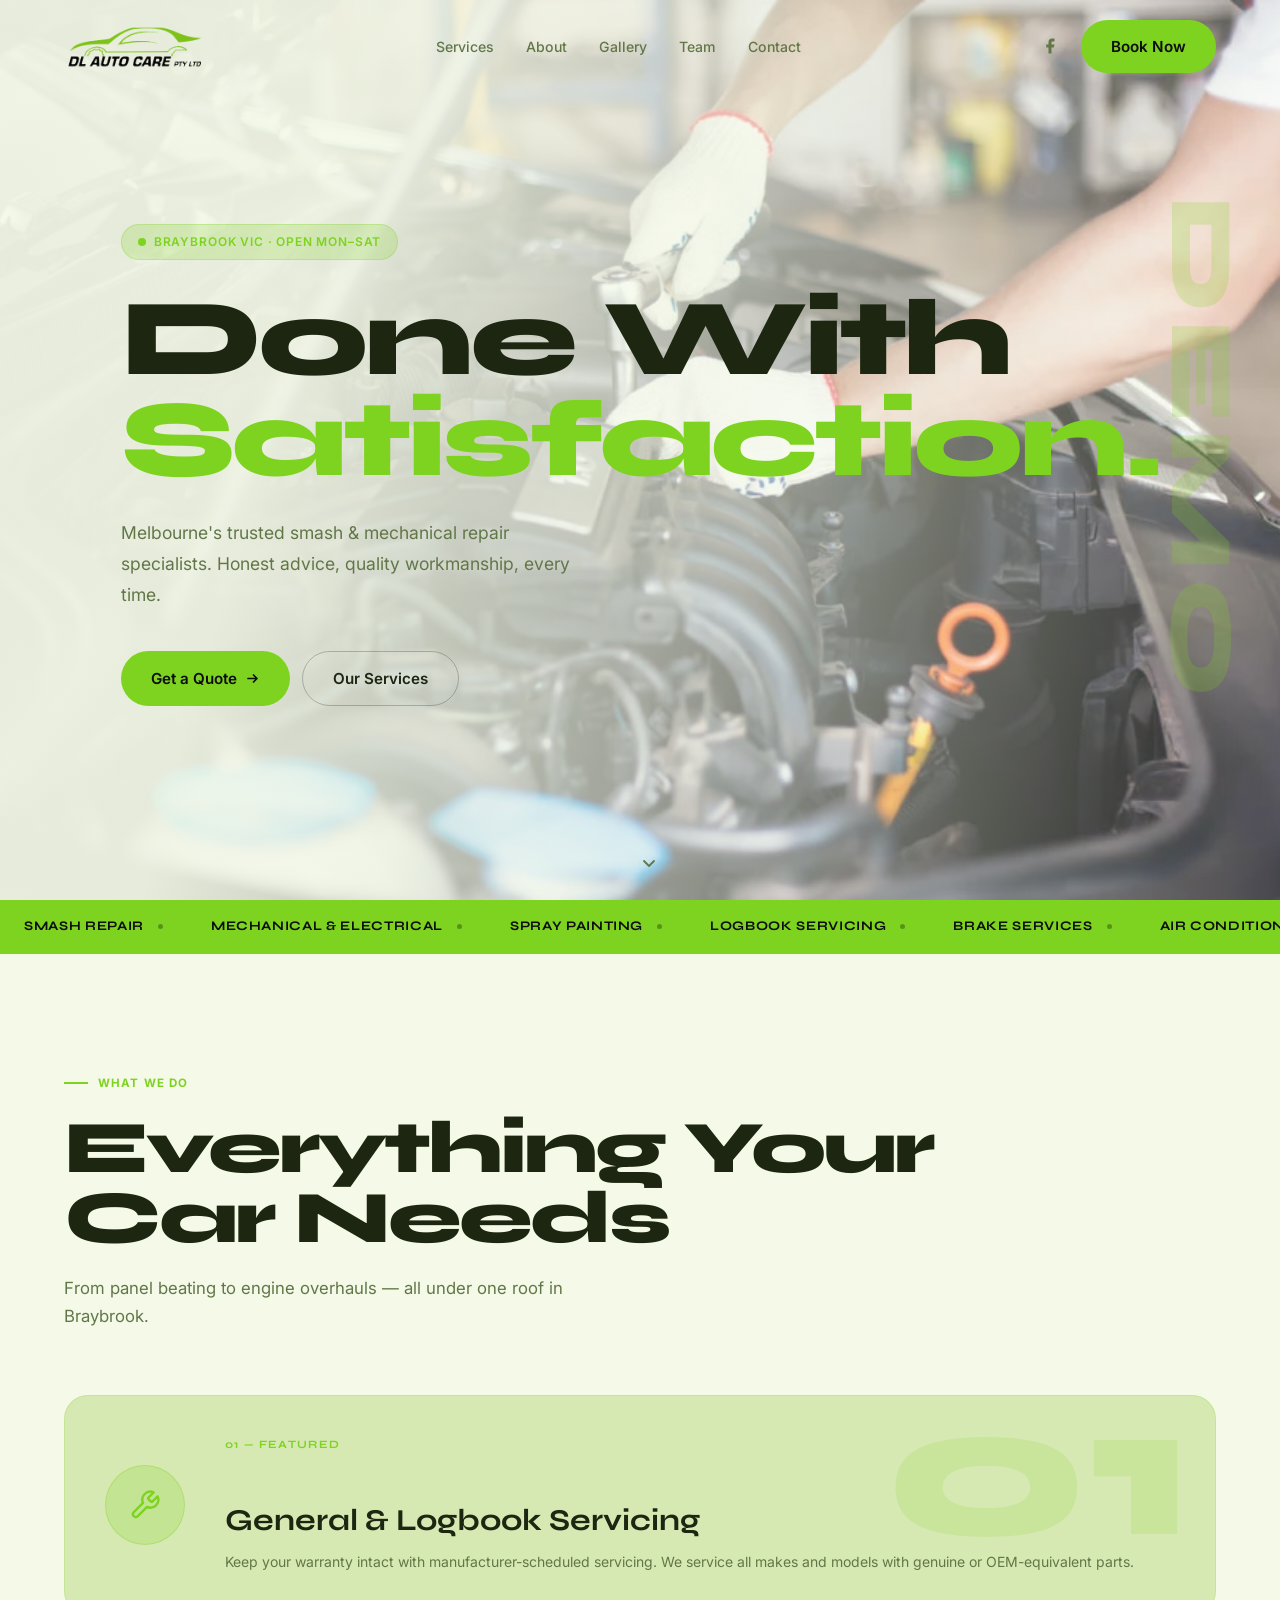
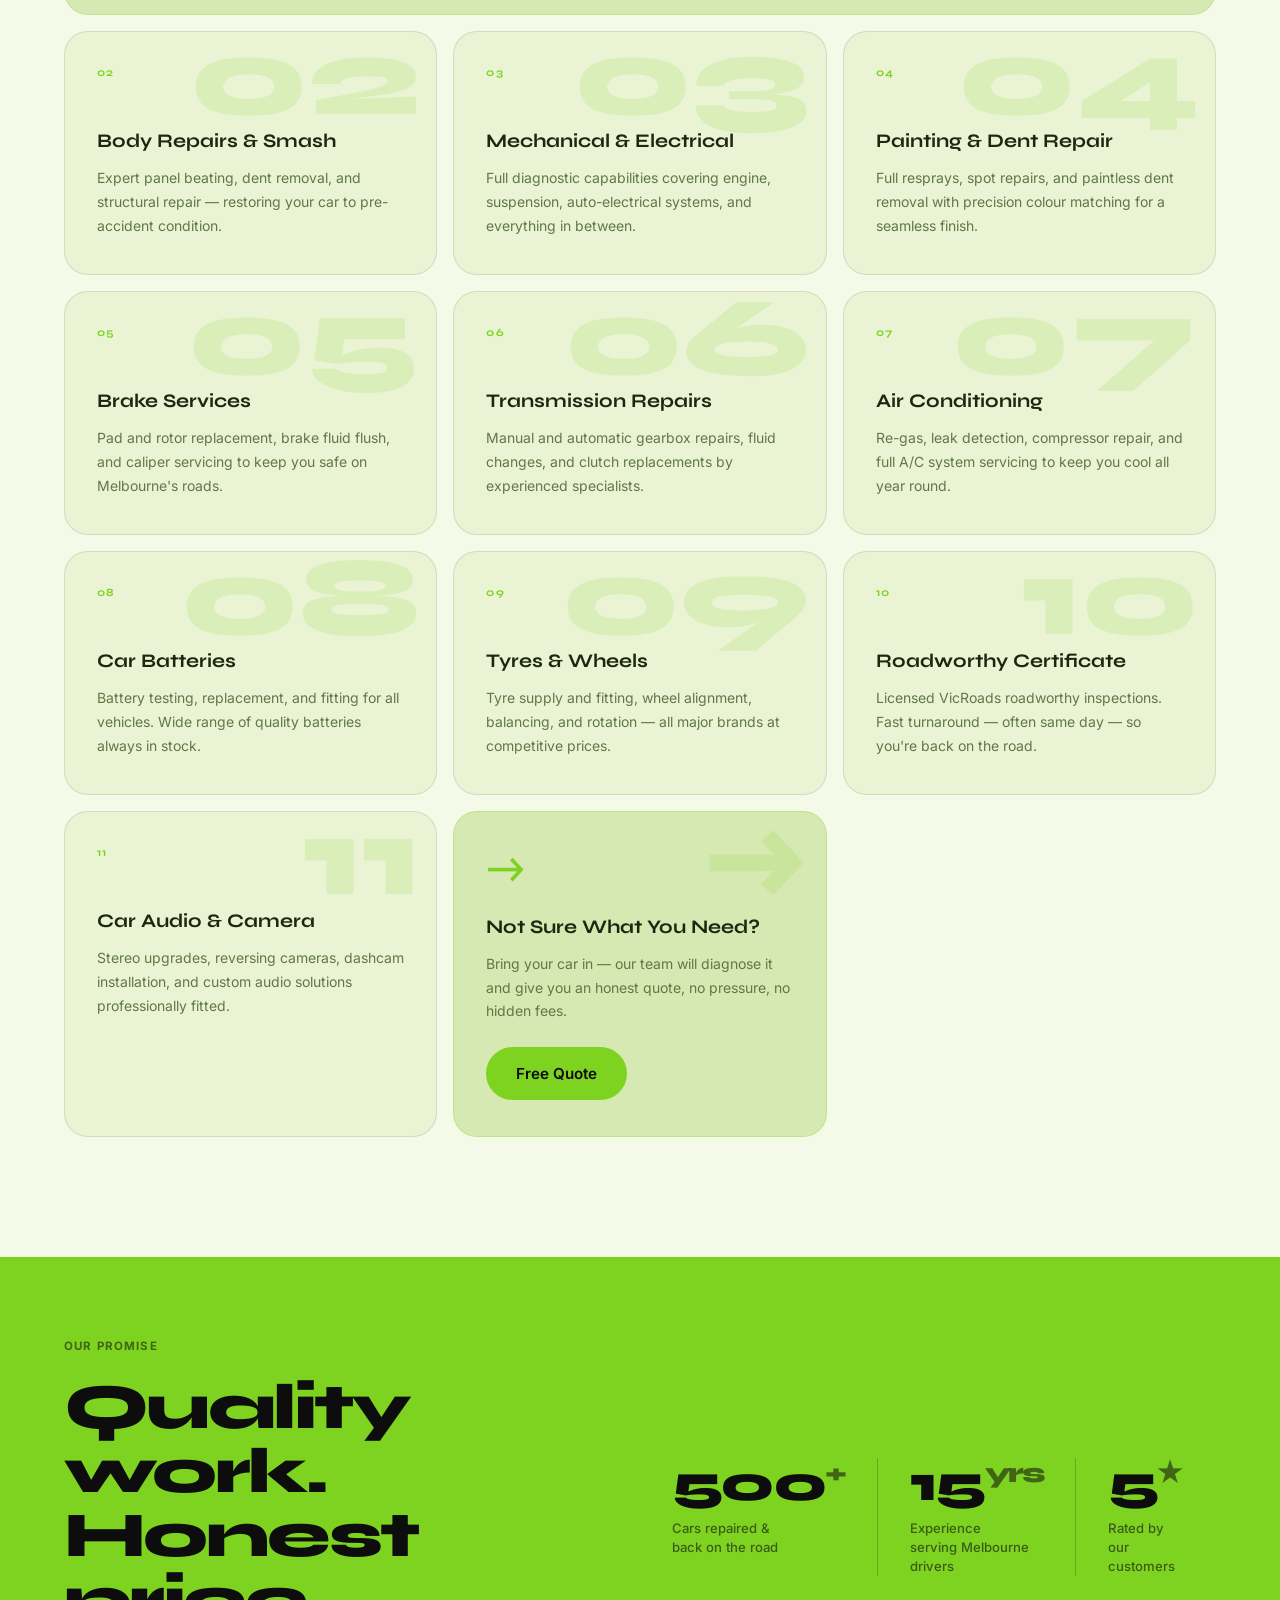
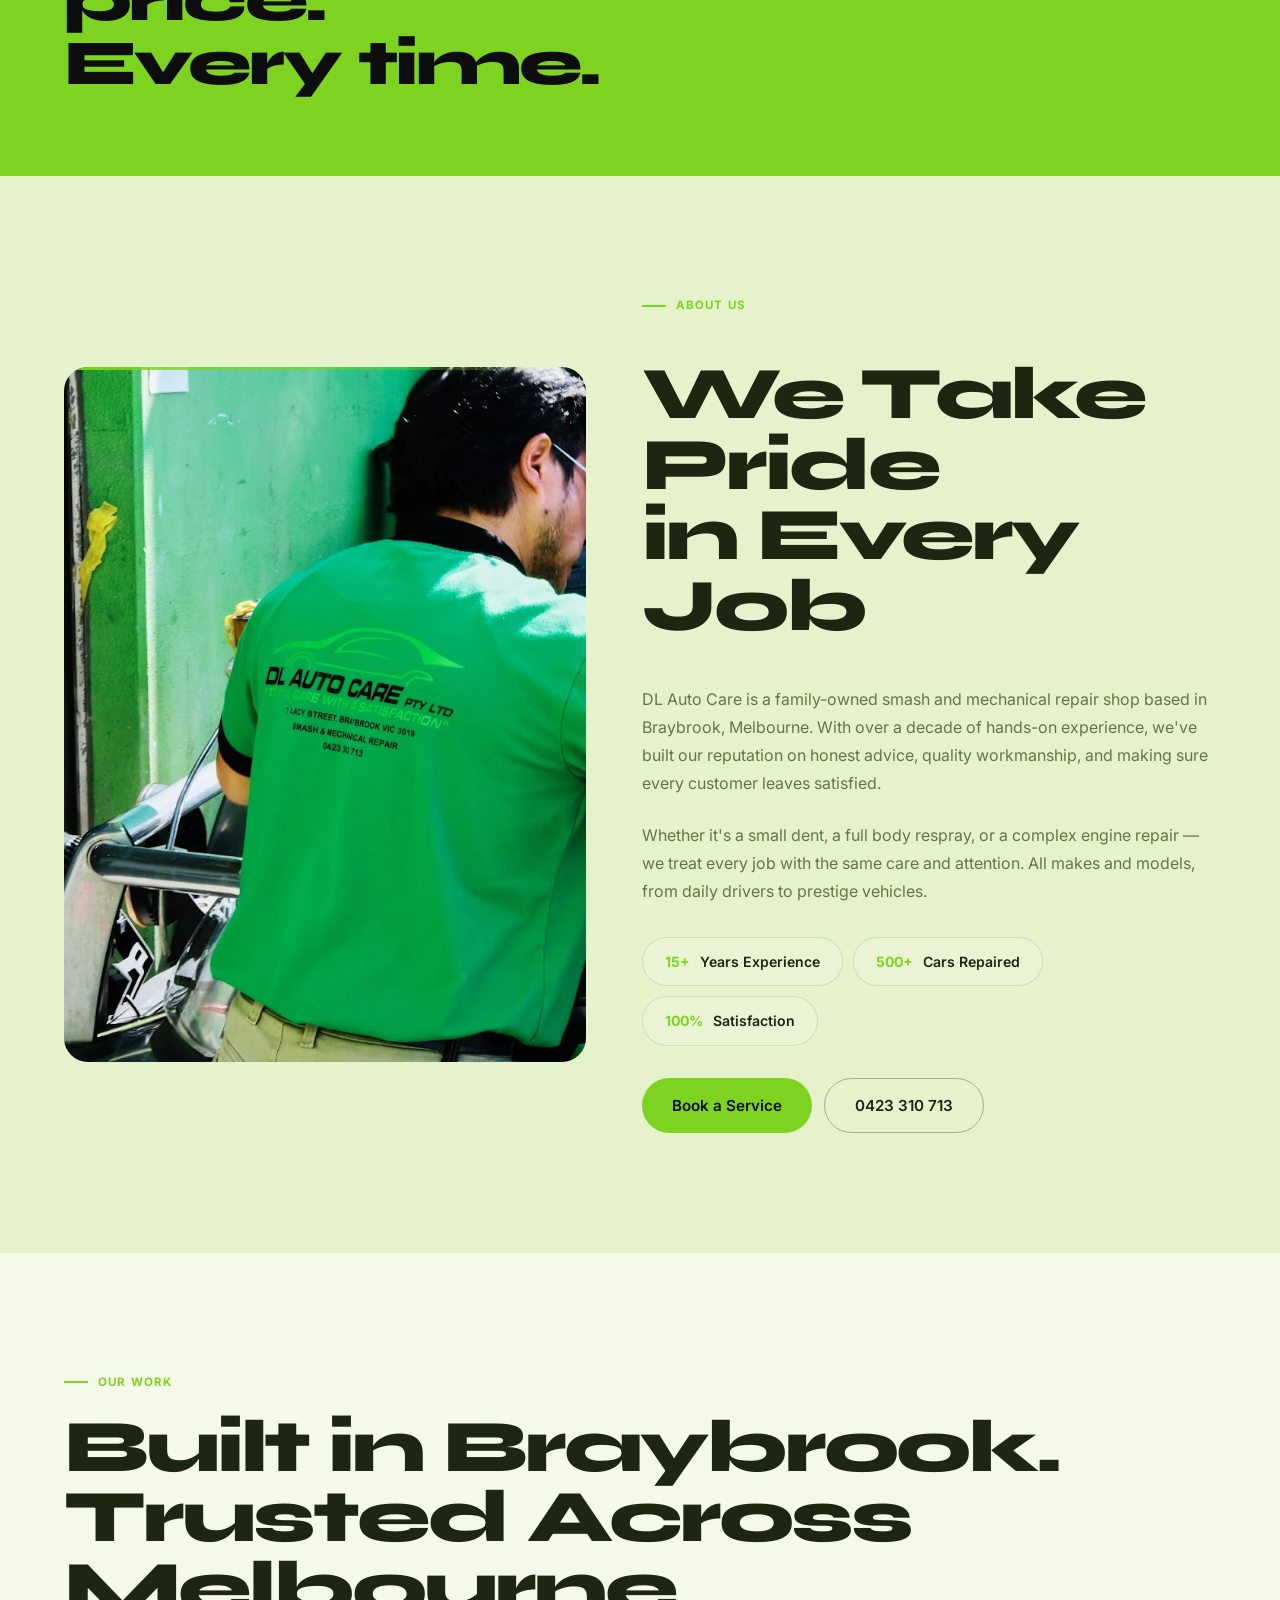
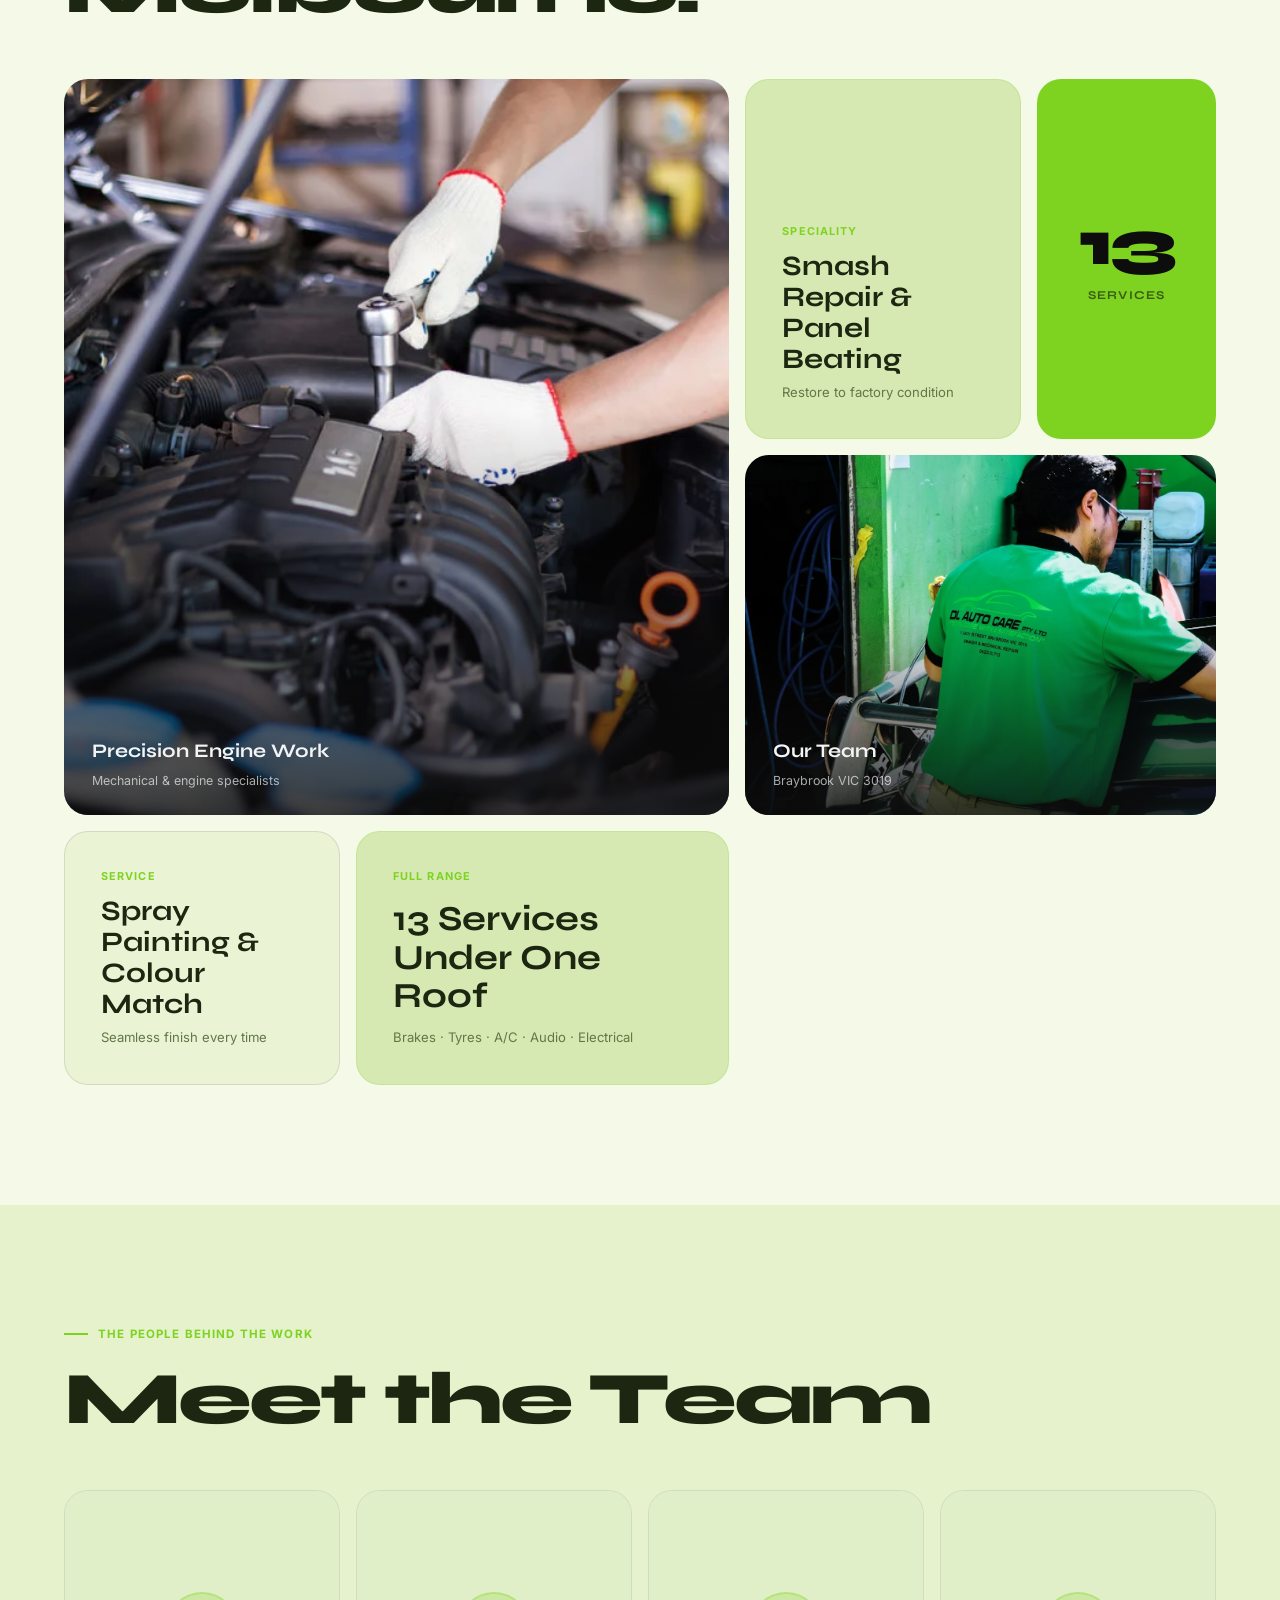
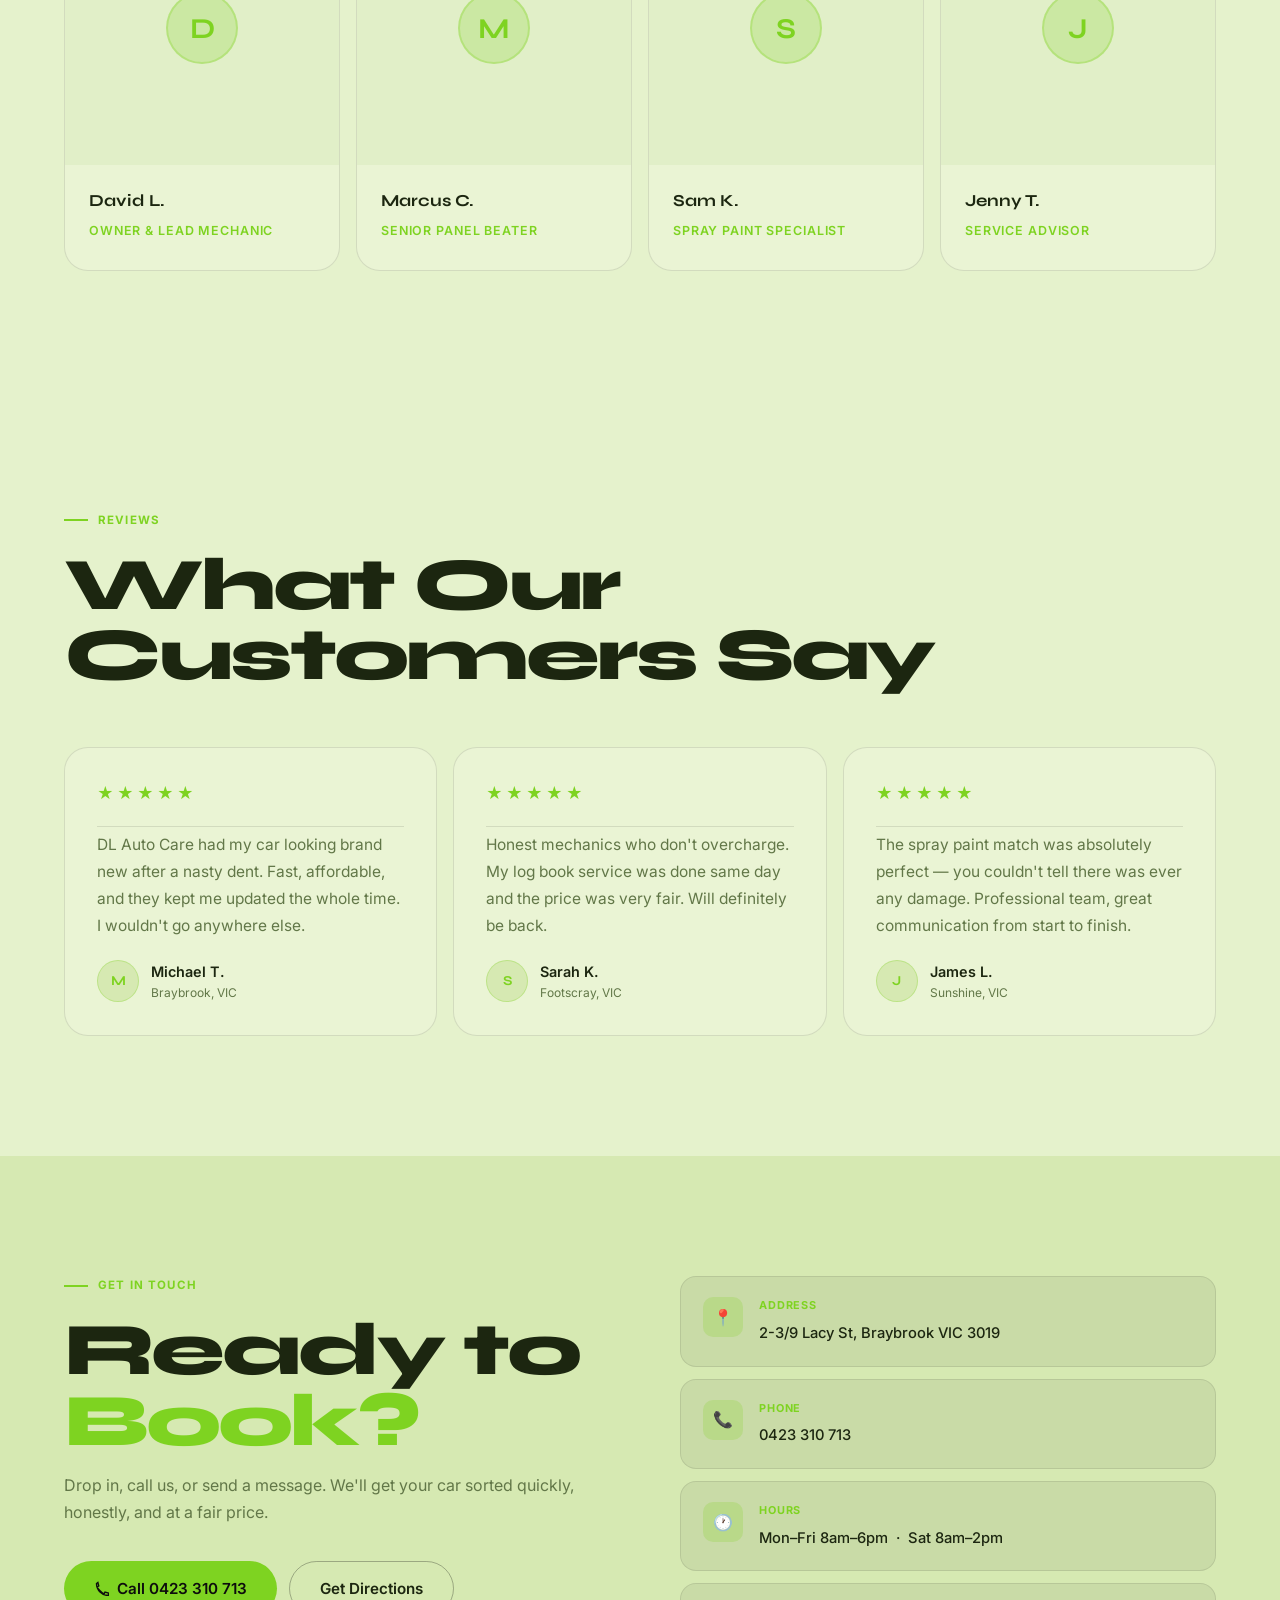
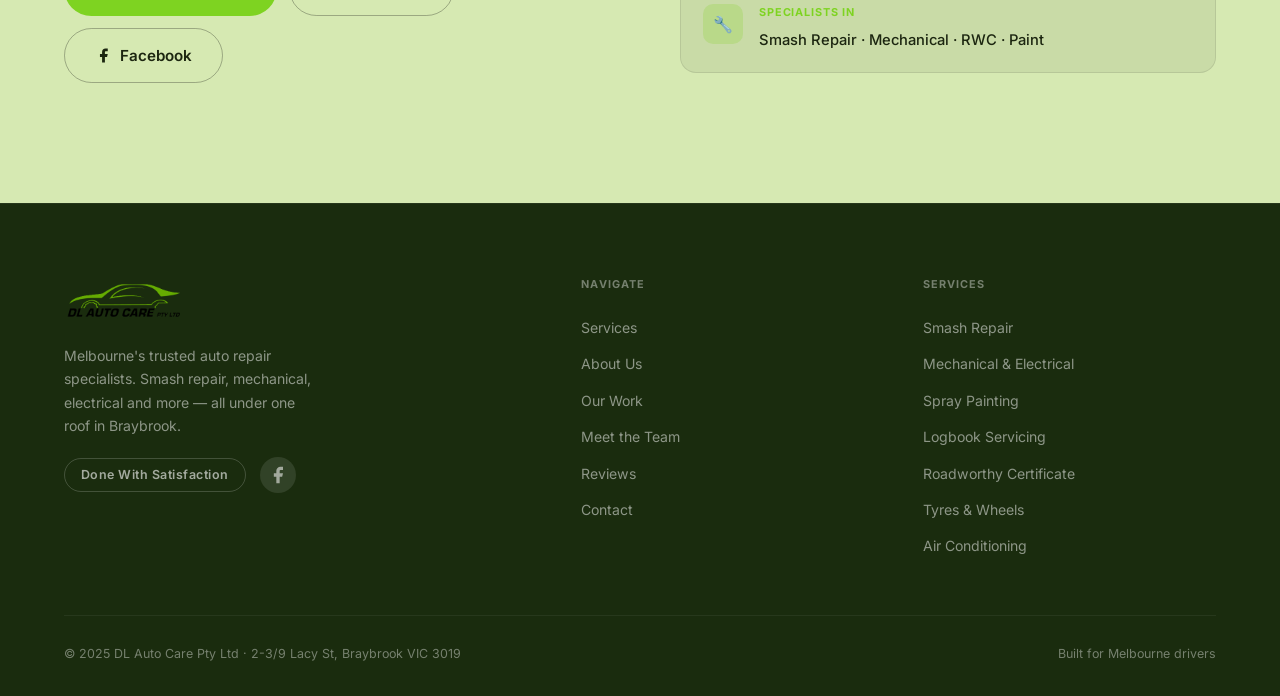
<file: index.html>
<!DOCTYPE html>
<html lang="en">
<head>
  <meta charset="UTF-8">
  <meta name="viewport" content="width=device-width, initial-scale=1.0">
  <meta name="description" content="DL Auto Care Pty Ltd — Smash & Mechanical Repair. 2-3/9 Lacy St, Braybrook VIC 3019. Call 0423 310 713.">
  <meta property="og:title" content="DL Auto Care — Done With Satisfaction">
  <meta property="og:description" content="Melbourne's trusted smash & mechanical repair specialists.">
  <meta property="og:image" content="image2.webp">
  <title>DL Auto Care — Smash &amp; Mechanical Repair, Braybrook VIC</title>
  <link rel="icon" href="DLAUto logo.png">
  <link rel="preconnect" href="https://fonts.googleapis.com">
  <link rel="preconnect" href="https://fonts.gstatic.com" crossorigin>
  <link href="https://fonts.googleapis.com/css2?family=Syne:wght@700;800&family=Inter:wght@400;500;600&display=swap" rel="stylesheet">
  <style>
    /* ── Reset ──────────────────────────────────────────────────── */
    *, *::before, *::after { box-sizing: border-box; margin: 0; padding: 0; }
    img, video { max-width: 100%; height: auto; display: block; }

    /* ── Tokens ─────────────────────────────────────────────────── */
    :root {
      --g:    #7ED321;
      --gd:   #5a9918;
      --gdim: rgba(126,211,33,0.22);
      --bg:   #f4f9e8;   /* bright light green — matches logo */
      --s1:   #eaf4d4;   /* card surface */
      --s2:   #e1efc8;   /* card dark */
      --sg:   #d6e9b2;   /* green-tinted surface */
      --w:    #1c2610;   /* dark text */
      --m:    #627748;   /* muted text */
      --br:   rgba(0,0,0,0.1);
      --r:    24px;
      --rp:   999px;
      --cw:   1200px;
      --gap:  16px;
    }

    /* ── Base ───────────────────────────────────────────────────── */
    html { scroll-behavior: smooth; }
    body { font-family: 'Inter', sans-serif; background: var(--bg); color: var(--w); line-height: 1.65; overflow-x: hidden; }
    a { color: inherit; text-decoration: none; }
    button { font-family: inherit; cursor: pointer; border: none; background: none; }
    .container { max-width: var(--cw); margin-inline: auto; padding-inline: 24px; }

    /* ── Animations ─────────────────────────────────────────────── */
    .animate       { opacity: 0; transform: translateY(30px); transition: opacity .6s ease, transform .6s ease; }
    .animate-left  { opacity: 0; transform: translateX(-40px); transition: opacity .65s ease, transform .65s ease; }
    .animate-right { opacity: 0; transform: translateX(40px);  transition: opacity .65s ease, transform .65s ease; }
    .animate-fade  { opacity: 0; transition: opacity .7s ease; }
    .animate.visible, .animate-left.visible, .animate-right.visible, .animate-fade.visible { opacity: 1; transform: none; }
    .d1 { transition-delay: .08s; } .d2 { transition-delay: .16s; } .d3 { transition-delay: .24s; }
    .d4 { transition-delay: .32s; } .d5 { transition-delay: .40s; } .d6 { transition-delay: .48s; }
    .d7 { transition-delay: .56s; } .d8 { transition-delay: .64s; }

    /* ── Keyframes ──────────────────────────────────────────────── */
    @keyframes heroIn   { from { opacity:0; transform:translateY(24px); } to { opacity:1; transform:none; } }
    @keyframes bounce   { 0%,100% { transform:translateX(-50%) translateY(0); } 50% { transform:translateX(-50%) translateY(10px); } }
    @keyframes marquee  { from { transform:translateX(0); } to { transform:translateX(-50%); } }
    @keyframes pulse    { 0%,100% { opacity:.6; } 50% { opacity:1; } }

    /* ── Buttons ────────────────────────────────────────────────── */
    .btn { display:inline-flex; align-items:center; gap:8px; border-radius:var(--rp); padding:14px 30px; font-size:.95rem; font-weight:600; min-height:48px; transition:all .22s ease; }
    .btn:focus-visible { outline:2px solid var(--g); outline-offset:3px; }
    .btn-primary { background:var(--g); color:#0d0d0d; }
    .btn-primary:hover { background:var(--gd); }
    /* Ghost button: white for dark contexts (hero), dark for light contexts */
    .btn-ghost   { background:transparent; color:#f4f4f4; border:1.5px solid rgba(255,255,255,.35); }
    .btn-ghost:hover { border-color:#f4f4f4; background:rgba(255,255,255,.07); }
    /* Ghost button on light bg sections */
    .about-body .btn-ghost,
    .sec-g .btn-ghost {
      color:var(--w); border-color:rgba(0,0,0,.28);
    }
    .about-body .btn-ghost:hover,
    .sec-g .btn-ghost:hover {
      border-color:var(--w); background:rgba(0,0,0,.05);
    }

    /* ── Pills ──────────────────────────────────────────────────── */
    .pill   { display:inline-flex; align-items:center; gap:6px; border-radius:var(--rp); padding:6px 16px; font-size:.78rem; font-weight:600; letter-spacing:.04em; }
    .p-out  { border:1px solid rgba(255,255,255,.18); color:rgba(255,255,255,.6); }
    .p-grn  { background:var(--gdim); color:var(--g); border:1px solid rgba(126,211,33,.3); }

    /* ── Section base ───────────────────────────────────────────── */
    .sec    { padding-block:120px; }
    .sec-dk { background:#e5f2cc; }
    .sec-g  { background:var(--sg); }

    .eyebrow {
      display:flex; align-items:center; gap:10px;
      font-size:.72rem; font-weight:700; letter-spacing:.1em; text-transform:uppercase; color:var(--g);
      margin-bottom:20px;
    }
    .eyebrow::before { content:''; width:24px; height:2px; background:var(--g); flex-shrink:0; }

    h2.big {
      font-family:'Syne',sans-serif; font-weight:800;
      font-size:clamp(2.4rem, 5.8vw, 5.5rem);
      letter-spacing:-.04em; line-height:.95;
      margin-bottom:20px;
    }
    .sec-intro { font-size:1.05rem; color:var(--m); max-width:500px; line-height:1.7; }

    /* ══ NAV ════════════════════════════════════════════════════ */
    .nav { position:fixed; top:0; left:0; right:0; z-index:200; padding:18px 0; transition:background .3s,backdrop-filter .3s; }
    .nav.scrolled { background:rgba(244,249,232,0.95); backdrop-filter:blur(18px); -webkit-backdrop-filter:blur(18px); border-bottom:1px solid rgba(0,0,0,.08); }
    .nav-inner { display:flex; align-items:center; justify-content:space-between; gap:24px; }
    .nav-logo img { height:57px; width:auto; }
    .nav-links { display:flex; align-items:center; gap:32px; list-style:none; }
    .nav-links a { font-size:.88rem; font-weight:500; color:var(--m); transition:color .2s; }
    .nav-links a:hover { color:var(--w); }
    .nav-right { display:flex; align-items:center; gap:12px; }

    .burger { display:none; flex-direction:column; justify-content:center; align-items:center; gap:5px; width:44px; height:44px; }
    .burger span { display:block; width:22px; height:2px; background:var(--w); border-radius:2px; transition:all .25s; }
    .burger.open span:nth-child(1) { transform:translateY(7px) rotate(45deg); }
    .burger.open span:nth-child(2) { opacity:0; }
    .burger.open span:nth-child(3) { transform:translateY(-7px) rotate(-45deg); }

    .mob-nav { position:fixed; inset:0; z-index:190; background:var(--bg); display:flex; flex-direction:column; align-items:center; justify-content:center; gap:4px; opacity:0; pointer-events:none; transition:opacity .3s; }
    .mob-nav.open { opacity:1; pointer-events:all; }
    .mob-nav a { font-family:'Syne',sans-serif; font-size:clamp(2rem,8vw,3.2rem); font-weight:700; padding:10px 0; color:var(--w); transition:color .2s; }
    .mob-nav a:hover { color:var(--g); }
    .mob-nav-foot { position:absolute; bottom:36px; font-size:.8rem; color:var(--m); }

    /* ══ HERO ════════════════════════════════════════════════════ */
    .hero { position:relative; min-height:100svh; min-height:100vh; display:flex; align-items:center; overflow:hidden; }
    .hero-bg { position:absolute; inset:0; z-index:0; }
    .hero-bg img { width:100%; height:100%; object-fit:cover; object-position:center; }
    /* Light green gradient — left side opaque for readability, fades right so image shows through */
    .hero-bg::after { content:''; position:absolute; inset:0; background:linear-gradient(105deg, rgba(244,249,232,.94) 25%, rgba(244,249,232,.65) 55%, rgba(244,249,232,.1) 100%); }
    .hero-content { position:relative; z-index:2; padding-top:110px; padding-bottom:80px; }

    .hero-ey  { animation:heroIn .6s ease .18s both; margin-bottom:28px; }
    .hero-loc {
      display:inline-flex; align-items:center; gap:8px;
      font-size:.75rem; font-weight:600; letter-spacing:.07em; text-transform:uppercase;
      color:var(--g); background:var(--gdim); border:1px solid rgba(126,211,33,.28);
      border-radius:var(--rp); padding:7px 16px;
    }
    .hero-h1  { font-family:'Syne',sans-serif; font-weight:800; font-size:clamp(2.5rem,8.5vw,7.5rem); letter-spacing:-.04em; line-height:.93; animation:heroIn .65s ease .34s both; margin-bottom:28px; color:var(--w); }
    .hero-h1 em { font-style:normal; color:var(--g); }
    .hero-sub { font-size:clamp(1rem,1.6vw,1.1rem); color:var(--m); max-width:480px; line-height:1.75; margin-bottom:40px; animation:heroIn .65s ease .48s both; }
    .hero-btns { display:flex; flex-wrap:wrap; gap:12px; animation:heroIn .65s ease .6s both; }
    .hero-btns .btn-ghost { color:var(--w); border-color:rgba(0,0,0,.22); }
    .hero-btns .btn-ghost:hover { border-color:var(--w); background:rgba(0,0,0,.05); }

    .scroll-ind { position:absolute; bottom:28px; left:50%; animation:bounce 1.6s ease-in-out infinite; color:var(--m); display:flex; flex-direction:column; align-items:center; gap:4px; font-size:.65rem; letter-spacing:.1em; text-transform:uppercase; }

    /* ══ MARQUEE ═════════════════════════════════════════════════ */
    .mq-wrap { overflow:hidden; background:var(--g); padding-block:16px; }
    .mq-track { display:flex; animation:marquee 24s linear infinite; width:max-content; }
    .mq-item { display:flex; align-items:center; gap:14px; padding-inline:24px; font-family:'Syne',sans-serif; font-weight:700; font-size:.82rem; color:#0d0d0d; white-space:nowrap; letter-spacing:.05em; text-transform:uppercase; }
    .mq-dot { width:5px; height:5px; background:rgba(0,0,0,.3); border-radius:50%; flex-shrink:0; }

    /* ══ SERVICES ════════════════════════════════════════════════ */
    .svc-grid { display:grid; grid-template-columns:repeat(3,1fr); gap:var(--gap); }

    .svc-card {
      background:var(--s1); border-radius:var(--r); padding:32px 32px 36px;
      border:1px solid var(--br); display:flex; flex-direction:column; gap:0;
      transition:border-color .25s,transform .25s,background .25s; position:relative; overflow:hidden;
      min-height:220px;
    }
    .svc-card:hover { border-color:rgba(126,211,33,.5); transform:translateY(-5px); background:var(--sg); }

    /* Giant background number */
    .svc-card::before {
      content:attr(data-n);
      position:absolute; top:-10px; right:16px;
      font-family:'Syne',sans-serif; font-weight:800;
      font-size:7rem; line-height:1; color:rgba(126,211,33,.15);
      pointer-events:none; user-select:none;
    }

    .svc-n { font-family:'Syne',sans-serif; font-size:.7rem; font-weight:700; color:var(--g); letter-spacing:.12em; text-transform:uppercase; margin-bottom:48px; }
    .svc-card h3 { font-family:'Syne',sans-serif; font-size:1.2rem; font-weight:700; line-height:1.15; margin-bottom:14px; }
    .svc-card p  { font-size:.875rem; color:var(--m); line-height:1.7; flex:1; }

    /* Featured wide card */
    .svc-feat {
      grid-column:span 3; background:var(--sg);
      border-color:rgba(126,211,33,.2);
      flex-direction:row; align-items:center; gap:40px; padding:36px 40px;
    }
    .svc-feat::before { font-size:12rem; right:24px; top:-20px; }
    .svc-feat .svc-text { flex:1; }
    .svc-feat h3 { font-size:clamp(1.3rem,2.5vw,1.9rem); margin-bottom:12px; }
    .svc-feat-badge {
      width:80px; height:80px; flex-shrink:0;
      background:var(--gdim); border-radius:50%; display:flex; align-items:center; justify-content:center;
      font-size:2rem; border:1px solid rgba(126,211,33,.3);
    }
    /* CTA card */
    .svc-cta { background:var(--sg); border-color:rgba(126,211,33,.25); justify-content:space-between; }
    .svc-cta .svc-arrow { font-family:'Syne',sans-serif; font-size:3rem; color:var(--g); line-height:1; margin-bottom:24px; }

    /* ══ STATEMENT BAND ═════════════════════════════════════════ */
    .statement-band {
      background: var(--g);
      padding-block: 80px;
    }
    .statement-inner {
      display: grid;
      grid-template-columns: 1fr 1fr;
      gap: 64px;
      align-items: center;
    }
    .statement-tag {
      font-size: .72rem; font-weight: 700; letter-spacing: .1em; text-transform: uppercase;
      color: rgba(13,13,13,.55); margin-bottom: 20px;
    }
    .statement-h {
      font-family: 'Syne', sans-serif; font-weight: 800;
      font-size: clamp(2.2rem, 5vw, 4.2rem);
      letter-spacing: -.04em; line-height: 1.0;
      color: #0d0d0d;
    }
    .statement-right {
      display: grid;
      grid-template-columns: repeat(3,1fr);
      gap: 0;
    }
    .statement-stat {
      display: flex;
      flex-direction: column;
      gap: 10px;
      padding: 0 32px;
      border-left: 1px solid rgba(13,13,13,.2);
    }
    .statement-stat:first-child { border-left: none; padding-left: 0; }
    .statement-num {
      font-family: 'Syne', sans-serif; font-weight: 800;
      font-size: clamp(2rem, 4vw, 3.8rem);
      color: #0d0d0d; letter-spacing: -.05em; line-height: 1;
    }
    .statement-num em { font-style: normal; font-size: .55em; color: rgba(13,13,13,.55); vertical-align: super; }
    .statement-stat p { font-size: .82rem; font-weight: 500; color: rgba(13,13,13,.6); line-height: 1.45; max-width: 120px; }

    @media (max-width: 768px) {
      .statement-inner { grid-template-columns: 1fr; gap: 40px; }
      .statement-band { padding-block: 56px; }
      .statement-right { grid-template-columns: repeat(3,1fr); gap: 0; }
      .statement-stat { padding: 0 16px; }
      .statement-stat:first-child { padding-left: 0; }
    }

    /* ══ ABOUT ═══════════════════════════════════════════════════ */
    .about-grid { display:grid; grid-template-columns:1fr 1.1fr; gap:56px; align-items:center; }

    .about-img {
      position:relative; border-radius:var(--r); overflow:hidden;
      aspect-ratio:3/4;
    }
    .about-img img { width:100%; height:100%; object-fit:cover; object-position:center top; transition:transform .5s ease; }
    .about-img:hover img { transform:scale(1.04); }
    /* green top accent */
    .about-img::after {
      content:''; position:absolute; top:0; left:0; right:0; height:3px;
      background:linear-gradient(to right, var(--g), transparent);
    }

    .about-body { display:flex; flex-direction:column; gap:24px; }
    .about-body p { color:var(--m); font-size:1rem; line-height:1.75; }

    .stats { display:flex; flex-wrap:wrap; gap:10px; margin-top:8px; }
    .stat {
      background:var(--s1); border:1px solid var(--br); border-radius:var(--rp);
      padding:12px 22px; font-size:.88rem; font-weight:600;
    }
    .stat strong { color:var(--g); margin-right:6px; }

    /* ══ BENTO ═══════════════════════════════════════════════════ */
    .bento { display:grid; grid-template-columns:repeat(12,1fr); grid-template-rows:360px 360px; gap:var(--gap); }

    .bento-cell { border-radius:var(--r); overflow:hidden; position:relative; }
    .bento-cell img { width:100%; height:100%; object-fit:cover; transition:transform .45s ease; }
    .bento-cell:hover img { transform:scale(1.05); }
    .bento-overlay { position:absolute; inset:0; background:linear-gradient(to top,rgba(13,13,13,.8) 0%,transparent 55%); }
    .bento-cap { position:absolute; bottom:0; left:0; right:0; padding:24px 28px; z-index:2; }
    .bento-cap h3 { font-family:'Syne',sans-serif; font-size:1.2rem; font-weight:700; color:#f4f4f4; }
    .bento-cap p  { font-size:.78rem; color:rgba(255,255,255,.65); margin-top:4px; }

    /* span helpers */
    .c8 { grid-column:span 8; }
    .c7 { grid-column:span 7; }
    .c6 { grid-column:span 6; }
    .c5 { grid-column:span 5; }
    .c4 { grid-column:span 4; }
    .c3 { grid-column:span 3; }
    .c2 { grid-column:span 2; }
    .r2 { grid-row:span 2; }

    /* Text bento cells */
    .bento-txt {
      display:flex; flex-direction:column; justify-content:flex-end; padding:36px;
      background:var(--s1); border:1px solid var(--br); border-radius:var(--r);
    }
    .bento-txt.grn { background:var(--sg); border-color:rgba(126,211,33,.2); }
    .bento-lbl { font-size:.68rem; font-weight:700; letter-spacing:.1em; text-transform:uppercase; color:var(--g); margin-bottom:10px; }
    .bento-txt h3 { font-family:'Syne',sans-serif; font-weight:700; font-size:clamp(1rem,2vw,1.5rem); line-height:1.15; }
    .bento-txt p  { font-size:.82rem; color:var(--m); margin-top:8px; line-height:1.5; }

    /* Big number cell */
    .bento-num {
      display:flex; flex-direction:column; justify-content:center; align-items:center;
      background:var(--g); border-radius:var(--r); padding:32px;
    }
    .bento-num span { font-family:'Syne',sans-serif; font-weight:800; font-size:clamp(2.5rem,5vw,4.5rem); color:#0d0d0d; line-height:1; letter-spacing:-.05em; }
    .bento-num p { font-family:'Syne',sans-serif; font-weight:700; font-size:.75rem; color:rgba(13,13,13,.6); text-transform:uppercase; letter-spacing:.1em; margin-top:10px; }

    /* ══ TESTIMONIALS ════════════════════════════════════════════ */
    .testi-track { display:grid; grid-template-columns:repeat(3,1fr); gap:var(--gap); }
    .testi-card {
      background:var(--s1); border-radius:var(--r); padding:32px;
      border:1px solid var(--br); display:flex; flex-direction:column; gap:20px;
      transition:border-color .25s;
    }
    .testi-card:hover { border-color:rgba(126,211,33,.4); }
    .stars { display:flex; gap:3px; }
    .stars span { color:var(--g); font-size:1rem; }
    .testi-q {
      font-size:.97rem; color:var(--m); line-height:1.75; flex:1;
      padding-top:4px; border-top:1px solid var(--br);
    }
    .testi-auth { display:flex; align-items:center; gap:12px; }
    .testi-av {
      width:42px; height:42px; border-radius:50%; flex-shrink:0;
      background:var(--sg); border:1.5px solid rgba(126,211,33,.3);
      display:flex; align-items:center; justify-content:center;
      font-family:'Syne',sans-serif; font-size:.85rem; font-weight:700; color:var(--g);
    }
    .testi-name { font-weight:600; font-size:.9rem; }
    .testi-loc  { font-size:.75rem; color:var(--m); }

    /* ══ TEAM ════════════════════════════════════════════════════ */
    .team-grid { display:grid; grid-template-columns:repeat(4,1fr); gap:var(--gap); }
    .team-card {
      background:var(--s1); border-radius:var(--r); border:1px solid var(--br);
      overflow:hidden; transition:border-color .25s, transform .25s;
    }
    .team-card:hover { border-color:rgba(126,211,33,.5); transform:translateY(-5px); }
    .team-photo {
      aspect-ratio:1/1; overflow:hidden; background:var(--s2);
      display:flex; align-items:center; justify-content:center;
    }
    .team-photo img { width:100%; height:100%; object-fit:cover; object-position:center top; }
    .team-av {
      width:72px; height:72px; border-radius:50%;
      background:var(--gdim); border:2px solid rgba(126,211,33,.3);
      display:flex; align-items:center; justify-content:center;
      font-family:'Syne',sans-serif; font-size:1.8rem; font-weight:700; color:var(--g);
    }
    .team-info { padding:22px 24px 28px; }
    .team-name { font-family:'Syne',sans-serif; font-size:1.05rem; font-weight:700; margin-bottom:6px; }
    .team-role { font-size:.78rem; color:var(--g); font-weight:600; text-transform:uppercase; letter-spacing:.07em; }

    /* ══ CONTACT ═════════════════════════════════════════════════ */
    .contact-wrap { display:grid; grid-template-columns:1fr 1fr; gap:80px; align-items:start; }
    .contact-wrap .eyebrow { margin-bottom:20px; }
    .contact-wrap h2.big { margin-bottom:16px; }
    .contact-wrap h2.big em { font-style:normal; color:var(--g); }
    .contact-sub { color:var(--m); font-size:1rem; margin-bottom:36px; }
    .contact-btns { display:flex; flex-wrap:wrap; gap:12px; }

    .contact-cards { display:flex; flex-direction:column; gap:12px; }
    .contact-card {
      display:flex; align-items:flex-start; gap:16px;
      background:rgba(0,0,0,0.06); border-radius:16px; padding:20px 22px;
      border:1px solid rgba(0,0,0,.09);
    }
    .cc-icon { width:40px; height:40px; background:var(--gdim); border-radius:10px; display:flex; align-items:center; justify-content:center; flex-shrink:0; font-size:1rem; }
    .cc-body strong { display:block; font-size:.68rem; font-weight:700; color:var(--g); letter-spacing:.08em; text-transform:uppercase; margin-bottom:4px; }
    .cc-body span { font-size:.92rem; font-weight:500; }

    /* ══ FOOTER ══════════════════════════════════════════════════ */
    .footer { background:#1a2c0e; border-top:1px solid rgba(255,255,255,.06); padding-top:72px; padding-bottom:32px; }
    .foot-grid { display:grid; grid-template-columns:1.6fr 1fr 1fr; gap:48px; margin-bottom:56px; }
    .foot-brand img { height:48px; margin-bottom:20px; }
    .foot-brand p { font-size:.88rem; color:rgba(255,255,255,.5); max-width:260px; line-height:1.65; }
    .foot-brand-tag { margin-top:20px; }
    .foot-col h4 { font-size:.68rem; font-weight:700; color:rgba(255,255,255,.4); letter-spacing:.1em; text-transform:uppercase; margin-bottom:20px; }
    .foot-col ul { list-style:none; display:flex; flex-direction:column; gap:10px; }
    .foot-col ul a { font-size:.88rem; color:rgba(255,255,255,.5); transition:color .2s; }
    .foot-col ul a:hover { color:var(--g); }
    .nav-fb { display:inline-flex; align-items:center; justify-content:center; width:38px; height:38px; border-radius:50%; color:var(--m); transition:color .2s,background .2s; }
    .nav-fb:hover { color:var(--g); background:var(--gdim); }

    .foot-social { display:inline-flex; align-items:center; justify-content:center; width:36px; height:36px; border-radius:50%; background:rgba(255,255,255,.1); color:rgba(255,255,255,.55); transition:background .2s,color .2s; flex-shrink:0; }
    .foot-social:hover { background:var(--g); color:#0d0d0d; }

    /* ── Back to top ─────────────────────────────────────────────── */
    .back-top { position:fixed; bottom:28px; right:28px; z-index:300; width:44px; height:44px; border-radius:50%; background:var(--g); color:#0d0d0d; display:flex; align-items:center; justify-content:center; box-shadow:0 4px 16px rgba(0,0,0,.15); opacity:0; pointer-events:none; transform:translateY(12px); transition:opacity .3s,transform .3s; }
    .back-top.show { opacity:1; pointer-events:all; transform:translateY(0); }
    .back-top:hover { background:var(--gd); }
    .foot-bar { display:flex; align-items:center; justify-content:space-between; flex-wrap:wrap; gap:12px; padding-top:28px; border-top:1px solid rgba(255,255,255,.06); font-size:.78rem; color:rgba(255,255,255,.4); }

    /* ══ DEMO BADGE ══════════════════════════════════════════════ */
    .demo-badge {
      position: fixed;
      right: 0;
      top: 50%;
      transform: translateY(-50%);
      writing-mode: vertical-lr;
      font-family: 'Syne', sans-serif;
      font-weight: 800;
      font-size: clamp(3.5rem, 7vw, 6.5rem);
      letter-spacing: .08em;
      color: rgba(126,211,33,0.22);
      pointer-events: none;
      z-index: 9999;
      user-select: none;
      padding: 0 6px;
    }

    /* ══ RESPONSIVE ══════════════════════════════════════════════ */
    @media (max-width:1024px) {
      .bento { grid-template-columns:repeat(6,1fr); grid-template-rows:300px 300px 300px; }
      .c8,.c7 { grid-column:span 6; }
      .c5 { grid-column:span 3; }
      .c4 { grid-column:span 3; }
      .c3 { grid-column:span 3; }
      .c2 { grid-column:span 3; }
      .r2 { grid-row:span 1; }
    }
    @media (max-width:900px) {
      .svc-grid { grid-template-columns:repeat(2,1fr); }
      .svc-feat { grid-column:span 2; padding:28px 32px; gap:24px; }
      .about-grid { grid-template-columns:1fr; }
      .about-img { aspect-ratio:16/9; }
      .contact-wrap { grid-template-columns:1fr; gap:48px; }
      .foot-grid { grid-template-columns:1fr 1fr; }
      .team-grid { grid-template-columns:repeat(2,1fr); }
    }
    @media (max-width:768px) {
      .nav-links, .nav-right .btn { display:none; }
      .burger { display:flex; }
      .testi-track {
        grid-template-columns:1fr;
        display:flex; overflow-x:auto; scroll-snap-type:x mandatory;
        -webkit-overflow-scrolling:touch; scrollbar-width:none; gap:var(--gap);
      }
      .testi-track::-webkit-scrollbar { display:none; }
      .testi-card { flex:0 0 82vw; scroll-snap-align:start; }
      .bento { grid-template-columns:1fr; grid-template-rows:none; }
      .bento-cell, .bento-txt, .bento-num { grid-column:span 1 !important; grid-row:span 1 !important; height:280px; }
      .bento-num { height:200px; }
      .foot-grid { grid-template-columns:1fr; }
      .foot-bar { flex-direction:column; text-align:center; }
      .sec { padding-block:72px; }
      .demo-badge { font-size: clamp(2rem, 6vw, 3.5rem); }
    }
    @media (max-width:640px) {
      .svc-grid { grid-template-columns:1fr; }
      .svc-feat { grid-column:span 1; flex-direction:column; }
      .svc-feat-badge { display:none; }
    }
    @media (max-width:480px) {
      .hero-btns { flex-direction:column; }
      .hero-btns .btn { width:100%; justify-content:center; }
      .stats { flex-direction:column; }
      .contact-btns { flex-direction:column; }
      .contact-btns .btn { width:100%; justify-content:center; }
    }

    /* ── Booking Modal ─────────────────────────────────────────── */
    .booking-overlay { position:fixed; inset:0; z-index:500; background:rgba(0,0,0,.72); display:flex; align-items:center; justify-content:center; padding:0; opacity:0; visibility:hidden; transition:opacity .3s ease,visibility .3s ease; }
    .booking-overlay.open { opacity:1; visibility:visible; }
    .booking-box { background:#fff; border-radius:0; width:min(960px,100vw); height:100vh; height:100dvh; display:flex; flex-direction:column; overflow:hidden; transform:translateY(16px); transition:transform .3s ease; }
    @media (min-width:640px) { .booking-overlay { padding:24px; } .booking-box { border-radius:20px; height:calc(100dvh - 48px); } }
    .booking-overlay.open .booking-box { transform:translateY(0); }
    .booking-header { display:flex; align-items:flex-start; justify-content:space-between; padding:20px 24px 16px; border-bottom:1px solid rgba(0,0,0,.08); flex-shrink:0; }
    .booking-header-text h3 { font-size:1.15rem; font-weight:700; color:#111; margin-bottom:4px; }
    .booking-header-text p { font-size:.82rem; color:#777; margin:0; }
    .booking-close { width:36px; height:36px; border-radius:50%; background:rgba(0,0,0,.08); border:none; cursor:pointer; display:flex; align-items:center; justify-content:center; color:#555; transition:background .2s; flex-shrink:0; margin-left:16px; }
    .booking-close:hover { background:rgba(0,0,0,.18); }
    .booking-iframe { flex:1; min-height:0; width:100%; border:none; display:block; }
  </style>
</head>
<body>

<!-- DEMO watermark — fixed right edge -->
<div class="demo-badge" aria-hidden="true">DEMO</div>

<!-- ═══ NAV ══════════════════════════════════════════════════════ -->
<nav class="nav" id="nav">
  <div class="container nav-inner">
    <a href="#" class="nav-logo" aria-label="DL Auto Care home">
      <img src="DLAUto logo.png" alt="DL Auto Care">
    </a>
    <ul class="nav-links">
      <li><a href="#services">Services</a></li>
      <li><a href="#about">About</a></li>
      <li><a href="#gallery">Gallery</a></li>
      <li><a href="#team">Team</a></li>
      <li><a href="#contact">Contact</a></li>
    </ul>
    <div class="nav-right">
      <a href="https://www.facebook.com/dlautocare" target="_blank" rel="noopener" class="nav-fb" aria-label="DL Auto Care on Facebook">
        <svg width="18" height="18" viewBox="0 0 24 24" fill="currentColor" aria-hidden="true"><path d="M18 2h-3a5 5 0 0 0-5 5v3H7v4h3v8h4v-8h3l1-4h-4V7a1 1 0 0 1 1-1h3z"/></svg>
      </a>
      <a href="#" class="btn btn-primary open-booking">Book Now</a>
      <button class="burger" id="burger" aria-label="Open menu" aria-expanded="false">
        <span></span><span></span><span></span>
      </button>
    </div>
  </div>
</nav>

<div class="mob-nav" id="mobNav">
  <a href="#services" class="mob-link">Services</a>
  <a href="#about"    class="mob-link">About</a>
  <a href="#gallery"  class="mob-link">Gallery</a>
  <a href="#team"     class="mob-link">Team</a>
  <a href="#contact"  class="mob-link">Contact</a>
  <a href="#" class="mob-link btn btn-primary open-booking" style="margin-top:20px;font-size:1.4rem;">Book Now</a>
  <span class="mob-nav-foot">DL Auto Care · 0423 310 713</span>
</div>

<main>

<!-- ═══ HERO ═════════════════════════════════════════════════════ -->
<section class="hero">
  <div class="hero-bg" aria-hidden="true">
    <img src="image1.webp" alt="" fetchpriority="high">
  </div>
  <div class="container hero-content">

    <div class="hero-ey">
      <span class="hero-loc">
        <svg width="8" height="8"><circle cx="4" cy="4" r="4" fill="#7ED321"/></svg>
        Braybrook VIC · Open Mon–Sat
      </span>
    </div>

    <h1 class="hero-h1">Done With<br><em>Satisfaction.</em></h1>

    <p class="hero-sub">Melbourne's trusted smash &amp; mechanical repair specialists. Honest advice, quality workmanship, every time.</p>

    <div class="hero-btns">
      <a href="#" class="btn btn-primary open-booking">
        Get a Quote
        <svg width="15" height="15" fill="none" viewBox="0 0 15 15"><path d="M3 7.5h9M8.5 4l3.5 3.5L8.5 11" stroke="currentColor" stroke-width="1.7" stroke-linecap="round" stroke-linejoin="round"/></svg>
      </a>
      <a href="#services" class="btn btn-ghost">Our Services</a>
    </div>

  </div>
  <div class="scroll-ind" aria-hidden="true">
    <svg width="18" height="18" fill="none" viewBox="0 0 18 18"><path d="M4 7l5 5 5-5" stroke="currentColor" stroke-width="1.8" stroke-linecap="round" stroke-linejoin="round"/></svg>
  </div>
</section>

<!-- ═══ MARQUEE ═══════════════════════════════════════════════════ -->
<div class="mq-wrap" aria-hidden="true">
  <div class="mq-track">
    <span class="mq-item">Smash Repair<span class="mq-dot"></span></span>
    <span class="mq-item">Mechanical &amp; Electrical<span class="mq-dot"></span></span>
    <span class="mq-item">Spray Painting<span class="mq-dot"></span></span>
    <span class="mq-item">Logbook Servicing<span class="mq-dot"></span></span>
    <span class="mq-item">Brake Services<span class="mq-dot"></span></span>
    <span class="mq-item">Air Conditioning<span class="mq-dot"></span></span>
    <span class="mq-item">Roadworthy Certificate<span class="mq-dot"></span></span>
    <span class="mq-item">Tyres &amp; Wheels<span class="mq-dot"></span></span>
    <span class="mq-item">Transmission Repairs<span class="mq-dot"></span></span>
    <span class="mq-item">Car Audio &amp; Camera<span class="mq-dot"></span></span>
    <!-- duplicate for seamless loop -->
    <span class="mq-item">Smash Repair<span class="mq-dot"></span></span>
    <span class="mq-item">Mechanical &amp; Electrical<span class="mq-dot"></span></span>
    <span class="mq-item">Spray Painting<span class="mq-dot"></span></span>
    <span class="mq-item">Logbook Servicing<span class="mq-dot"></span></span>
    <span class="mq-item">Brake Services<span class="mq-dot"></span></span>
    <span class="mq-item">Air Conditioning<span class="mq-dot"></span></span>
    <span class="mq-item">Roadworthy Certificate<span class="mq-dot"></span></span>
    <span class="mq-item">Tyres &amp; Wheels<span class="mq-dot"></span></span>
    <span class="mq-item">Transmission Repairs<span class="mq-dot"></span></span>
    <span class="mq-item">Car Audio &amp; Camera<span class="mq-dot"></span></span>
  </div>
</div>

<!-- ═══ SERVICES ══════════════════════════════════════════════════ -->
<section class="sec" id="services">
  <div class="container">
    <div style="margin-bottom:64px;">
      <div class="eyebrow animate">What We Do</div>
      <h2 class="big animate d1">Everything Your<br>Car Needs</h2>
      <p class="sec-intro animate d2">From panel beating to engine overhauls — all under one roof in Braybrook.</p>
    </div>

    <div class="svc-grid">

      <div class="svc-card svc-feat animate d1" data-n="01">
        <div class="svc-feat-badge">
          <svg width="32" height="32" viewBox="0 0 24 24" fill="none" stroke="#7ED321" stroke-width="1.8" stroke-linecap="round" stroke-linejoin="round"><path d="M14.7 6.3a1 1 0 0 0 0 1.4l1.6 1.6a1 1 0 0 0 1.4 0l3.77-3.77a6 6 0 0 1-7.94 7.94l-6.91 6.91a2.12 2.12 0 0 1-3-3l6.91-6.91a6 6 0 0 1 7.94-7.94l-3.76 3.76z"/></svg>
        </div>
        <div class="svc-text">
          <div class="svc-n">01 — Featured</div>
          <h3>General &amp; Logbook Servicing</h3>
          <p>Keep your warranty intact with manufacturer-scheduled servicing. We service all makes and models with genuine or OEM-equivalent parts.</p>
        </div>
      </div>

      <div class="svc-card animate d1" data-n="02">
        <div class="svc-n">02</div>
        <h3>Body Repairs &amp; Smash</h3>
        <p>Expert panel beating, dent removal, and structural repair — restoring your car to pre-accident condition.</p>
      </div>

      <div class="svc-card animate d2" data-n="03">
        <div class="svc-n">03</div>
        <h3>Mechanical &amp; Electrical</h3>
        <p>Full diagnostic capabilities covering engine, suspension, auto-electrical systems, and everything in between.</p>
      </div>

      <div class="svc-card animate d3" data-n="04">
        <div class="svc-n">04</div>
        <h3>Painting &amp; Dent Repair</h3>
        <p>Full resprays, spot repairs, and paintless dent removal with precision colour matching for a seamless finish.</p>
      </div>

      <div class="svc-card animate d4" data-n="05">
        <div class="svc-n">05</div>
        <h3>Brake Services</h3>
        <p>Pad and rotor replacement, brake fluid flush, and caliper servicing to keep you safe on Melbourne's roads.</p>
      </div>

      <div class="svc-card animate d5" data-n="06">
        <div class="svc-n">06</div>
        <h3>Transmission Repairs</h3>
        <p>Manual and automatic gearbox repairs, fluid changes, and clutch replacements by experienced specialists.</p>
      </div>

      <div class="svc-card animate d6" data-n="07">
        <div class="svc-n">07</div>
        <h3>Air Conditioning</h3>
        <p>Re-gas, leak detection, compressor repair, and full A/C system servicing to keep you cool all year round.</p>
      </div>

      <div class="svc-card animate d1" data-n="08">
        <div class="svc-n">08</div>
        <h3>Car Batteries</h3>
        <p>Battery testing, replacement, and fitting for all vehicles. Wide range of quality batteries always in stock.</p>
      </div>

      <div class="svc-card animate d2" data-n="09">
        <div class="svc-n">09</div>
        <h3>Tyres &amp; Wheels</h3>
        <p>Tyre supply and fitting, wheel alignment, balancing, and rotation — all major brands at competitive prices.</p>
      </div>

      <div class="svc-card animate d3" data-n="10">
        <div class="svc-n">10</div>
        <h3>Roadworthy Certificate</h3>
        <p>Licensed VicRoads roadworthy inspections. Fast turnaround — often same day — so you're back on the road.</p>
      </div>

      <div class="svc-card animate d4" data-n="11">
        <div class="svc-n">11</div>
        <h3>Car Audio &amp; Camera</h3>
        <p>Stereo upgrades, reversing cameras, dashcam installation, and custom audio solutions professionally fitted.</p>
      </div>

      <div class="svc-card svc-cta animate d5" data-n="→">
        <div class="svc-arrow">→</div>
        <h3>Not Sure What You Need?</h3>
        <p>Bring your car in — our team will diagnose it and give you an honest quote, no pressure, no hidden fees.</p>
        <a href="#" class="btn btn-primary open-booking" style="margin-top:24px;align-self:flex-start;">Free Quote</a>
      </div>

    </div>
  </div>
</section>

<!-- ═══ STATEMENT BAND ═══════════════════════════════════════════ -->
<div class="statement-band">
  <div class="container">
    <div class="statement-inner">
      <div class="statement-left animate">
        <p class="statement-tag">Our Promise</p>
        <h2 class="statement-h">Quality work.<br>Honest price.<br>Every time.</h2>
      </div>
      <div class="statement-right animate d2">
        <div class="statement-stat">
          <span class="statement-num">500<em>+</em></span>
          <p>Cars repaired &amp; back on the road</p>
        </div>
        <div class="statement-stat">
          <span class="statement-num">15<em>yrs</em></span>
          <p>Experience serving Melbourne drivers</p>
        </div>
        <div class="statement-stat">
          <span class="statement-num">5<em>★</em></span>
          <p>Rated by our customers</p>
        </div>
      </div>
    </div>
  </div>
</div>

<!-- ═══ ABOUT ══════════════════════════════════════════════════════ -->
<section class="sec sec-dk" id="about">
  <div class="container">
    <div class="about-grid">

      <div class="about-img animate-left">
        <img src="image2.webp" alt="DL Auto Care mechanic at work" loading="lazy">
      </div>

      <div class="about-body">
        <div class="eyebrow animate">About Us</div>
        <h2 class="big animate d1">We Take Pride<br>in Every Job</h2>
        <p class="animate d2">DL Auto Care is a family-owned smash and mechanical repair shop based in Braybrook, Melbourne. With over a decade of hands-on experience, we've built our reputation on honest advice, quality workmanship, and making sure every customer leaves satisfied.</p>
        <p class="animate d3">Whether it's a small dent, a full body respray, or a complex engine repair — we treat every job with the same care and attention. All makes and models, from daily drivers to prestige vehicles.</p>

        <div class="stats animate d4">
          <div class="stat"><strong>15+</strong> Years Experience</div>
          <div class="stat"><strong>500+</strong> Cars Repaired</div>
          <div class="stat"><strong>100%</strong> Satisfaction</div>
        </div>

        <div class="animate d5" style="display:flex;gap:12px;flex-wrap:wrap;margin-top:8px;">
          <a href="#" class="btn btn-primary open-booking">Book a Service</a>
          <a href="tel:0423310713" class="btn btn-ghost">0423 310 713</a>
        </div>
      </div>

    </div>
  </div>
</section>

<!-- ═══ GALLERY / BENTO ════════════════════════════════════════════ -->
<section class="sec" id="gallery">
  <div class="container">
    <div style="margin-bottom:56px;">
      <div class="eyebrow animate">Our Work</div>
      <h2 class="big animate d1">Built in Braybrook.<br>Trusted Across Melbourne.</h2>
    </div>

    <div class="bento">

      <!-- Row 1 -->
      <div class="bento-cell c7 r2 animate d1">
        <img src="image1.webp" alt="Mechanic working on car engine" loading="lazy">
        <div class="bento-overlay"></div>
        <div class="bento-cap">
          <h3>Precision Engine Work</h3>
          <p>Mechanical &amp; engine specialists</p>
        </div>
      </div>

      <div class="bento-txt grn c3 animate d2">
        <div class="bento-lbl">Speciality</div>
        <h3 style="font-size:clamp(1.15rem,2.2vw,1.8rem); line-height:1.1;">Smash Repair &amp;<br>Panel Beating</h3>
        <p>Restore to factory condition</p>
      </div>

      <div class="bento-num c2 animate d3">
        <span>13</span>
        <p>Services</p>
      </div>

      <!-- Row 2 -->
      <div class="bento-cell c5 animate d4">
        <img src="image2.webp" alt="DL Auto Care team at work" loading="lazy">
        <div class="bento-overlay"></div>
        <div class="bento-cap">
          <h3>Our Team</h3>
          <p>Braybrook VIC 3019</p>
        </div>
      </div>

      <div class="bento-txt c3 animate d5">
        <div class="bento-lbl">Service</div>
        <h3 style="font-size:clamp(1.15rem,2.2vw,1.8rem); line-height:1.1;">Spray Painting &amp;<br>Colour Match</h3>
        <p>Seamless finish every time</p>
      </div>

      <div class="bento-txt grn c4 animate d6" style="justify-content:space-between; padding-top:36px;">
        <div class="bento-lbl">Full Range</div>
        <div>
          <h3 style="font-size:clamp(1.3rem,2.8vw,2.2rem); line-height:1.1;">13 Services<br>Under One Roof</h3>
          <p style="margin-top:12px;">Brakes · Tyres · A/C · Audio · Electrical</p>
        </div>
      </div>

    </div>
  </div>
</section>

<!-- ═══ TEAM ══════════════════════════════════════════════════════ -->
<section class="sec sec-dk" id="team">
  <div class="container">
    <div style="margin-bottom:56px;">
      <div class="eyebrow animate">The People Behind the Work</div>
      <h2 class="big animate d1">Meet the Team</h2>
    </div>

    <div class="team-grid">

      <div class="team-card animate d1">
        <div class="team-photo"><div class="team-av">D</div></div>
        <div class="team-info">
          <h3 class="team-name">David L.</h3>
          <p class="team-role">Owner &amp; Lead Mechanic</p>
        </div>
      </div>

      <div class="team-card animate d2">
        <div class="team-photo"><div class="team-av">M</div></div>
        <div class="team-info">
          <h3 class="team-name">Marcus C.</h3>
          <p class="team-role">Senior Panel Beater</p>
        </div>
      </div>

      <div class="team-card animate d3">
        <div class="team-photo"><div class="team-av">S</div></div>
        <div class="team-info">
          <h3 class="team-name">Sam K.</h3>
          <p class="team-role">Spray Paint Specialist</p>
        </div>
      </div>

      <div class="team-card animate d4">
        <div class="team-photo"><div class="team-av">J</div></div>
        <div class="team-info">
          <h3 class="team-name">Jenny T.</h3>
          <p class="team-role">Service Advisor</p>
        </div>
      </div>

    </div>
  </div>
</section>

<!-- ═══ TESTIMONIALS ═══════════════════════════════════════════════ -->
<section class="sec sec-dk" id="testimonials">
  <div class="container">
    <div style="margin-bottom:56px;">
      <div class="eyebrow animate">Reviews</div>
      <h2 class="big animate d1">What Our<br>Customers Say</h2>
    </div>

    <div class="testi-track">

      <div class="testi-card animate d1">
        <div class="stars"><span>★</span><span>★</span><span>★</span><span>★</span><span>★</span></div>
        <p class="testi-q">DL Auto Care had my car looking brand new after a nasty dent. Fast, affordable, and they kept me updated the whole time. I wouldn't go anywhere else.</p>
        <div class="testi-auth">
          <div class="testi-av">M</div>
          <div><div class="testi-name">Michael T.</div><div class="testi-loc">Braybrook, VIC</div></div>
        </div>
      </div>

      <div class="testi-card animate d2">
        <div class="stars"><span>★</span><span>★</span><span>★</span><span>★</span><span>★</span></div>
        <p class="testi-q">Honest mechanics who don't overcharge. My log book service was done same day and the price was very fair. Will definitely be back.</p>
        <div class="testi-auth">
          <div class="testi-av">S</div>
          <div><div class="testi-name">Sarah K.</div><div class="testi-loc">Footscray, VIC</div></div>
        </div>
      </div>

      <div class="testi-card animate d3">
        <div class="stars"><span>★</span><span>★</span><span>★</span><span>★</span><span>★</span></div>
        <p class="testi-q">The spray paint match was absolutely perfect — you couldn't tell there was ever any damage. Professional team, great communication from start to finish.</p>
        <div class="testi-auth">
          <div class="testi-av">J</div>
          <div><div class="testi-name">James L.</div><div class="testi-loc">Sunshine, VIC</div></div>
        </div>
      </div>

    </div>
  </div>
</section>

<!-- ═══ CONTACT ════════════════════════════════════════════════════ -->
<section class="sec sec-g" id="contact">
  <div class="container">
    <div class="contact-wrap">

      <div>
        <div class="eyebrow animate">Get In Touch</div>
        <h2 class="big animate d1">Ready to<br><em>Book?</em></h2>
        <p class="contact-sub animate d2">Drop in, call us, or send a message. We'll get your car sorted quickly, honestly, and at a fair price.</p>
        <div class="contact-btns animate d3">
          <a href="tel:0423310713" class="btn btn-primary">
            <svg width="15" height="15" fill="none" viewBox="0 0 15 15"><path d="M2.5 2.5c0 6.627 5.373 12 12 12V12l-3.5-.875-.875 1.75C7.917 12 3.875 7.958 3 5.75L4.75 4.875 3.875 1.375 2.5 2.5z" stroke="currentColor" stroke-width="1.4"/></svg>
            Call 0423 310 713
          </a>
          <a href="https://maps.google.com/?q=2-3/9+Lacy+St+Braybrook+VIC+3019" target="_blank" rel="noopener" class="btn btn-ghost">Get Directions</a>
          <a href="https://www.facebook.com/dlautocare" target="_blank" rel="noopener" class="btn btn-ghost" aria-label="Facebook">
            <svg width="17" height="17" viewBox="0 0 24 24" fill="currentColor" aria-hidden="true"><path d="M18 2h-3a5 5 0 0 0-5 5v3H7v4h3v8h4v-8h3l1-4h-4V7a1 1 0 0 1 1-1h3z"/></svg>
            Facebook
          </a>
        </div>
      </div>

      <div class="contact-cards">
        <div class="contact-card animate d1">
          <div class="cc-icon">📍</div>
          <div class="cc-body"><strong>Address</strong><span>2-3/9 Lacy St, Braybrook VIC 3019</span></div>
        </div>
        <div class="contact-card animate d2">
          <div class="cc-icon">📞</div>
          <div class="cc-body"><strong>Phone</strong><span><a href="tel:0423310713" style="color:var(--w);">0423 310 713</a></span></div>
        </div>
        <div class="contact-card animate d3">
          <div class="cc-icon">🕐</div>
          <div class="cc-body"><strong>Hours</strong><span>Mon–Fri 8am–6pm &nbsp;·&nbsp; Sat 8am–2pm</span></div>
        </div>
        <div class="contact-card animate d4">
          <div class="cc-icon">🔧</div>
          <div class="cc-body"><strong>Specialists In</strong><span>Smash Repair · Mechanical · RWC · Paint</span></div>
        </div>
      </div>

    </div>
  </div>
</section>

</main>

<!-- ═══ FOOTER ════════════════════════════════════════════════════ -->
<footer class="footer">
  <div class="container">
    <div class="foot-grid">
      <div class="foot-brand animate">
        <img src="DLAUto logo.png" alt="DL Auto Care" loading="lazy">
        <p>Melbourne's trusted auto repair specialists. Smash repair, mechanical, electrical and more — all under one roof in Braybrook.</p>
        <div class="foot-brand-tag" style="display:flex;align-items:center;gap:14px;">
          <span class="pill p-out">Done With Satisfaction</span>
          <a href="https://www.facebook.com/dlautocare" target="_blank" rel="noopener" class="foot-social" aria-label="DL Auto Care on Facebook">
            <svg width="20" height="20" viewBox="0 0 24 24" fill="currentColor" aria-hidden="true"><path d="M18 2h-3a5 5 0 0 0-5 5v3H7v4h3v8h4v-8h3l1-4h-4V7a1 1 0 0 1 1-1h3z"/></svg>
          </a>
        </div>
      </div>
      <div class="foot-col animate d1">
        <h4>Navigate</h4>
        <ul>
          <li><a href="#services">Services</a></li>
          <li><a href="#about">About Us</a></li>
          <li><a href="#gallery">Our Work</a></li>
          <li><a href="#team">Meet the Team</a></li>
          <li><a href="#testimonials">Reviews</a></li>
          <li><a href="#contact">Contact</a></li>
        </ul>
      </div>
      <div class="foot-col animate d2">
        <h4>Services</h4>
        <ul>
          <li><a href="#services">Smash Repair</a></li>
          <li><a href="#services">Mechanical &amp; Electrical</a></li>
          <li><a href="#services">Spray Painting</a></li>
          <li><a href="#services">Logbook Servicing</a></li>
          <li><a href="#services">Roadworthy Certificate</a></li>
          <li><a href="#services">Tyres &amp; Wheels</a></li>
          <li><a href="#services">Air Conditioning</a></li>
        </ul>
      </div>
    </div>
    <div class="foot-bar animate">
      <span>© 2025 DL Auto Care Pty Ltd · 2-3/9 Lacy St, Braybrook VIC 3019</span>
      <span>Built for Melbourne drivers</span>
    </div>
  </div>
</footer>

<a href="#" class="back-top" id="backTop" aria-label="Back to top">
  <svg width="18" height="18" fill="none" viewBox="0 0 18 18"><path d="M4 11l5-5 5 5" stroke="currentColor" stroke-width="1.9" stroke-linecap="round" stroke-linejoin="round"/></svg>
</a>

<!-- ═══ BOOKING MODAL ════════════════════════════════════════════ -->
<div class="booking-overlay" id="bookingOverlay" role="dialog" aria-modal="true" aria-label="Online Booking">
  <div class="booking-box">
    <div class="booking-header">
      <div class="booking-header-text">
        <h3>Book a Service</h3>
        <p>Fill in your details below and we'll confirm your appointment shortly.</p>
      </div>
      <button class="booking-close" id="bookingClose" aria-label="Close booking">
        <svg width="16" height="16" viewBox="0 0 24 24" fill="none" stroke="currentColor" stroke-width="2.5" stroke-linecap="round"><line x1="18" y1="6" x2="6" y2="18"/><line x1="6" y1="6" x2="18" y2="18"/></svg>
      </button>
    </div>
    <iframe class="booking-iframe" src="about:blank" data-src="https://www.mechanicdesk.com.au/online-booking/75d4c8e7552f8e3c612a6cd966e771ba8296a332" title="Online Booking"></iframe>
  </div>
</div>

<script>
  // Nav scroll + back-to-top visibility
  const nav = document.getElementById('nav');
  const backTop = document.getElementById('backTop');
  window.addEventListener('scroll', () => {
    nav.classList.toggle('scrolled', scrollY > 40);
    backTop.classList.toggle('show', scrollY > 400);
  }, { passive: true });
  backTop.addEventListener('click', e => { e.preventDefault(); window.scrollTo({ top: 0, behavior: 'smooth' }); });

  // Hamburger
  const burger = document.getElementById('burger');
  const mobNav = document.getElementById('mobNav');
  const toggle = (open) => {
    burger.classList.toggle('open', open);
    mobNav.classList.toggle('open', open);
    burger.setAttribute('aria-expanded', open);
    document.body.style.overflow = open ? 'hidden' : '';
  };
  burger.addEventListener('click', () => toggle(!mobNav.classList.contains('open')));
  document.querySelectorAll('.mob-link').forEach(l => l.addEventListener('click', () => toggle(false)));
  document.addEventListener('keydown', e => e.key === 'Escape' && toggle(false));

  // Intersection Observer
  const obs = new IntersectionObserver(
    entries => entries.forEach(e => { if (e.isIntersecting) { e.target.classList.add('visible'); obs.unobserve(e.target); } }),
    { threshold: 0.1 }
  );
  document.querySelectorAll('.animate, .animate-left, .animate-right, .animate-fade').forEach(el => obs.observe(el));

  // Booking modal
  const bookingOverlay = document.getElementById('bookingOverlay');
  const bookingIframe  = bookingOverlay.querySelector('.booking-iframe');
  let iframeLoaded = false;
  function openBooking(e) {
    e.preventDefault();
    if (!iframeLoaded) { bookingIframe.src = bookingIframe.dataset.src; iframeLoaded = true; }
    bookingOverlay.classList.add('open');
    document.body.style.overflow = 'hidden';
  }
  function closeBooking() {
    bookingOverlay.classList.remove('open');
    document.body.style.overflow = '';
  }
  document.querySelectorAll('.open-booking').forEach(b => b.addEventListener('click', openBooking));
  document.getElementById('bookingClose').addEventListener('click', closeBooking);
  bookingOverlay.addEventListener('click', e => { if (e.target === bookingOverlay) closeBooking(); });
  document.addEventListener('keydown', e => { if (e.key === 'Escape' && bookingOverlay.classList.contains('open')) closeBooking(); });
</script>
</body>
</html>
</file>
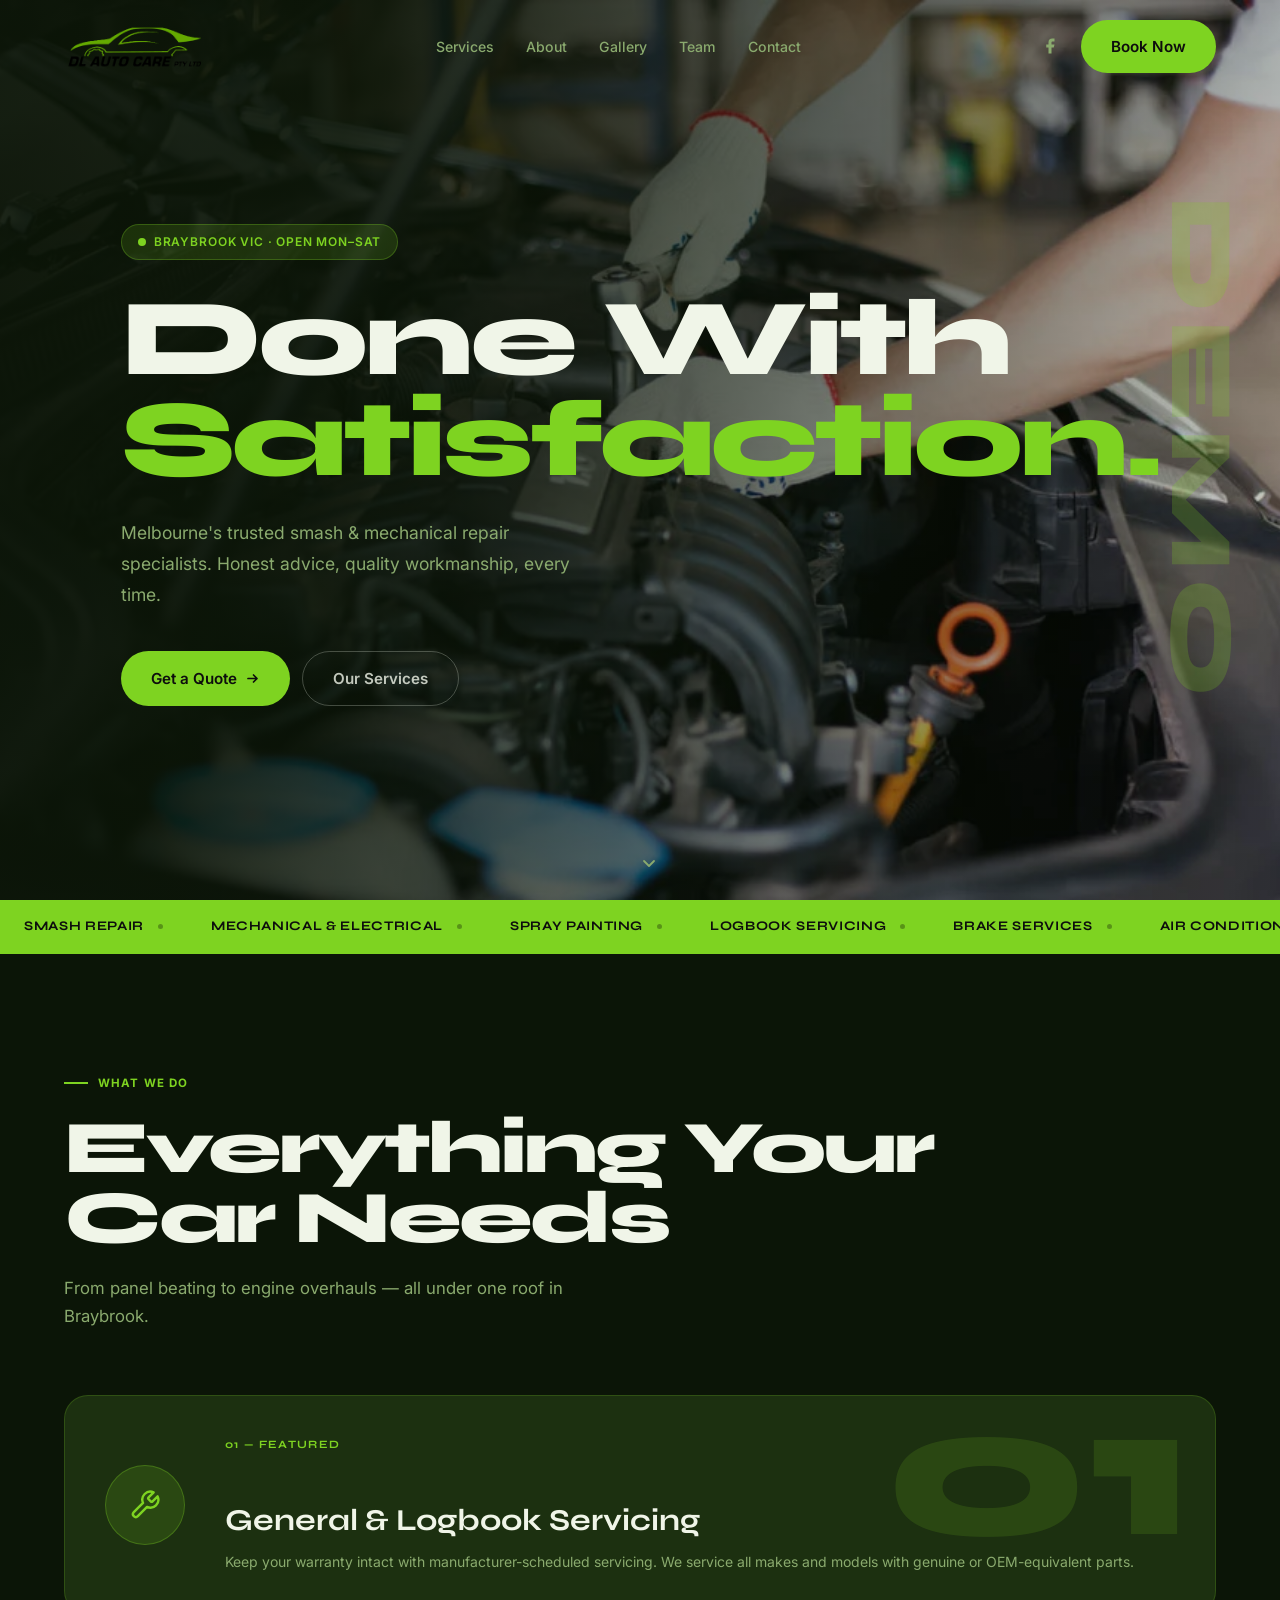
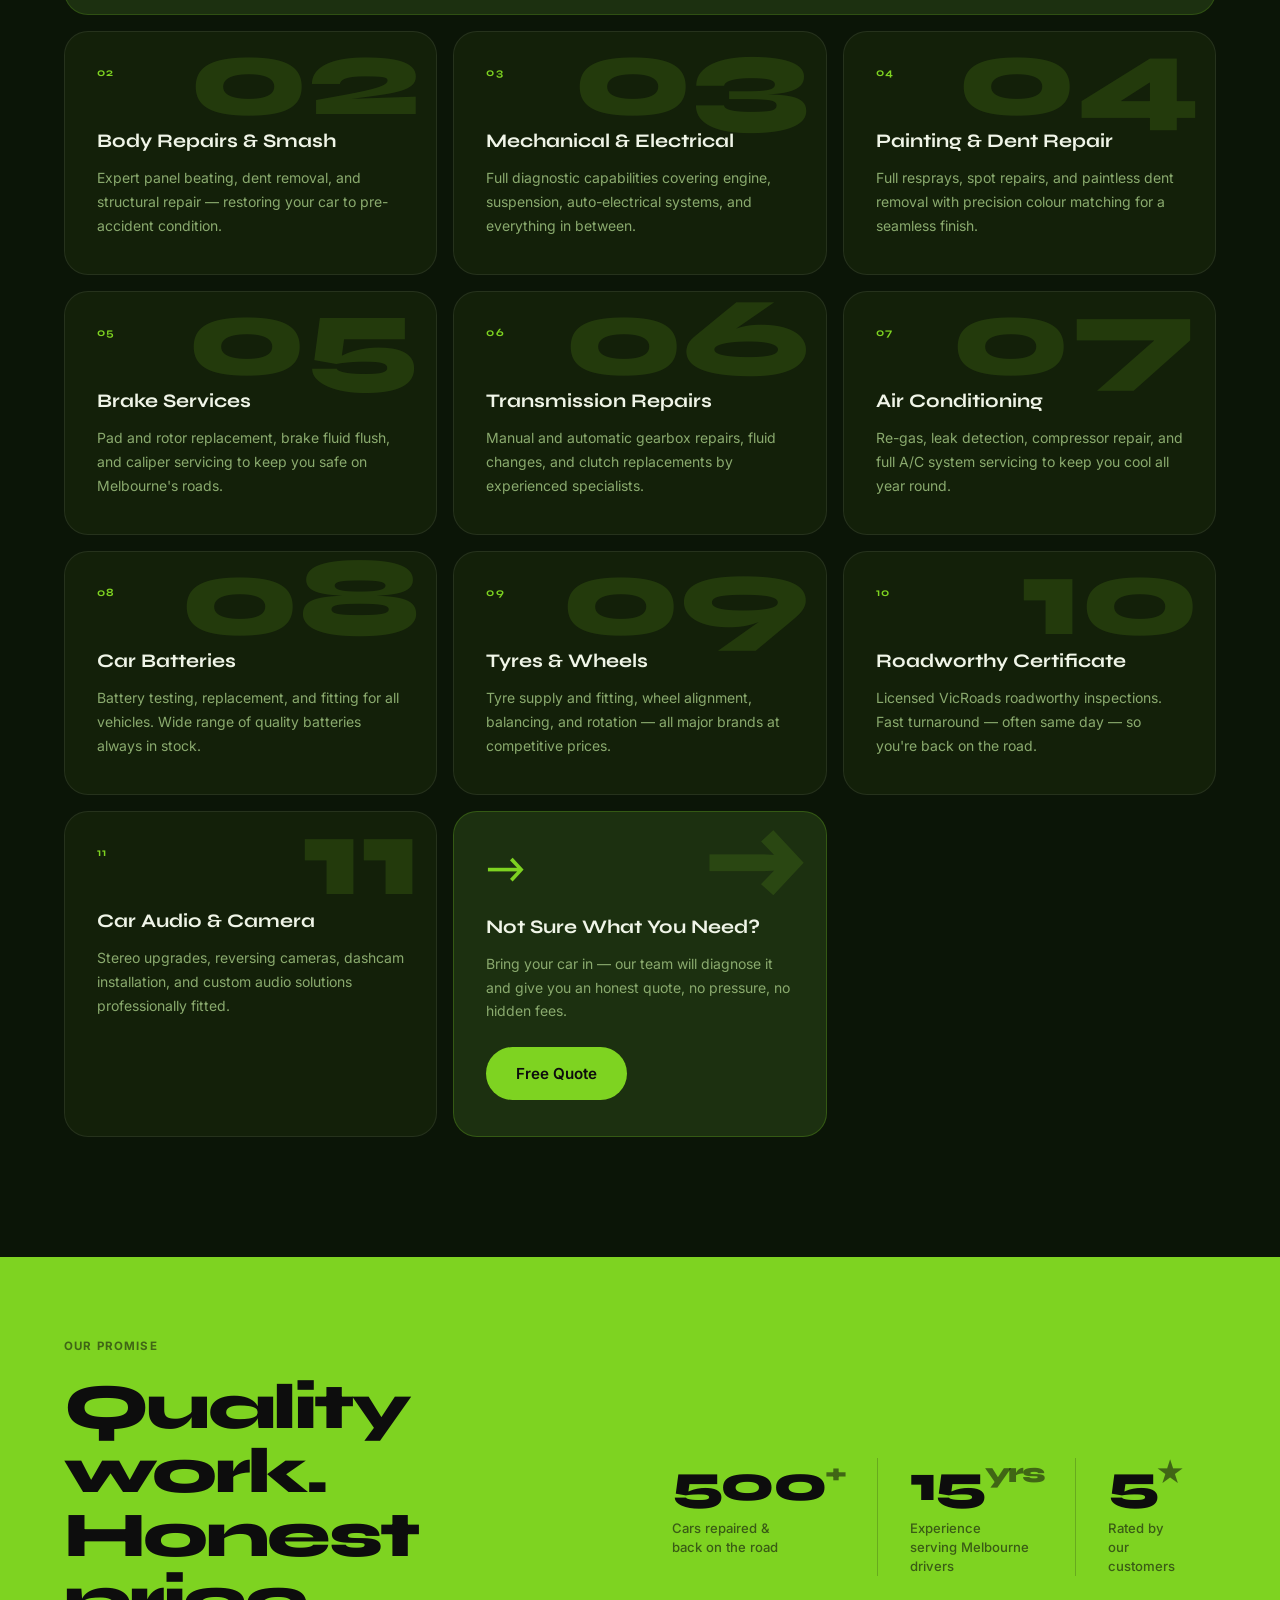
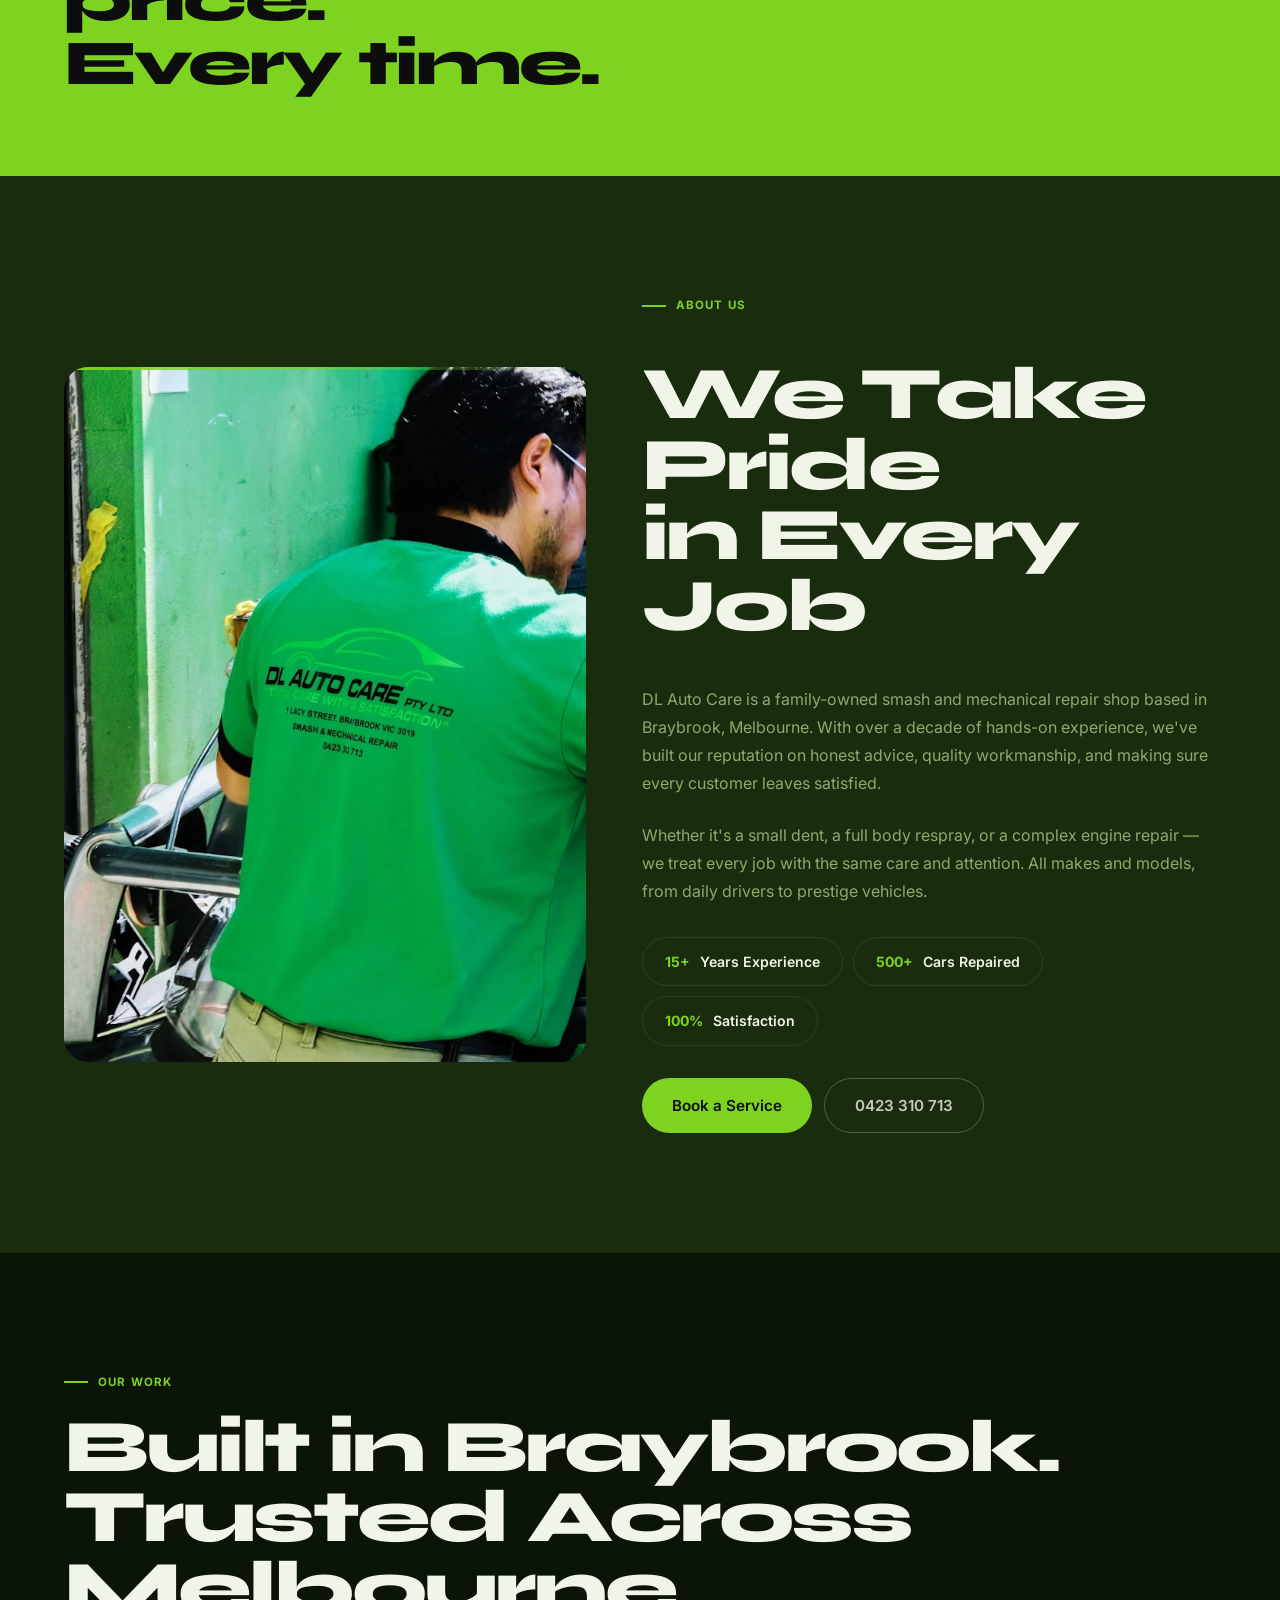
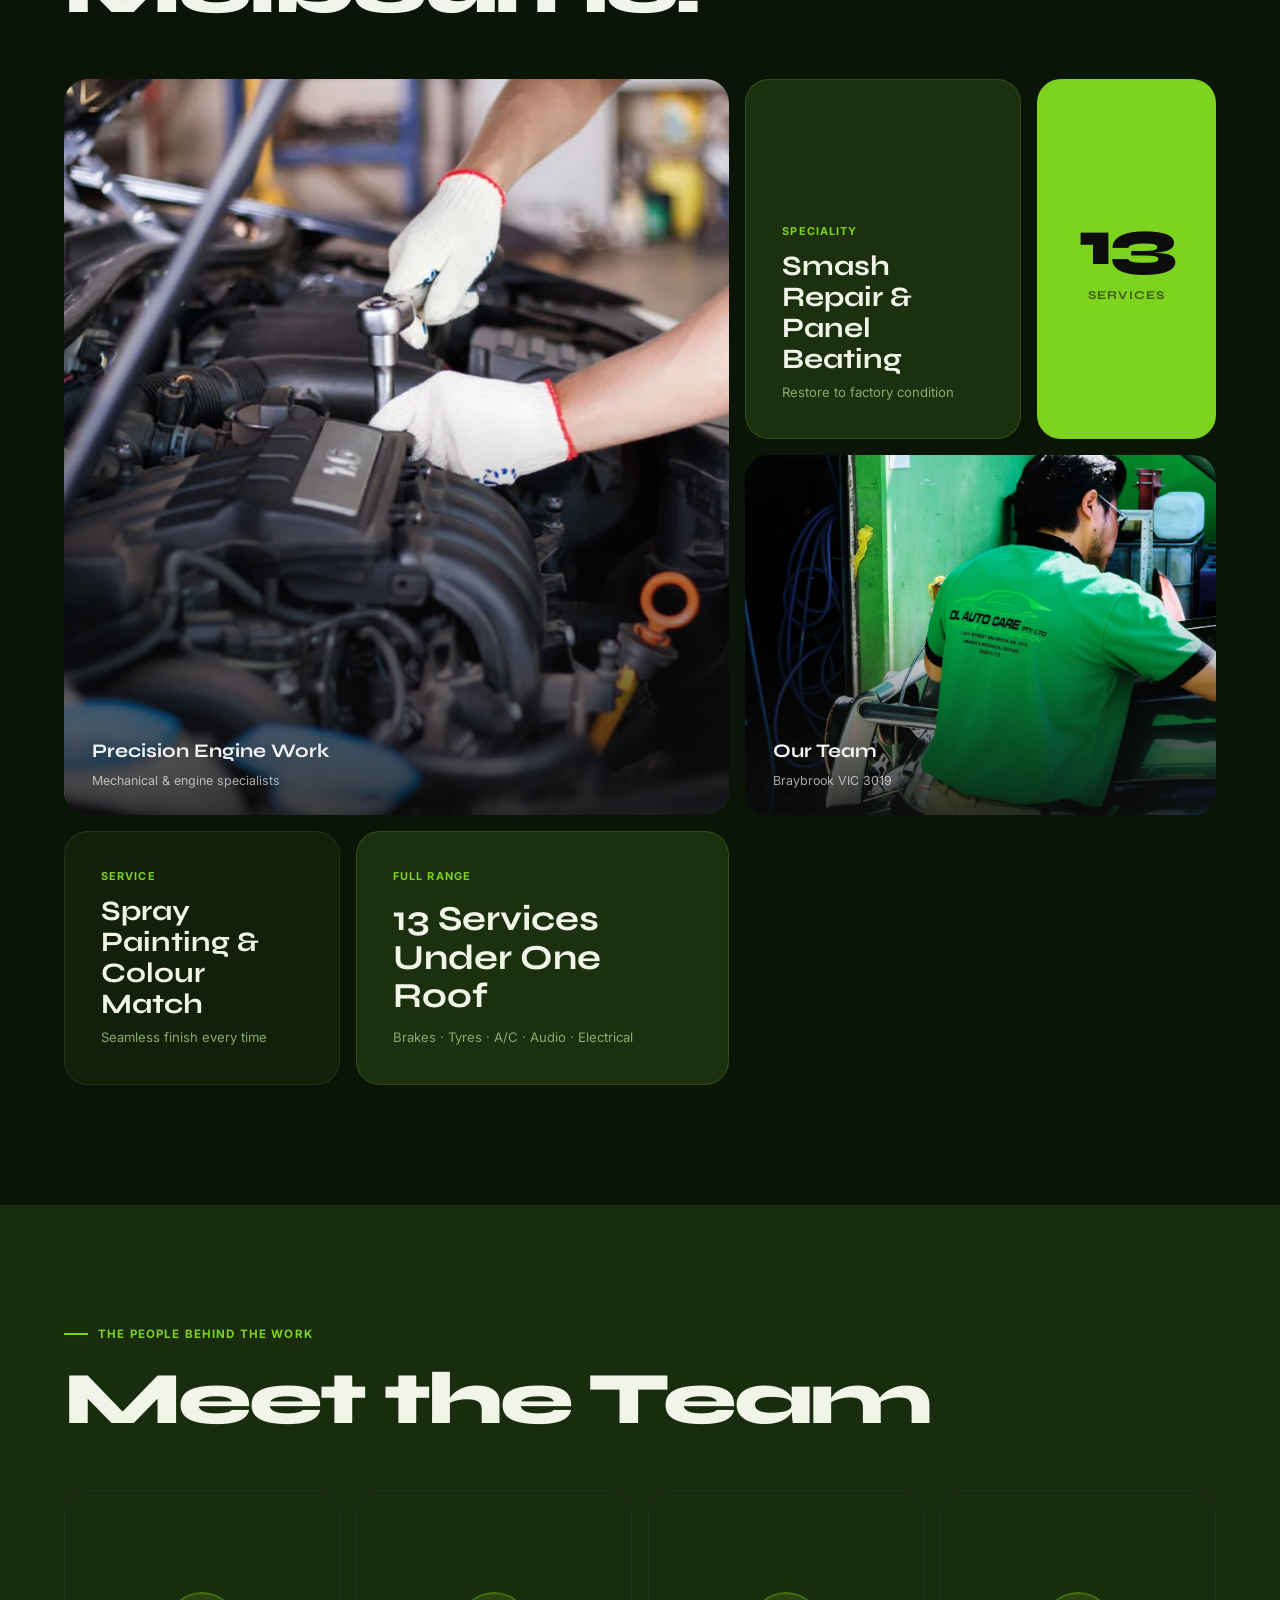
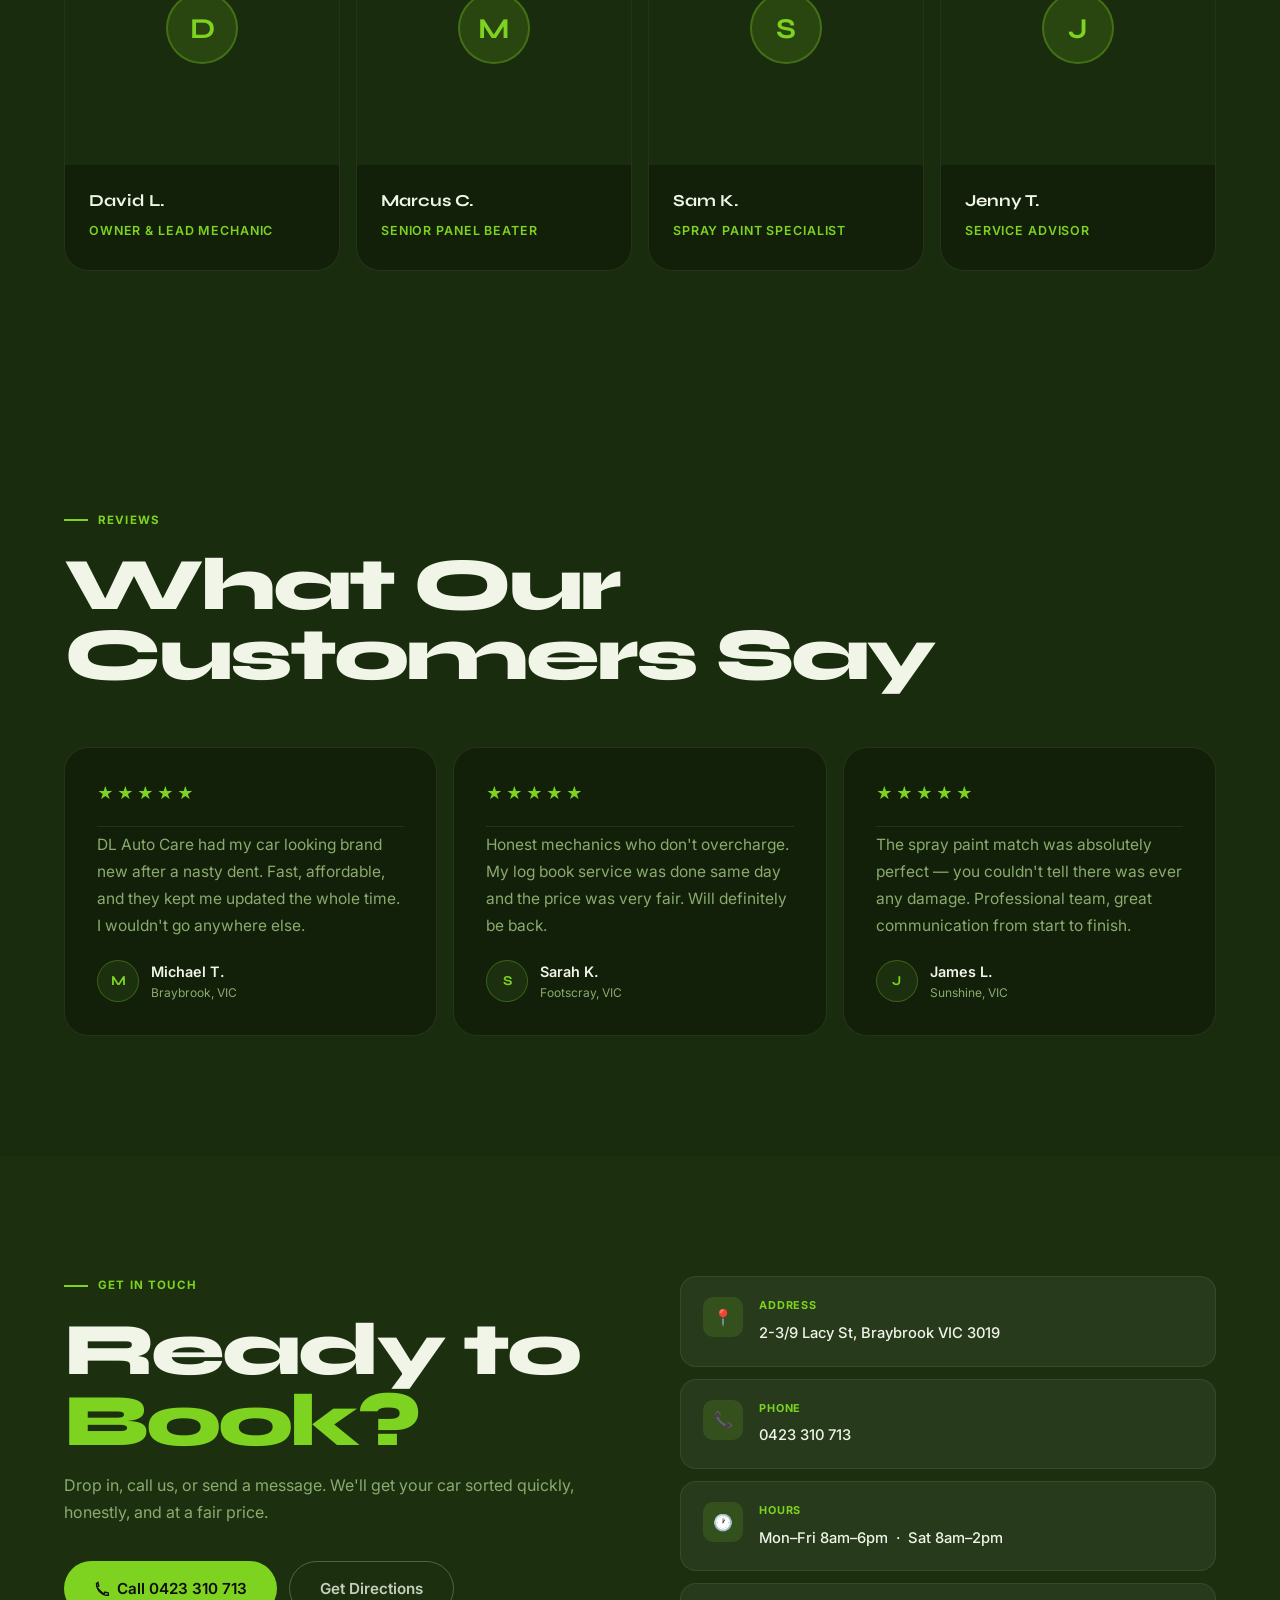
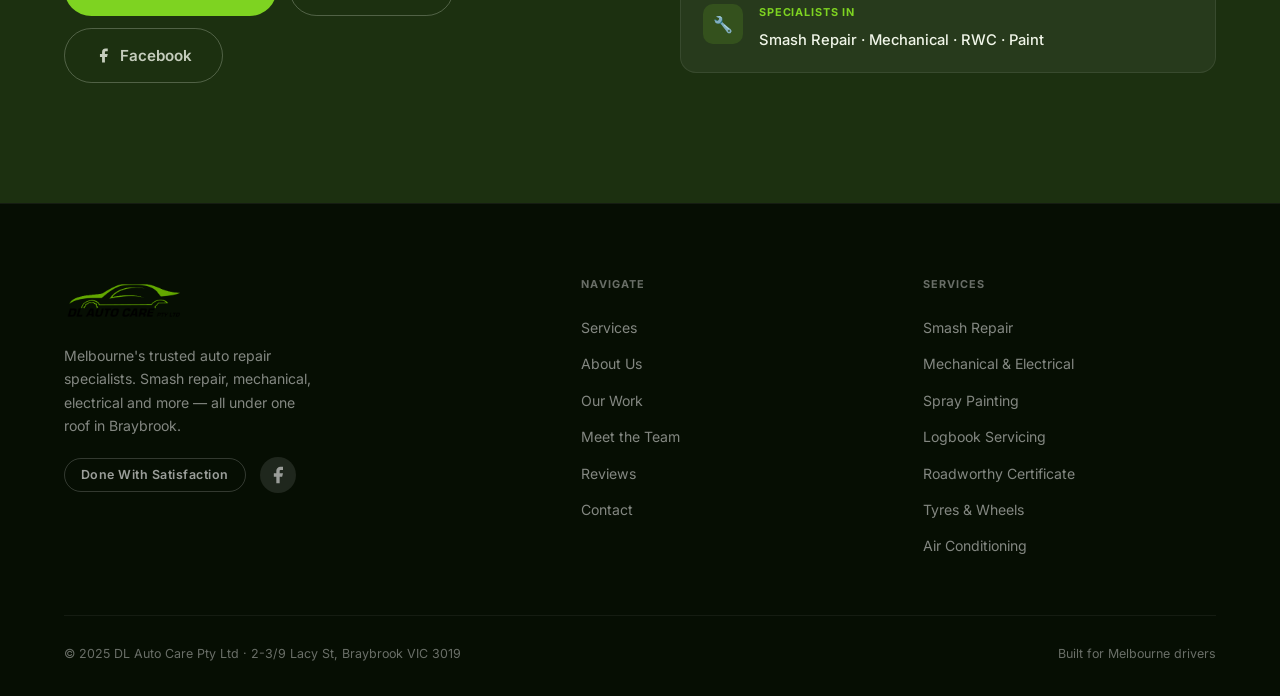
<file: v2.html>
<!DOCTYPE html>
<html lang="en">
<head>
  <meta charset="UTF-8">
  <meta name="viewport" content="width=device-width, initial-scale=1.0">
  <meta name="description" content="DL Auto Care Pty Ltd — Smash & Mechanical Repair. 2-3/9 Lacy St, Braybrook VIC 3019. Call 0423 310 713.">
  <meta property="og:title" content="DL Auto Care — Done With Satisfaction">
  <meta property="og:description" content="Melbourne's trusted smash & mechanical repair specialists.">
  <meta property="og:image" content="image2.webp">
  <title>DL Auto Care — Design 2 (Dark)</title>
  <link rel="icon" href="DLAUto logo.png">
  <link rel="preconnect" href="https://fonts.googleapis.com">
  <link rel="preconnect" href="https://fonts.gstatic.com" crossorigin>
  <link href="https://fonts.googleapis.com/css2?family=Syne:wght@700;800&family=Inter:wght@400;500;600&display=swap" rel="stylesheet">
  <style>
    /* ── Reset ──────────────────────────────────────────────────── */
    *, *::before, *::after { box-sizing: border-box; margin: 0; padding: 0; }
    img, video { max-width: 100%; height: auto; display: block; }

    /* ── Tokens ─────────────────────────────────────────────────── */
    :root {
      --g:    #7ED321;
      --gd:   #5a9918;
      --gdim: rgba(126,211,33,0.15);
      --bg:   #0b1507;   /* near-black dark green */
      --s1:   #132009;   /* dark card surface */
      --s2:   #1a2c0e;   /* darker card */
      --sg:   #1c3010;   /* dark green-tinted surface */
      --w:    #f0f5e8;   /* near-white text */
      --m:    #8aaa6e;   /* muted green-grey text */
      --br:   rgba(255,255,255,0.08);
      --r:    24px;
      --rp:   999px;
      --cw:   1200px;
      --gap:  16px;
    }

    /* ── Base ───────────────────────────────────────────────────── */
    html { scroll-behavior: smooth; }
    body { font-family: 'Inter', sans-serif; background: var(--bg); color: var(--w); line-height: 1.65; overflow-x: hidden; }
    a { color: inherit; text-decoration: none; }
    button { font-family: inherit; cursor: pointer; border: none; background: none; }
    .container { max-width: var(--cw); margin-inline: auto; padding-inline: 24px; }

    /* ── Animations ─────────────────────────────────────────────── */
    .animate       { opacity: 0; transform: translateY(30px); transition: opacity .6s ease, transform .6s ease; }
    .animate-left  { opacity: 0; transform: translateX(-40px); transition: opacity .65s ease, transform .65s ease; }
    .animate-right { opacity: 0; transform: translateX(40px);  transition: opacity .65s ease, transform .65s ease; }
    .animate-fade  { opacity: 0; transition: opacity .7s ease; }
    .animate.visible, .animate-left.visible, .animate-right.visible, .animate-fade.visible { opacity: 1; transform: none; }
    .d1 { transition-delay: .08s; } .d2 { transition-delay: .16s; } .d3 { transition-delay: .24s; }
    .d4 { transition-delay: .32s; } .d5 { transition-delay: .40s; } .d6 { transition-delay: .48s; }
    .d7 { transition-delay: .56s; } .d8 { transition-delay: .64s; }

    /* ── Keyframes ──────────────────────────────────────────────── */
    @keyframes heroIn   { from { opacity:0; transform:translateY(24px); } to { opacity:1; transform:none; } }
    @keyframes bounce   { 0%,100% { transform:translateX(-50%) translateY(0); } 50% { transform:translateX(-50%) translateY(10px); } }
    @keyframes marquee  { from { transform:translateX(0); } to { transform:translateX(-50%); } }
    @keyframes pulse    { 0%,100% { opacity:.6; } 50% { opacity:1; } }

    /* ── Buttons ────────────────────────────────────────────────── */
    .btn { display:inline-flex; align-items:center; gap:8px; border-radius:var(--rp); padding:14px 30px; font-size:.95rem; font-weight:600; min-height:48px; transition:all .22s ease; }
    .btn:focus-visible { outline:2px solid var(--g); outline-offset:3px; }
    .btn-primary { background:var(--g); color:#0d0d0d; }
    .btn-primary:hover { background:var(--gd); }
    /* Ghost button: white for dark contexts (hero), dark for light contexts */
    .btn-ghost   { background:transparent; color:#f4f4f4; border:1.5px solid rgba(255,255,255,.35); }
    .btn-ghost:hover { border-color:#f4f4f4; background:rgba(255,255,255,.07); }
    /* Ghost button on light bg sections */
    .about-body .btn-ghost,
    .sec-g .btn-ghost {
      color:var(--w); border-color:rgba(0,0,0,.28);
    }
    .about-body .btn-ghost:hover,
    .sec-g .btn-ghost:hover {
      border-color:var(--w); background:rgba(0,0,0,.05);
    }

    /* ── Pills ──────────────────────────────────────────────────── */
    .pill   { display:inline-flex; align-items:center; gap:6px; border-radius:var(--rp); padding:6px 16px; font-size:.78rem; font-weight:600; letter-spacing:.04em; }
    .p-out  { border:1px solid rgba(255,255,255,.18); color:rgba(255,255,255,.6); }
    .p-grn  { background:var(--gdim); color:var(--g); border:1px solid rgba(126,211,33,.3); }

    /* ── Section base ───────────────────────────────────────────── */
    .sec    { padding-block:120px; }
    .sec-dk { background:#e5f2cc; }
    .sec-g  { background:var(--sg); }

    .eyebrow {
      display:flex; align-items:center; gap:10px;
      font-size:.72rem; font-weight:700; letter-spacing:.1em; text-transform:uppercase; color:var(--g);
      margin-bottom:20px;
    }
    .eyebrow::before { content:''; width:24px; height:2px; background:var(--g); flex-shrink:0; }

    h2.big {
      font-family:'Syne',sans-serif; font-weight:800;
      font-size:clamp(2.4rem, 5.8vw, 5.5rem);
      letter-spacing:-.04em; line-height:.95;
      margin-bottom:20px;
    }
    .sec-intro { font-size:1.05rem; color:var(--m); max-width:500px; line-height:1.7; }

    /* ══ NAV ════════════════════════════════════════════════════ */
    .nav { position:fixed; top:0; left:0; right:0; z-index:200; padding:18px 0; transition:background .3s,backdrop-filter .3s; }
    .nav.scrolled { background:rgba(244,249,232,0.95); backdrop-filter:blur(18px); -webkit-backdrop-filter:blur(18px); border-bottom:1px solid rgba(0,0,0,.08); }
    .nav-inner { display:flex; align-items:center; justify-content:space-between; gap:24px; }
    .nav-logo img { height:57px; width:auto; }
    .nav-links { display:flex; align-items:center; gap:32px; list-style:none; }
    .nav-links a { font-size:.88rem; font-weight:500; color:var(--m); transition:color .2s; }
    .nav-links a:hover { color:var(--w); }
    .nav-right { display:flex; align-items:center; gap:12px; }

    .burger { display:none; flex-direction:column; justify-content:center; align-items:center; gap:5px; width:44px; height:44px; }
    .burger span { display:block; width:22px; height:2px; background:var(--w); border-radius:2px; transition:all .25s; }
    .burger.open span:nth-child(1) { transform:translateY(7px) rotate(45deg); }
    .burger.open span:nth-child(2) { opacity:0; }
    .burger.open span:nth-child(3) { transform:translateY(-7px) rotate(-45deg); }

    .mob-nav { position:fixed; inset:0; z-index:190; background:var(--bg); display:flex; flex-direction:column; align-items:center; justify-content:center; gap:4px; opacity:0; pointer-events:none; transition:opacity .3s; }
    .mob-nav.open { opacity:1; pointer-events:all; }
    .mob-nav a { font-family:'Syne',sans-serif; font-size:clamp(2rem,8vw,3.2rem); font-weight:700; padding:10px 0; color:var(--w); transition:color .2s; }
    .mob-nav a:hover { color:var(--g); }
    .mob-nav-foot { position:absolute; bottom:36px; font-size:.8rem; color:var(--m); }

    /* ══ HERO ════════════════════════════════════════════════════ */
    .hero { position:relative; min-height:100svh; min-height:100vh; display:flex; align-items:center; overflow:hidden; }
    .hero-bg { position:absolute; inset:0; z-index:0; }
    .hero-bg img { width:100%; height:100%; object-fit:cover; object-position:center; }
    /* Dark gradient — left side opaque for readability, fades right so image shows through */
    .hero-bg::after { content:''; position:absolute; inset:0; background:linear-gradient(105deg, rgba(11,21,7,.93) 25%, rgba(11,21,7,.65) 55%, rgba(11,21,7,.15) 100%); }
    .hero-content { position:relative; z-index:2; padding-top:110px; padding-bottom:80px; }

    .hero-ey  { animation:heroIn .6s ease .18s both; margin-bottom:28px; }
    .hero-loc {
      display:inline-flex; align-items:center; gap:8px;
      font-size:.75rem; font-weight:600; letter-spacing:.07em; text-transform:uppercase;
      color:var(--g); background:var(--gdim); border:1px solid rgba(126,211,33,.28);
      border-radius:var(--rp); padding:7px 16px;
    }
    .hero-h1  { font-family:'Syne',sans-serif; font-weight:800; font-size:clamp(2.5rem,8.5vw,7.5rem); letter-spacing:-.04em; line-height:.93; animation:heroIn .65s ease .34s both; margin-bottom:28px; color:#f0f5e8; }
    .hero-h1 em { font-style:normal; color:var(--g); }
    .hero-sub { font-size:clamp(1rem,1.6vw,1.1rem); color:var(--m); max-width:480px; line-height:1.75; margin-bottom:40px; animation:heroIn .65s ease .48s both; }
    .hero-btns { display:flex; flex-wrap:wrap; gap:12px; animation:heroIn .65s ease .6s both; }
    .hero-btns .btn-ghost { color:var(--w); border-color:rgba(0,0,0,.22); }
    .hero-btns .btn-ghost:hover { border-color:var(--w); background:rgba(0,0,0,.05); }

    .scroll-ind { position:absolute; bottom:28px; left:50%; animation:bounce 1.6s ease-in-out infinite; color:var(--m); display:flex; flex-direction:column; align-items:center; gap:4px; font-size:.65rem; letter-spacing:.1em; text-transform:uppercase; }

    /* ══ MARQUEE ═════════════════════════════════════════════════ */
    .mq-wrap { overflow:hidden; background:var(--g); padding-block:16px; }
    .mq-track { display:flex; animation:marquee 24s linear infinite; width:max-content; }
    .mq-item { display:flex; align-items:center; gap:14px; padding-inline:24px; font-family:'Syne',sans-serif; font-weight:700; font-size:.82rem; color:#0d0d0d; white-space:nowrap; letter-spacing:.05em; text-transform:uppercase; }
    .mq-dot { width:5px; height:5px; background:rgba(0,0,0,.3); border-radius:50%; flex-shrink:0; }

    /* ══ SERVICES ════════════════════════════════════════════════ */
    .svc-grid { display:grid; grid-template-columns:repeat(3,1fr); gap:var(--gap); }

    .svc-card {
      background:var(--s1); border-radius:var(--r); padding:32px 32px 36px;
      border:1px solid var(--br); display:flex; flex-direction:column; gap:0;
      transition:border-color .25s,transform .25s,background .25s; position:relative; overflow:hidden;
      min-height:220px;
    }
    .svc-card:hover { border-color:rgba(126,211,33,.5); transform:translateY(-5px); background:var(--sg); }

    /* Giant background number */
    .svc-card::before {
      content:attr(data-n);
      position:absolute; top:-10px; right:16px;
      font-family:'Syne',sans-serif; font-weight:800;
      font-size:7rem; line-height:1; color:rgba(126,211,33,.15);
      pointer-events:none; user-select:none;
    }

    .svc-n { font-family:'Syne',sans-serif; font-size:.7rem; font-weight:700; color:var(--g); letter-spacing:.12em; text-transform:uppercase; margin-bottom:48px; }
    .svc-card h3 { font-family:'Syne',sans-serif; font-size:1.2rem; font-weight:700; line-height:1.15; margin-bottom:14px; }
    .svc-card p  { font-size:.875rem; color:var(--m); line-height:1.7; flex:1; }

    /* Featured wide card */
    .svc-feat {
      grid-column:span 3; background:var(--sg);
      border-color:rgba(126,211,33,.2);
      flex-direction:row; align-items:center; gap:40px; padding:36px 40px;
    }
    .svc-feat::before { font-size:12rem; right:24px; top:-20px; }
    .svc-feat .svc-text { flex:1; }
    .svc-feat h3 { font-size:clamp(1.3rem,2.5vw,1.9rem); margin-bottom:12px; }
    .svc-feat-badge {
      width:80px; height:80px; flex-shrink:0;
      background:var(--gdim); border-radius:50%; display:flex; align-items:center; justify-content:center;
      font-size:2rem; border:1px solid rgba(126,211,33,.3);
    }
    /* CTA card */
    .svc-cta { background:var(--sg); border-color:rgba(126,211,33,.25); justify-content:space-between; }
    .svc-cta .svc-arrow { font-family:'Syne',sans-serif; font-size:3rem; color:var(--g); line-height:1; margin-bottom:24px; }

    /* ══ STATEMENT BAND ═════════════════════════════════════════ */
    .statement-band {
      background: var(--g);
      padding-block: 80px;
    }
    .statement-inner {
      display: grid;
      grid-template-columns: 1fr 1fr;
      gap: 64px;
      align-items: center;
    }
    .statement-tag {
      font-size: .72rem; font-weight: 700; letter-spacing: .1em; text-transform: uppercase;
      color: rgba(13,13,13,.55); margin-bottom: 20px;
    }
    .statement-h {
      font-family: 'Syne', sans-serif; font-weight: 800;
      font-size: clamp(2.2rem, 5vw, 4.2rem);
      letter-spacing: -.04em; line-height: 1.0;
      color: #0d0d0d;
    }
    .statement-right {
      display: grid;
      grid-template-columns: repeat(3,1fr);
      gap: 0;
    }
    .statement-stat {
      display: flex;
      flex-direction: column;
      gap: 10px;
      padding: 0 32px;
      border-left: 1px solid rgba(13,13,13,.2);
    }
    .statement-stat:first-child { border-left: none; padding-left: 0; }
    .statement-num {
      font-family: 'Syne', sans-serif; font-weight: 800;
      font-size: clamp(2rem, 4vw, 3.8rem);
      color: #0d0d0d; letter-spacing: -.05em; line-height: 1;
    }
    .statement-num em { font-style: normal; font-size: .55em; color: rgba(13,13,13,.55); vertical-align: super; }
    .statement-stat p { font-size: .82rem; font-weight: 500; color: rgba(13,13,13,.6); line-height: 1.45; max-width: 120px; }

    @media (max-width: 768px) {
      .statement-inner { grid-template-columns: 1fr; gap: 40px; }
      .statement-band { padding-block: 56px; }
      .statement-right { grid-template-columns: repeat(3,1fr); gap: 0; }
      .statement-stat { padding: 0 16px; }
      .statement-stat:first-child { padding-left: 0; }
    }

    /* ══ ABOUT ═══════════════════════════════════════════════════ */
    .about-grid { display:grid; grid-template-columns:1fr 1.1fr; gap:56px; align-items:center; }

    .about-img {
      position:relative; border-radius:var(--r); overflow:hidden;
      aspect-ratio:3/4;
    }
    .about-img img { width:100%; height:100%; object-fit:cover; object-position:center top; transition:transform .5s ease; }
    .about-img:hover img { transform:scale(1.04); }
    /* green top accent */
    .about-img::after {
      content:''; position:absolute; top:0; left:0; right:0; height:3px;
      background:linear-gradient(to right, var(--g), transparent);
    }

    .about-body { display:flex; flex-direction:column; gap:24px; }
    .about-body p { color:var(--m); font-size:1rem; line-height:1.75; }

    .stats { display:flex; flex-wrap:wrap; gap:10px; margin-top:8px; }
    .stat {
      background:var(--s1); border:1px solid var(--br); border-radius:var(--rp);
      padding:12px 22px; font-size:.88rem; font-weight:600;
    }
    .stat strong { color:var(--g); margin-right:6px; }

    /* ══ BENTO ═══════════════════════════════════════════════════ */
    .bento { display:grid; grid-template-columns:repeat(12,1fr); grid-template-rows:360px 360px; gap:var(--gap); }

    .bento-cell { border-radius:var(--r); overflow:hidden; position:relative; }
    .bento-cell img { width:100%; height:100%; object-fit:cover; transition:transform .45s ease; }
    .bento-cell:hover img { transform:scale(1.05); }
    .bento-overlay { position:absolute; inset:0; background:linear-gradient(to top,rgba(13,13,13,.8) 0%,transparent 55%); }
    .bento-cap { position:absolute; bottom:0; left:0; right:0; padding:24px 28px; z-index:2; }
    .bento-cap h3 { font-family:'Syne',sans-serif; font-size:1.2rem; font-weight:700; color:#f4f4f4; }
    .bento-cap p  { font-size:.78rem; color:rgba(255,255,255,.65); margin-top:4px; }

    /* span helpers */
    .c8 { grid-column:span 8; }
    .c7 { grid-column:span 7; }
    .c6 { grid-column:span 6; }
    .c5 { grid-column:span 5; }
    .c4 { grid-column:span 4; }
    .c3 { grid-column:span 3; }
    .c2 { grid-column:span 2; }
    .r2 { grid-row:span 2; }

    /* Text bento cells */
    .bento-txt {
      display:flex; flex-direction:column; justify-content:flex-end; padding:36px;
      background:var(--s1); border:1px solid var(--br); border-radius:var(--r);
    }
    .bento-txt.grn { background:var(--sg); border-color:rgba(126,211,33,.2); }
    .bento-lbl { font-size:.68rem; font-weight:700; letter-spacing:.1em; text-transform:uppercase; color:var(--g); margin-bottom:10px; }
    .bento-txt h3 { font-family:'Syne',sans-serif; font-weight:700; font-size:clamp(1rem,2vw,1.5rem); line-height:1.15; }
    .bento-txt p  { font-size:.82rem; color:var(--m); margin-top:8px; line-height:1.5; }

    /* Big number cell */
    .bento-num {
      display:flex; flex-direction:column; justify-content:center; align-items:center;
      background:var(--g); border-radius:var(--r); padding:32px;
    }
    .bento-num span { font-family:'Syne',sans-serif; font-weight:800; font-size:clamp(2.5rem,5vw,4.5rem); color:#0d0d0d; line-height:1; letter-spacing:-.05em; }
    .bento-num p { font-family:'Syne',sans-serif; font-weight:700; font-size:.75rem; color:rgba(13,13,13,.6); text-transform:uppercase; letter-spacing:.1em; margin-top:10px; }

    /* ══ TESTIMONIALS ════════════════════════════════════════════ */
    .testi-track { display:grid; grid-template-columns:repeat(3,1fr); gap:var(--gap); }
    .testi-card {
      background:var(--s1); border-radius:var(--r); padding:32px;
      border:1px solid var(--br); display:flex; flex-direction:column; gap:20px;
      transition:border-color .25s;
    }
    .testi-card:hover { border-color:rgba(126,211,33,.4); }
    .stars { display:flex; gap:3px; }
    .stars span { color:var(--g); font-size:1rem; }
    .testi-q {
      font-size:.97rem; color:var(--m); line-height:1.75; flex:1;
      padding-top:4px; border-top:1px solid var(--br);
    }
    .testi-auth { display:flex; align-items:center; gap:12px; }
    .testi-av {
      width:42px; height:42px; border-radius:50%; flex-shrink:0;
      background:var(--sg); border:1.5px solid rgba(126,211,33,.3);
      display:flex; align-items:center; justify-content:center;
      font-family:'Syne',sans-serif; font-size:.85rem; font-weight:700; color:var(--g);
    }
    .testi-name { font-weight:600; font-size:.9rem; }
    .testi-loc  { font-size:.75rem; color:var(--m); }

    /* ══ TEAM ════════════════════════════════════════════════════ */
    .team-grid { display:grid; grid-template-columns:repeat(4,1fr); gap:var(--gap); }
    .team-card {
      background:var(--s1); border-radius:var(--r); border:1px solid var(--br);
      overflow:hidden; transition:border-color .25s, transform .25s;
    }
    .team-card:hover { border-color:rgba(126,211,33,.5); transform:translateY(-5px); }
    .team-photo {
      aspect-ratio:1/1; overflow:hidden; background:var(--s2);
      display:flex; align-items:center; justify-content:center;
    }
    .team-photo img { width:100%; height:100%; object-fit:cover; object-position:center top; }
    .team-av {
      width:72px; height:72px; border-radius:50%;
      background:var(--gdim); border:2px solid rgba(126,211,33,.3);
      display:flex; align-items:center; justify-content:center;
      font-family:'Syne',sans-serif; font-size:1.8rem; font-weight:700; color:var(--g);
    }
    .team-info { padding:22px 24px 28px; }
    .team-name { font-family:'Syne',sans-serif; font-size:1.05rem; font-weight:700; margin-bottom:6px; }
    .team-role { font-size:.78rem; color:var(--g); font-weight:600; text-transform:uppercase; letter-spacing:.07em; }

    /* ══ CONTACT ═════════════════════════════════════════════════ */
    .contact-wrap { display:grid; grid-template-columns:1fr 1fr; gap:80px; align-items:start; }
    .contact-wrap .eyebrow { margin-bottom:20px; }
    .contact-wrap h2.big { margin-bottom:16px; }
    .contact-wrap h2.big em { font-style:normal; color:var(--g); }
    .contact-sub { color:var(--m); font-size:1rem; margin-bottom:36px; }
    .contact-btns { display:flex; flex-wrap:wrap; gap:12px; }

    .contact-cards { display:flex; flex-direction:column; gap:12px; }
    .contact-card {
      display:flex; align-items:flex-start; gap:16px;
      background:rgba(0,0,0,0.06); border-radius:16px; padding:20px 22px;
      border:1px solid rgba(0,0,0,.09);
    }
    .cc-icon { width:40px; height:40px; background:var(--gdim); border-radius:10px; display:flex; align-items:center; justify-content:center; flex-shrink:0; font-size:1rem; }
    .cc-body strong { display:block; font-size:.68rem; font-weight:700; color:var(--g); letter-spacing:.08em; text-transform:uppercase; margin-bottom:4px; }
    .cc-body span { font-size:.92rem; font-weight:500; }

    /* ══ FOOTER ══════════════════════════════════════════════════ */
    .footer { background:#1a2c0e; border-top:1px solid rgba(255,255,255,.06); padding-top:72px; padding-bottom:32px; }
    .foot-grid { display:grid; grid-template-columns:1.6fr 1fr 1fr; gap:48px; margin-bottom:56px; }
    .foot-brand img { height:48px; margin-bottom:20px; }
    .foot-brand p { font-size:.88rem; color:rgba(255,255,255,.5); max-width:260px; line-height:1.65; }
    .foot-brand-tag { margin-top:20px; }
    .foot-col h4 { font-size:.68rem; font-weight:700; color:rgba(255,255,255,.4); letter-spacing:.1em; text-transform:uppercase; margin-bottom:20px; }
    .foot-col ul { list-style:none; display:flex; flex-direction:column; gap:10px; }
    .foot-col ul a { font-size:.88rem; color:rgba(255,255,255,.5); transition:color .2s; }
    .foot-col ul a:hover { color:var(--g); }
    .nav-fb { display:inline-flex; align-items:center; justify-content:center; width:38px; height:38px; border-radius:50%; color:var(--m); transition:color .2s,background .2s; }
    .nav-fb:hover { color:var(--g); background:var(--gdim); }

    .foot-social { display:inline-flex; align-items:center; justify-content:center; width:36px; height:36px; border-radius:50%; background:rgba(255,255,255,.1); color:rgba(255,255,255,.55); transition:background .2s,color .2s; flex-shrink:0; }
    .foot-social:hover { background:var(--g); color:#0d0d0d; }

    /* ── Back to top ─────────────────────────────────────────────── */
    .back-top { position:fixed; bottom:28px; right:28px; z-index:300; width:44px; height:44px; border-radius:50%; background:var(--g); color:#0d0d0d; display:flex; align-items:center; justify-content:center; box-shadow:0 4px 16px rgba(0,0,0,.15); opacity:0; pointer-events:none; transform:translateY(12px); transition:opacity .3s,transform .3s; }
    .back-top.show { opacity:1; pointer-events:all; transform:translateY(0); }
    .back-top:hover { background:var(--gd); }
    .foot-bar { display:flex; align-items:center; justify-content:space-between; flex-wrap:wrap; gap:12px; padding-top:28px; border-top:1px solid rgba(255,255,255,.06); font-size:.78rem; color:rgba(255,255,255,.4); }

    /* ══ DEMO BADGE ══════════════════════════════════════════════ */
    .demo-badge {
      position: fixed;
      right: 0;
      top: 50%;
      transform: translateY(-50%);
      writing-mode: vertical-lr;
      font-family: 'Syne', sans-serif;
      font-weight: 800;
      font-size: clamp(3.5rem, 7vw, 6.5rem);
      letter-spacing: .08em;
      color: rgba(126,211,33,0.22);
      pointer-events: none;
      z-index: 9999;
      user-select: none;
      padding: 0 6px;
    }

    /* ══ RESPONSIVE ══════════════════════════════════════════════ */
    @media (max-width:1024px) {
      .bento { grid-template-columns:repeat(6,1fr); grid-template-rows:300px 300px 300px; }
      .c8,.c7 { grid-column:span 6; }
      .c5 { grid-column:span 3; }
      .c4 { grid-column:span 3; }
      .c3 { grid-column:span 3; }
      .c2 { grid-column:span 3; }
      .r2 { grid-row:span 1; }
    }
    @media (max-width:900px) {
      .svc-grid { grid-template-columns:repeat(2,1fr); }
      .svc-feat { grid-column:span 2; padding:28px 32px; gap:24px; }
      .about-grid { grid-template-columns:1fr; }
      .about-img { aspect-ratio:16/9; }
      .contact-wrap { grid-template-columns:1fr; gap:48px; }
      .foot-grid { grid-template-columns:1fr 1fr; }
      .team-grid { grid-template-columns:repeat(2,1fr); }
    }
    @media (max-width:768px) {
      .nav-links, .nav-right .btn { display:none; }
      .burger { display:flex; }
      .testi-track {
        grid-template-columns:1fr;
        display:flex; overflow-x:auto; scroll-snap-type:x mandatory;
        -webkit-overflow-scrolling:touch; scrollbar-width:none; gap:var(--gap);
      }
      .testi-track::-webkit-scrollbar { display:none; }
      .testi-card { flex:0 0 82vw; scroll-snap-align:start; }
      .bento { grid-template-columns:1fr; grid-template-rows:none; }
      .bento-cell, .bento-txt, .bento-num { grid-column:span 1 !important; grid-row:span 1 !important; height:280px; }
      .bento-num { height:200px; }
      .foot-grid { grid-template-columns:1fr; }
      .foot-bar { flex-direction:column; text-align:center; }
      .sec { padding-block:72px; }
      .demo-badge { font-size: clamp(2rem, 6vw, 3.5rem); }
    }
    @media (max-width:640px) {
      .svc-grid { grid-template-columns:1fr; }
      .svc-feat { grid-column:span 1; flex-direction:column; }
      .svc-feat-badge { display:none; }
    }
    @media (max-width:480px) {
      .hero-btns { flex-direction:column; }
      .hero-btns .btn { width:100%; justify-content:center; }
      .stats { flex-direction:column; }
      .contact-btns { flex-direction:column; }
      .contact-btns .btn { width:100%; justify-content:center; }
    }

    /* ══ V2 DARK OVERRIDES ══════════════════════════════════════ */
    /* Nav scrolled: dark bg */
    .nav.scrolled { background:rgba(11,21,7,.97); border-bottom-color:rgba(255,255,255,.08); }

    /* Section dark variants */
    .sec-dk { background:var(--s2); }

    /* Ghost buttons: white style throughout (site is dark) */
    .btn-ghost { color:rgba(240,245,232,.8); border-color:rgba(240,245,232,.25); }
    .btn-ghost:hover { border-color:rgba(240,245,232,.7); background:rgba(255,255,255,.07); color:#f0f5e8; }
    .about-body .btn-ghost, .sec-g .btn-ghost,
    .hero-btns .btn-ghost { color:rgba(240,245,232,.8); border-color:rgba(240,245,232,.25); }
    .about-body .btn-ghost:hover, .sec-g .btn-ghost:hover,
    .hero-btns .btn-ghost:hover { border-color:rgba(240,245,232,.7); background:rgba(255,255,255,.07); }

    /* Contact cards: subtle light bg on dark */
    .contact-card { background:rgba(255,255,255,.05); border-color:rgba(255,255,255,.08); }

    /* Stat pills in About */
    .stat { background:var(--s2); }

    /* Footer: even darker */
    .footer { background:#060e03; }

    /* Nav Facebook icon */
    .nav-fb { color:var(--m); }
    .nav-links a { color:var(--m); }
    .nav-links a:hover { color:var(--w); }

    /* ── Booking Modal ─────────────────────────────────────────── */
    .booking-overlay { position:fixed; inset:0; z-index:500; background:rgba(0,0,0,.72); display:flex; align-items:center; justify-content:center; padding:0; opacity:0; visibility:hidden; transition:opacity .3s ease,visibility .3s ease; }
    .booking-overlay.open { opacity:1; visibility:visible; }
    .booking-box { background:#fff; border-radius:0; width:min(960px,100vw); height:100vh; height:100dvh; display:flex; flex-direction:column; overflow:hidden; transform:translateY(16px); transition:transform .3s ease; }
    @media (min-width:640px) { .booking-overlay { padding:24px; } .booking-box { border-radius:20px; height:calc(100dvh - 48px); } }
    .booking-overlay.open .booking-box { transform:translateY(0); }
    .booking-header { display:flex; align-items:flex-start; justify-content:space-between; padding:20px 24px 16px; border-bottom:1px solid rgba(0,0,0,.08); flex-shrink:0; }
    .booking-header-text h3 { font-size:1.15rem; font-weight:700; color:#111; margin-bottom:4px; }
    .booking-header-text p { font-size:.82rem; color:#777; margin:0; }
    .booking-close { width:36px; height:36px; border-radius:50%; background:rgba(0,0,0,.08); border:none; cursor:pointer; display:flex; align-items:center; justify-content:center; color:#555; transition:background .2s; flex-shrink:0; margin-left:16px; }
    .booking-close:hover { background:rgba(0,0,0,.18); }
    .booking-iframe { flex:1; min-height:0; width:100%; border:none; display:block; }
  </style>
</head>
<body>

<!-- DEMO watermark — fixed right edge -->
<div class="demo-badge" aria-hidden="true">DEMO</div>

<!-- ═══ NAV ══════════════════════════════════════════════════════ -->
<nav class="nav" id="nav">
  <div class="container nav-inner">
    <a href="#" class="nav-logo" aria-label="DL Auto Care home">
      <img src="DLAUto logo.png" alt="DL Auto Care">
    </a>
    <ul class="nav-links">
      <li><a href="#services">Services</a></li>
      <li><a href="#about">About</a></li>
      <li><a href="#gallery">Gallery</a></li>
      <li><a href="#team">Team</a></li>
      <li><a href="#contact">Contact</a></li>
    </ul>
    <div class="nav-right">
      <a href="https://www.facebook.com/dlautocare" target="_blank" rel="noopener" class="nav-fb" aria-label="DL Auto Care on Facebook">
        <svg width="18" height="18" viewBox="0 0 24 24" fill="currentColor" aria-hidden="true"><path d="M18 2h-3a5 5 0 0 0-5 5v3H7v4h3v8h4v-8h3l1-4h-4V7a1 1 0 0 1 1-1h3z"/></svg>
      </a>
      <a href="#" class="btn btn-primary open-booking">Book Now</a>
      <button class="burger" id="burger" aria-label="Open menu" aria-expanded="false">
        <span></span><span></span><span></span>
      </button>
    </div>
  </div>
</nav>

<div class="mob-nav" id="mobNav">
  <a href="#services" class="mob-link">Services</a>
  <a href="#about"    class="mob-link">About</a>
  <a href="#gallery"  class="mob-link">Gallery</a>
  <a href="#team"     class="mob-link">Team</a>
  <a href="#contact"  class="mob-link">Contact</a>
  <a href="#" class="mob-link btn btn-primary open-booking" style="margin-top:20px;font-size:1.4rem;">Book Now</a>
  <span class="mob-nav-foot">DL Auto Care · 0423 310 713</span>
</div>

<main>

<!-- ═══ HERO ═════════════════════════════════════════════════════ -->
<section class="hero">
  <div class="hero-bg" aria-hidden="true">
    <img src="image1.webp" alt="" fetchpriority="high">
  </div>
  <div class="container hero-content">

    <div class="hero-ey">
      <span class="hero-loc">
        <svg width="8" height="8"><circle cx="4" cy="4" r="4" fill="#7ED321"/></svg>
        Braybrook VIC · Open Mon–Sat
      </span>
    </div>

    <h1 class="hero-h1">Done With<br><em>Satisfaction.</em></h1>

    <p class="hero-sub">Melbourne's trusted smash &amp; mechanical repair specialists. Honest advice, quality workmanship, every time.</p>

    <div class="hero-btns">
      <a href="#" class="btn btn-primary open-booking">
        Get a Quote
        <svg width="15" height="15" fill="none" viewBox="0 0 15 15"><path d="M3 7.5h9M8.5 4l3.5 3.5L8.5 11" stroke="currentColor" stroke-width="1.7" stroke-linecap="round" stroke-linejoin="round"/></svg>
      </a>
      <a href="#services" class="btn btn-ghost">Our Services</a>
    </div>

  </div>
  <div class="scroll-ind" aria-hidden="true">
    <svg width="18" height="18" fill="none" viewBox="0 0 18 18"><path d="M4 7l5 5 5-5" stroke="currentColor" stroke-width="1.8" stroke-linecap="round" stroke-linejoin="round"/></svg>
  </div>
</section>

<!-- ═══ MARQUEE ═══════════════════════════════════════════════════ -->
<div class="mq-wrap" aria-hidden="true">
  <div class="mq-track">
    <span class="mq-item">Smash Repair<span class="mq-dot"></span></span>
    <span class="mq-item">Mechanical &amp; Electrical<span class="mq-dot"></span></span>
    <span class="mq-item">Spray Painting<span class="mq-dot"></span></span>
    <span class="mq-item">Logbook Servicing<span class="mq-dot"></span></span>
    <span class="mq-item">Brake Services<span class="mq-dot"></span></span>
    <span class="mq-item">Air Conditioning<span class="mq-dot"></span></span>
    <span class="mq-item">Roadworthy Certificate<span class="mq-dot"></span></span>
    <span class="mq-item">Tyres &amp; Wheels<span class="mq-dot"></span></span>
    <span class="mq-item">Transmission Repairs<span class="mq-dot"></span></span>
    <span class="mq-item">Car Audio &amp; Camera<span class="mq-dot"></span></span>
    <!-- duplicate for seamless loop -->
    <span class="mq-item">Smash Repair<span class="mq-dot"></span></span>
    <span class="mq-item">Mechanical &amp; Electrical<span class="mq-dot"></span></span>
    <span class="mq-item">Spray Painting<span class="mq-dot"></span></span>
    <span class="mq-item">Logbook Servicing<span class="mq-dot"></span></span>
    <span class="mq-item">Brake Services<span class="mq-dot"></span></span>
    <span class="mq-item">Air Conditioning<span class="mq-dot"></span></span>
    <span class="mq-item">Roadworthy Certificate<span class="mq-dot"></span></span>
    <span class="mq-item">Tyres &amp; Wheels<span class="mq-dot"></span></span>
    <span class="mq-item">Transmission Repairs<span class="mq-dot"></span></span>
    <span class="mq-item">Car Audio &amp; Camera<span class="mq-dot"></span></span>
  </div>
</div>

<!-- ═══ SERVICES ══════════════════════════════════════════════════ -->
<section class="sec" id="services">
  <div class="container">
    <div style="margin-bottom:64px;">
      <div class="eyebrow animate">What We Do</div>
      <h2 class="big animate d1">Everything Your<br>Car Needs</h2>
      <p class="sec-intro animate d2">From panel beating to engine overhauls — all under one roof in Braybrook.</p>
    </div>

    <div class="svc-grid">

      <div class="svc-card svc-feat animate d1" data-n="01">
        <div class="svc-feat-badge">
          <svg width="32" height="32" viewBox="0 0 24 24" fill="none" stroke="#7ED321" stroke-width="1.8" stroke-linecap="round" stroke-linejoin="round"><path d="M14.7 6.3a1 1 0 0 0 0 1.4l1.6 1.6a1 1 0 0 0 1.4 0l3.77-3.77a6 6 0 0 1-7.94 7.94l-6.91 6.91a2.12 2.12 0 0 1-3-3l6.91-6.91a6 6 0 0 1 7.94-7.94l-3.76 3.76z"/></svg>
        </div>
        <div class="svc-text">
          <div class="svc-n">01 — Featured</div>
          <h3>General &amp; Logbook Servicing</h3>
          <p>Keep your warranty intact with manufacturer-scheduled servicing. We service all makes and models with genuine or OEM-equivalent parts.</p>
        </div>
      </div>

      <div class="svc-card animate d1" data-n="02">
        <div class="svc-n">02</div>
        <h3>Body Repairs &amp; Smash</h3>
        <p>Expert panel beating, dent removal, and structural repair — restoring your car to pre-accident condition.</p>
      </div>

      <div class="svc-card animate d2" data-n="03">
        <div class="svc-n">03</div>
        <h3>Mechanical &amp; Electrical</h3>
        <p>Full diagnostic capabilities covering engine, suspension, auto-electrical systems, and everything in between.</p>
      </div>

      <div class="svc-card animate d3" data-n="04">
        <div class="svc-n">04</div>
        <h3>Painting &amp; Dent Repair</h3>
        <p>Full resprays, spot repairs, and paintless dent removal with precision colour matching for a seamless finish.</p>
      </div>

      <div class="svc-card animate d4" data-n="05">
        <div class="svc-n">05</div>
        <h3>Brake Services</h3>
        <p>Pad and rotor replacement, brake fluid flush, and caliper servicing to keep you safe on Melbourne's roads.</p>
      </div>

      <div class="svc-card animate d5" data-n="06">
        <div class="svc-n">06</div>
        <h3>Transmission Repairs</h3>
        <p>Manual and automatic gearbox repairs, fluid changes, and clutch replacements by experienced specialists.</p>
      </div>

      <div class="svc-card animate d6" data-n="07">
        <div class="svc-n">07</div>
        <h3>Air Conditioning</h3>
        <p>Re-gas, leak detection, compressor repair, and full A/C system servicing to keep you cool all year round.</p>
      </div>

      <div class="svc-card animate d1" data-n="08">
        <div class="svc-n">08</div>
        <h3>Car Batteries</h3>
        <p>Battery testing, replacement, and fitting for all vehicles. Wide range of quality batteries always in stock.</p>
      </div>

      <div class="svc-card animate d2" data-n="09">
        <div class="svc-n">09</div>
        <h3>Tyres &amp; Wheels</h3>
        <p>Tyre supply and fitting, wheel alignment, balancing, and rotation — all major brands at competitive prices.</p>
      </div>

      <div class="svc-card animate d3" data-n="10">
        <div class="svc-n">10</div>
        <h3>Roadworthy Certificate</h3>
        <p>Licensed VicRoads roadworthy inspections. Fast turnaround — often same day — so you're back on the road.</p>
      </div>

      <div class="svc-card animate d4" data-n="11">
        <div class="svc-n">11</div>
        <h3>Car Audio &amp; Camera</h3>
        <p>Stereo upgrades, reversing cameras, dashcam installation, and custom audio solutions professionally fitted.</p>
      </div>

      <div class="svc-card svc-cta animate d5" data-n="→">
        <div class="svc-arrow">→</div>
        <h3>Not Sure What You Need?</h3>
        <p>Bring your car in — our team will diagnose it and give you an honest quote, no pressure, no hidden fees.</p>
        <a href="#" class="btn btn-primary open-booking" style="margin-top:24px;align-self:flex-start;">Free Quote</a>
      </div>

    </div>
  </div>
</section>

<!-- ═══ STATEMENT BAND ═══════════════════════════════════════════ -->
<div class="statement-band">
  <div class="container">
    <div class="statement-inner">
      <div class="statement-left animate">
        <p class="statement-tag">Our Promise</p>
        <h2 class="statement-h">Quality work.<br>Honest price.<br>Every time.</h2>
      </div>
      <div class="statement-right animate d2">
        <div class="statement-stat">
          <span class="statement-num">500<em>+</em></span>
          <p>Cars repaired &amp; back on the road</p>
        </div>
        <div class="statement-stat">
          <span class="statement-num">15<em>yrs</em></span>
          <p>Experience serving Melbourne drivers</p>
        </div>
        <div class="statement-stat">
          <span class="statement-num">5<em>★</em></span>
          <p>Rated by our customers</p>
        </div>
      </div>
    </div>
  </div>
</div>

<!-- ═══ ABOUT ══════════════════════════════════════════════════════ -->
<section class="sec sec-dk" id="about">
  <div class="container">
    <div class="about-grid">

      <div class="about-img animate-left">
        <img src="image2.webp" alt="DL Auto Care mechanic at work" loading="lazy">
      </div>

      <div class="about-body">
        <div class="eyebrow animate">About Us</div>
        <h2 class="big animate d1">We Take Pride<br>in Every Job</h2>
        <p class="animate d2">DL Auto Care is a family-owned smash and mechanical repair shop based in Braybrook, Melbourne. With over a decade of hands-on experience, we've built our reputation on honest advice, quality workmanship, and making sure every customer leaves satisfied.</p>
        <p class="animate d3">Whether it's a small dent, a full body respray, or a complex engine repair — we treat every job with the same care and attention. All makes and models, from daily drivers to prestige vehicles.</p>

        <div class="stats animate d4">
          <div class="stat"><strong>15+</strong> Years Experience</div>
          <div class="stat"><strong>500+</strong> Cars Repaired</div>
          <div class="stat"><strong>100%</strong> Satisfaction</div>
        </div>

        <div class="animate d5" style="display:flex;gap:12px;flex-wrap:wrap;margin-top:8px;">
          <a href="#" class="btn btn-primary open-booking">Book a Service</a>
          <a href="tel:0423310713" class="btn btn-ghost">0423 310 713</a>
        </div>
      </div>

    </div>
  </div>
</section>

<!-- ═══ GALLERY / BENTO ════════════════════════════════════════════ -->
<section class="sec" id="gallery">
  <div class="container">
    <div style="margin-bottom:56px;">
      <div class="eyebrow animate">Our Work</div>
      <h2 class="big animate d1">Built in Braybrook.<br>Trusted Across Melbourne.</h2>
    </div>

    <div class="bento">

      <!-- Row 1 -->
      <div class="bento-cell c7 r2 animate d1">
        <img src="image1.webp" alt="Mechanic working on car engine" loading="lazy">
        <div class="bento-overlay"></div>
        <div class="bento-cap">
          <h3>Precision Engine Work</h3>
          <p>Mechanical &amp; engine specialists</p>
        </div>
      </div>

      <div class="bento-txt grn c3 animate d2">
        <div class="bento-lbl">Speciality</div>
        <h3 style="font-size:clamp(1.15rem,2.2vw,1.8rem); line-height:1.1;">Smash Repair &amp;<br>Panel Beating</h3>
        <p>Restore to factory condition</p>
      </div>

      <div class="bento-num c2 animate d3">
        <span>13</span>
        <p>Services</p>
      </div>

      <!-- Row 2 -->
      <div class="bento-cell c5 animate d4">
        <img src="image2.webp" alt="DL Auto Care team at work" loading="lazy">
        <div class="bento-overlay"></div>
        <div class="bento-cap">
          <h3>Our Team</h3>
          <p>Braybrook VIC 3019</p>
        </div>
      </div>

      <div class="bento-txt c3 animate d5">
        <div class="bento-lbl">Service</div>
        <h3 style="font-size:clamp(1.15rem,2.2vw,1.8rem); line-height:1.1;">Spray Painting &amp;<br>Colour Match</h3>
        <p>Seamless finish every time</p>
      </div>

      <div class="bento-txt grn c4 animate d6" style="justify-content:space-between; padding-top:36px;">
        <div class="bento-lbl">Full Range</div>
        <div>
          <h3 style="font-size:clamp(1.3rem,2.8vw,2.2rem); line-height:1.1;">13 Services<br>Under One Roof</h3>
          <p style="margin-top:12px;">Brakes · Tyres · A/C · Audio · Electrical</p>
        </div>
      </div>

    </div>
  </div>
</section>

<!-- ═══ TEAM ══════════════════════════════════════════════════════ -->
<section class="sec sec-dk" id="team">
  <div class="container">
    <div style="margin-bottom:56px;">
      <div class="eyebrow animate">The People Behind the Work</div>
      <h2 class="big animate d1">Meet the Team</h2>
    </div>

    <div class="team-grid">

      <div class="team-card animate d1">
        <div class="team-photo"><div class="team-av">D</div></div>
        <div class="team-info">
          <h3 class="team-name">David L.</h3>
          <p class="team-role">Owner &amp; Lead Mechanic</p>
        </div>
      </div>

      <div class="team-card animate d2">
        <div class="team-photo"><div class="team-av">M</div></div>
        <div class="team-info">
          <h3 class="team-name">Marcus C.</h3>
          <p class="team-role">Senior Panel Beater</p>
        </div>
      </div>

      <div class="team-card animate d3">
        <div class="team-photo"><div class="team-av">S</div></div>
        <div class="team-info">
          <h3 class="team-name">Sam K.</h3>
          <p class="team-role">Spray Paint Specialist</p>
        </div>
      </div>

      <div class="team-card animate d4">
        <div class="team-photo"><div class="team-av">J</div></div>
        <div class="team-info">
          <h3 class="team-name">Jenny T.</h3>
          <p class="team-role">Service Advisor</p>
        </div>
      </div>

    </div>
  </div>
</section>

<!-- ═══ TESTIMONIALS ═══════════════════════════════════════════════ -->
<section class="sec sec-dk" id="testimonials">
  <div class="container">
    <div style="margin-bottom:56px;">
      <div class="eyebrow animate">Reviews</div>
      <h2 class="big animate d1">What Our<br>Customers Say</h2>
    </div>

    <div class="testi-track">

      <div class="testi-card animate d1">
        <div class="stars"><span>★</span><span>★</span><span>★</span><span>★</span><span>★</span></div>
        <p class="testi-q">DL Auto Care had my car looking brand new after a nasty dent. Fast, affordable, and they kept me updated the whole time. I wouldn't go anywhere else.</p>
        <div class="testi-auth">
          <div class="testi-av">M</div>
          <div><div class="testi-name">Michael T.</div><div class="testi-loc">Braybrook, VIC</div></div>
        </div>
      </div>

      <div class="testi-card animate d2">
        <div class="stars"><span>★</span><span>★</span><span>★</span><span>★</span><span>★</span></div>
        <p class="testi-q">Honest mechanics who don't overcharge. My log book service was done same day and the price was very fair. Will definitely be back.</p>
        <div class="testi-auth">
          <div class="testi-av">S</div>
          <div><div class="testi-name">Sarah K.</div><div class="testi-loc">Footscray, VIC</div></div>
        </div>
      </div>

      <div class="testi-card animate d3">
        <div class="stars"><span>★</span><span>★</span><span>★</span><span>★</span><span>★</span></div>
        <p class="testi-q">The spray paint match was absolutely perfect — you couldn't tell there was ever any damage. Professional team, great communication from start to finish.</p>
        <div class="testi-auth">
          <div class="testi-av">J</div>
          <div><div class="testi-name">James L.</div><div class="testi-loc">Sunshine, VIC</div></div>
        </div>
      </div>

    </div>
  </div>
</section>

<!-- ═══ CONTACT ════════════════════════════════════════════════════ -->
<section class="sec sec-g" id="contact">
  <div class="container">
    <div class="contact-wrap">

      <div>
        <div class="eyebrow animate">Get In Touch</div>
        <h2 class="big animate d1">Ready to<br><em>Book?</em></h2>
        <p class="contact-sub animate d2">Drop in, call us, or send a message. We'll get your car sorted quickly, honestly, and at a fair price.</p>
        <div class="contact-btns animate d3">
          <a href="tel:0423310713" class="btn btn-primary">
            <svg width="15" height="15" fill="none" viewBox="0 0 15 15"><path d="M2.5 2.5c0 6.627 5.373 12 12 12V12l-3.5-.875-.875 1.75C7.917 12 3.875 7.958 3 5.75L4.75 4.875 3.875 1.375 2.5 2.5z" stroke="currentColor" stroke-width="1.4"/></svg>
            Call 0423 310 713
          </a>
          <a href="https://maps.google.com/?q=2-3/9+Lacy+St+Braybrook+VIC+3019" target="_blank" rel="noopener" class="btn btn-ghost">Get Directions</a>
          <a href="https://www.facebook.com/dlautocare" target="_blank" rel="noopener" class="btn btn-ghost" aria-label="Facebook">
            <svg width="17" height="17" viewBox="0 0 24 24" fill="currentColor" aria-hidden="true"><path d="M18 2h-3a5 5 0 0 0-5 5v3H7v4h3v8h4v-8h3l1-4h-4V7a1 1 0 0 1 1-1h3z"/></svg>
            Facebook
          </a>
        </div>
      </div>

      <div class="contact-cards">
        <div class="contact-card animate d1">
          <div class="cc-icon">📍</div>
          <div class="cc-body"><strong>Address</strong><span>2-3/9 Lacy St, Braybrook VIC 3019</span></div>
        </div>
        <div class="contact-card animate d2">
          <div class="cc-icon">📞</div>
          <div class="cc-body"><strong>Phone</strong><span><a href="tel:0423310713" style="color:var(--w);">0423 310 713</a></span></div>
        </div>
        <div class="contact-card animate d3">
          <div class="cc-icon">🕐</div>
          <div class="cc-body"><strong>Hours</strong><span>Mon–Fri 8am–6pm &nbsp;·&nbsp; Sat 8am–2pm</span></div>
        </div>
        <div class="contact-card animate d4">
          <div class="cc-icon">🔧</div>
          <div class="cc-body"><strong>Specialists In</strong><span>Smash Repair · Mechanical · RWC · Paint</span></div>
        </div>
      </div>

    </div>
  </div>
</section>

</main>

<!-- ═══ FOOTER ════════════════════════════════════════════════════ -->
<footer class="footer">
  <div class="container">
    <div class="foot-grid">
      <div class="foot-brand animate">
        <img src="DLAUto logo.png" alt="DL Auto Care" loading="lazy">
        <p>Melbourne's trusted auto repair specialists. Smash repair, mechanical, electrical and more — all under one roof in Braybrook.</p>
        <div class="foot-brand-tag" style="display:flex;align-items:center;gap:14px;">
          <span class="pill p-out">Done With Satisfaction</span>
          <a href="https://www.facebook.com/dlautocare" target="_blank" rel="noopener" class="foot-social" aria-label="DL Auto Care on Facebook">
            <svg width="20" height="20" viewBox="0 0 24 24" fill="currentColor" aria-hidden="true"><path d="M18 2h-3a5 5 0 0 0-5 5v3H7v4h3v8h4v-8h3l1-4h-4V7a1 1 0 0 1 1-1h3z"/></svg>
          </a>
        </div>
      </div>
      <div class="foot-col animate d1">
        <h4>Navigate</h4>
        <ul>
          <li><a href="#services">Services</a></li>
          <li><a href="#about">About Us</a></li>
          <li><a href="#gallery">Our Work</a></li>
          <li><a href="#team">Meet the Team</a></li>
          <li><a href="#testimonials">Reviews</a></li>
          <li><a href="#contact">Contact</a></li>
        </ul>
      </div>
      <div class="foot-col animate d2">
        <h4>Services</h4>
        <ul>
          <li><a href="#services">Smash Repair</a></li>
          <li><a href="#services">Mechanical &amp; Electrical</a></li>
          <li><a href="#services">Spray Painting</a></li>
          <li><a href="#services">Logbook Servicing</a></li>
          <li><a href="#services">Roadworthy Certificate</a></li>
          <li><a href="#services">Tyres &amp; Wheels</a></li>
          <li><a href="#services">Air Conditioning</a></li>
        </ul>
      </div>
    </div>
    <div class="foot-bar animate">
      <span>© 2025 DL Auto Care Pty Ltd · 2-3/9 Lacy St, Braybrook VIC 3019</span>
      <span>Built for Melbourne drivers</span>
    </div>
  </div>
</footer>

<a href="#" class="back-top" id="backTop" aria-label="Back to top">
  <svg width="18" height="18" fill="none" viewBox="0 0 18 18"><path d="M4 11l5-5 5 5" stroke="currentColor" stroke-width="1.9" stroke-linecap="round" stroke-linejoin="round"/></svg>
</a>

<!-- ═══ BOOKING MODAL ════════════════════════════════════════════ -->
<div class="booking-overlay" id="bookingOverlay" role="dialog" aria-modal="true" aria-label="Online Booking">
  <div class="booking-box">
    <div class="booking-header">
      <div class="booking-header-text">
        <h3>Book a Service</h3>
        <p>Fill in your details below and we'll confirm your appointment shortly.</p>
      </div>
      <button class="booking-close" id="bookingClose" aria-label="Close booking">
        <svg width="16" height="16" viewBox="0 0 24 24" fill="none" stroke="currentColor" stroke-width="2.5" stroke-linecap="round"><line x1="18" y1="6" x2="6" y2="18"/><line x1="6" y1="6" x2="18" y2="18"/></svg>
      </button>
    </div>
    <iframe class="booking-iframe" src="about:blank" data-src="https://www.mechanicdesk.com.au/online-booking/75d4c8e7552f8e3c612a6cd966e771ba8296a332" title="Online Booking"></iframe>
  </div>
</div>

<script>
  // Nav scroll + back-to-top visibility
  const nav = document.getElementById('nav');
  const backTop = document.getElementById('backTop');
  window.addEventListener('scroll', () => {
    nav.classList.toggle('scrolled', scrollY > 40);
    backTop.classList.toggle('show', scrollY > 400);
  }, { passive: true });
  backTop.addEventListener('click', e => { e.preventDefault(); window.scrollTo({ top: 0, behavior: 'smooth' }); });

  // Hamburger
  const burger = document.getElementById('burger');
  const mobNav = document.getElementById('mobNav');
  const toggle = (open) => {
    burger.classList.toggle('open', open);
    mobNav.classList.toggle('open', open);
    burger.setAttribute('aria-expanded', open);
    document.body.style.overflow = open ? 'hidden' : '';
  };
  burger.addEventListener('click', () => toggle(!mobNav.classList.contains('open')));
  document.querySelectorAll('.mob-link').forEach(l => l.addEventListener('click', () => toggle(false)));
  document.addEventListener('keydown', e => e.key === 'Escape' && toggle(false));

  // Intersection Observer
  const obs = new IntersectionObserver(
    entries => entries.forEach(e => { if (e.isIntersecting) { e.target.classList.add('visible'); obs.unobserve(e.target); } }),
    { threshold: 0.1 }
  );
  document.querySelectorAll('.animate, .animate-left, .animate-right, .animate-fade').forEach(el => obs.observe(el));

  // Booking modal
  const bookingOverlay = document.getElementById('bookingOverlay');
  const bookingIframe  = bookingOverlay.querySelector('.booking-iframe');
  let iframeLoaded = false;
  function openBooking(e) {
    e.preventDefault();
    if (!iframeLoaded) { bookingIframe.src = bookingIframe.dataset.src; iframeLoaded = true; }
    bookingOverlay.classList.add('open');
    document.body.style.overflow = 'hidden';
  }
  function closeBooking() {
    bookingOverlay.classList.remove('open');
    document.body.style.overflow = '';
  }
  document.querySelectorAll('.open-booking').forEach(b => b.addEventListener('click', openBooking));
  document.getElementById('bookingClose').addEventListener('click', closeBooking);
  bookingOverlay.addEventListener('click', e => { if (e.target === bookingOverlay) closeBooking(); });
  document.addEventListener('keydown', e => { if (e.key === 'Escape' && bookingOverlay.classList.contains('open')) closeBooking(); });
</script>
</body>
</html>
</file>
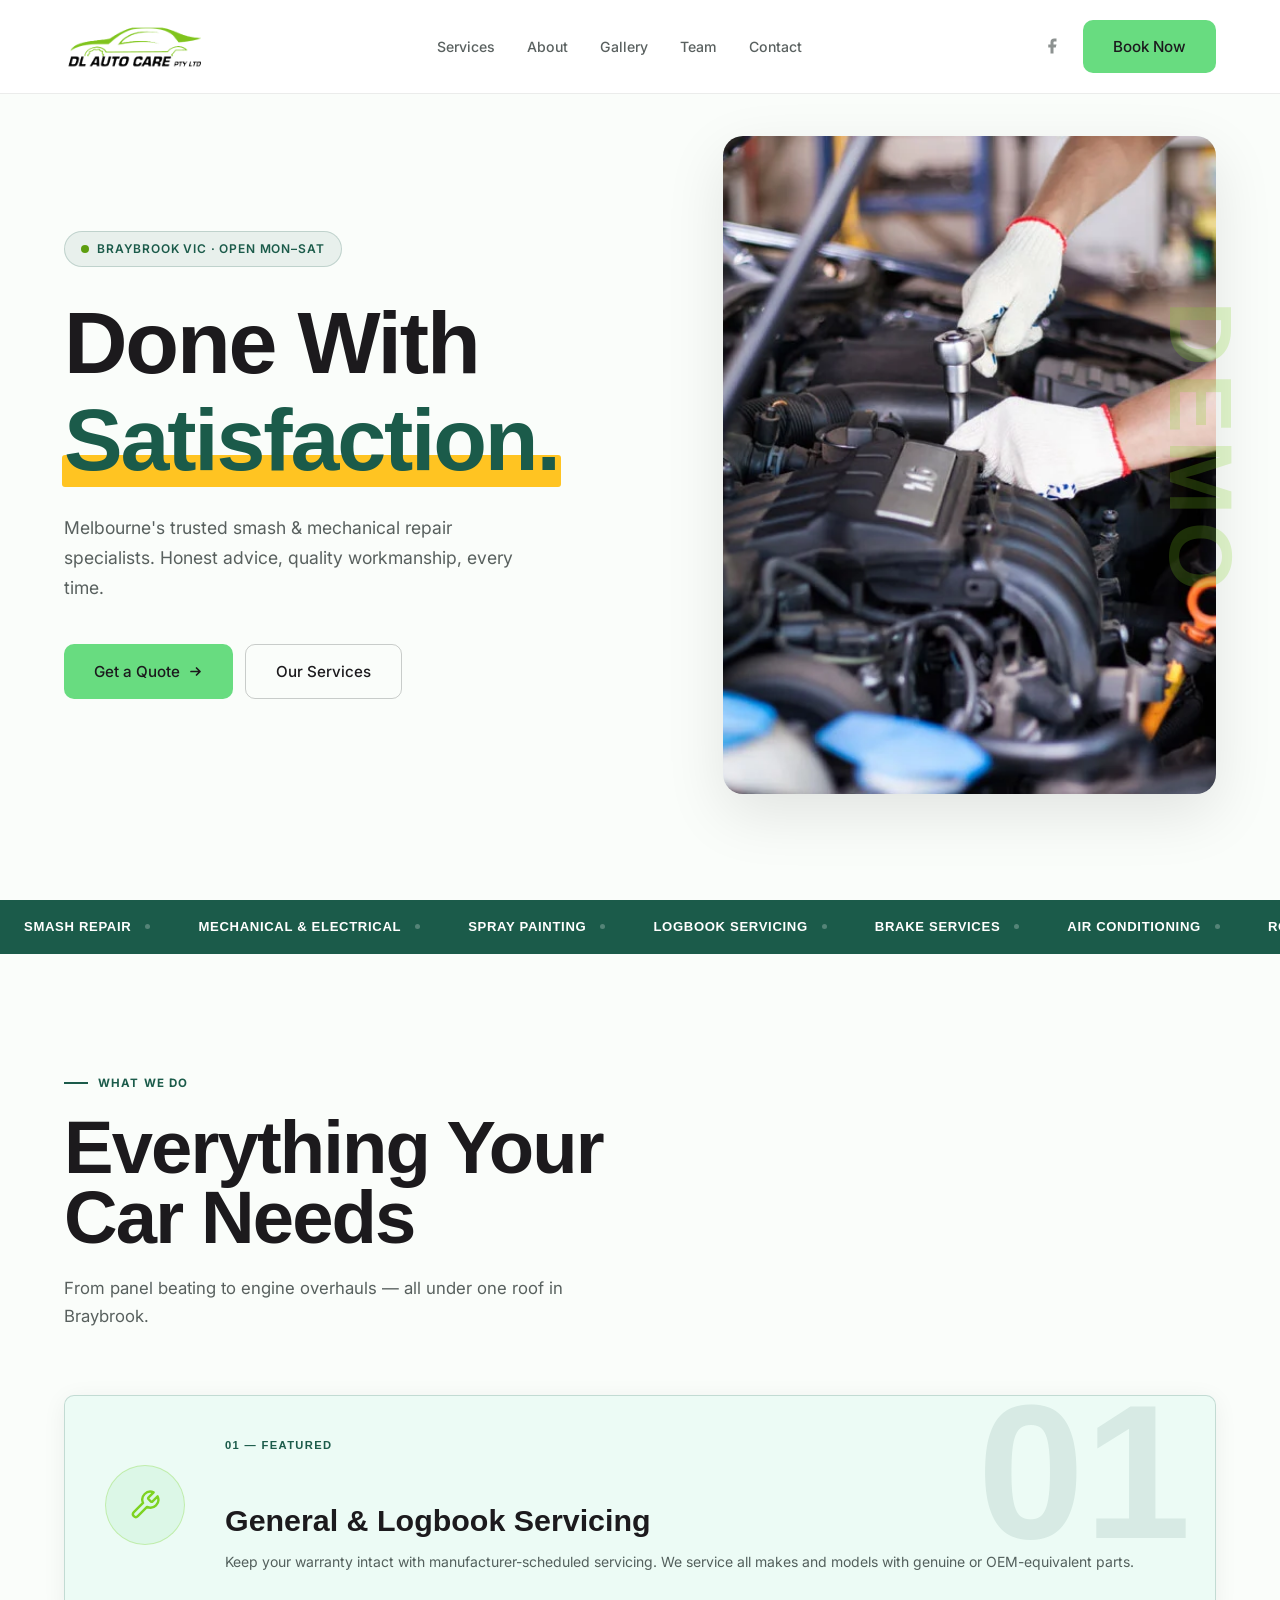
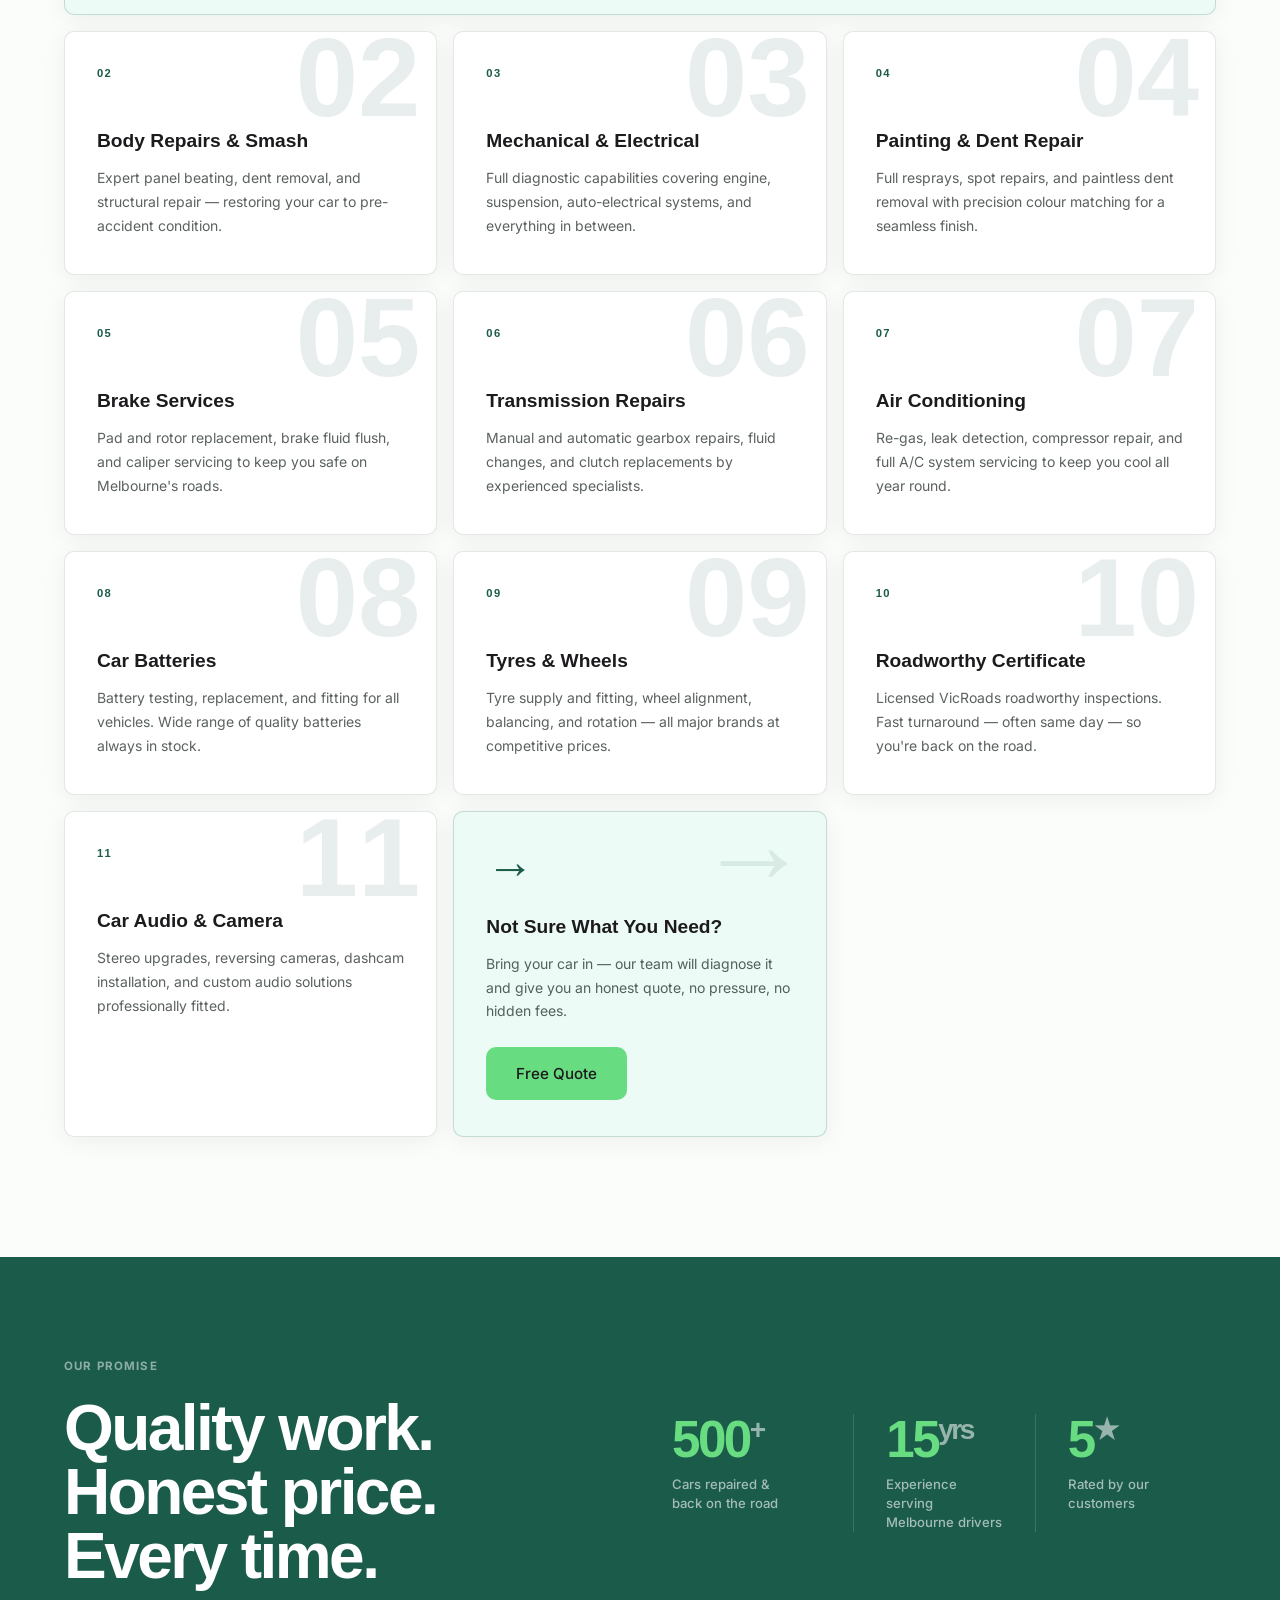
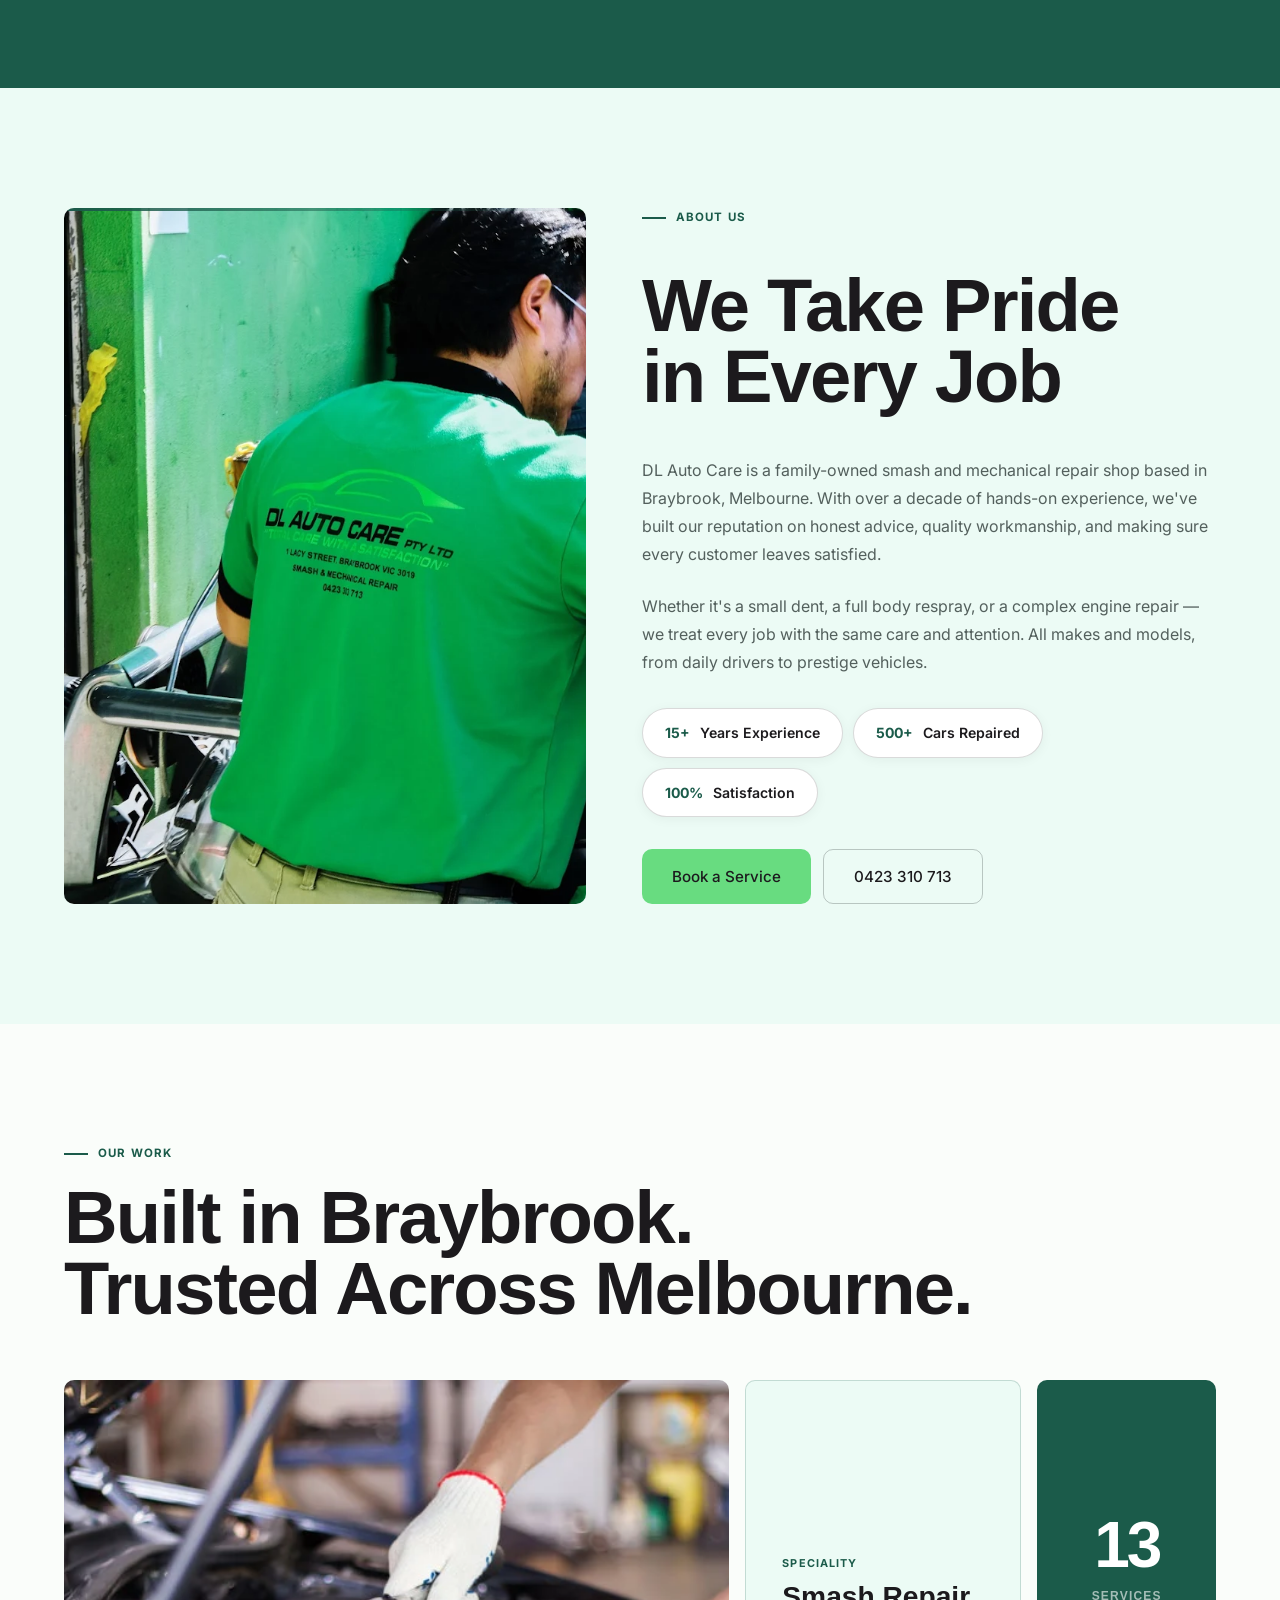
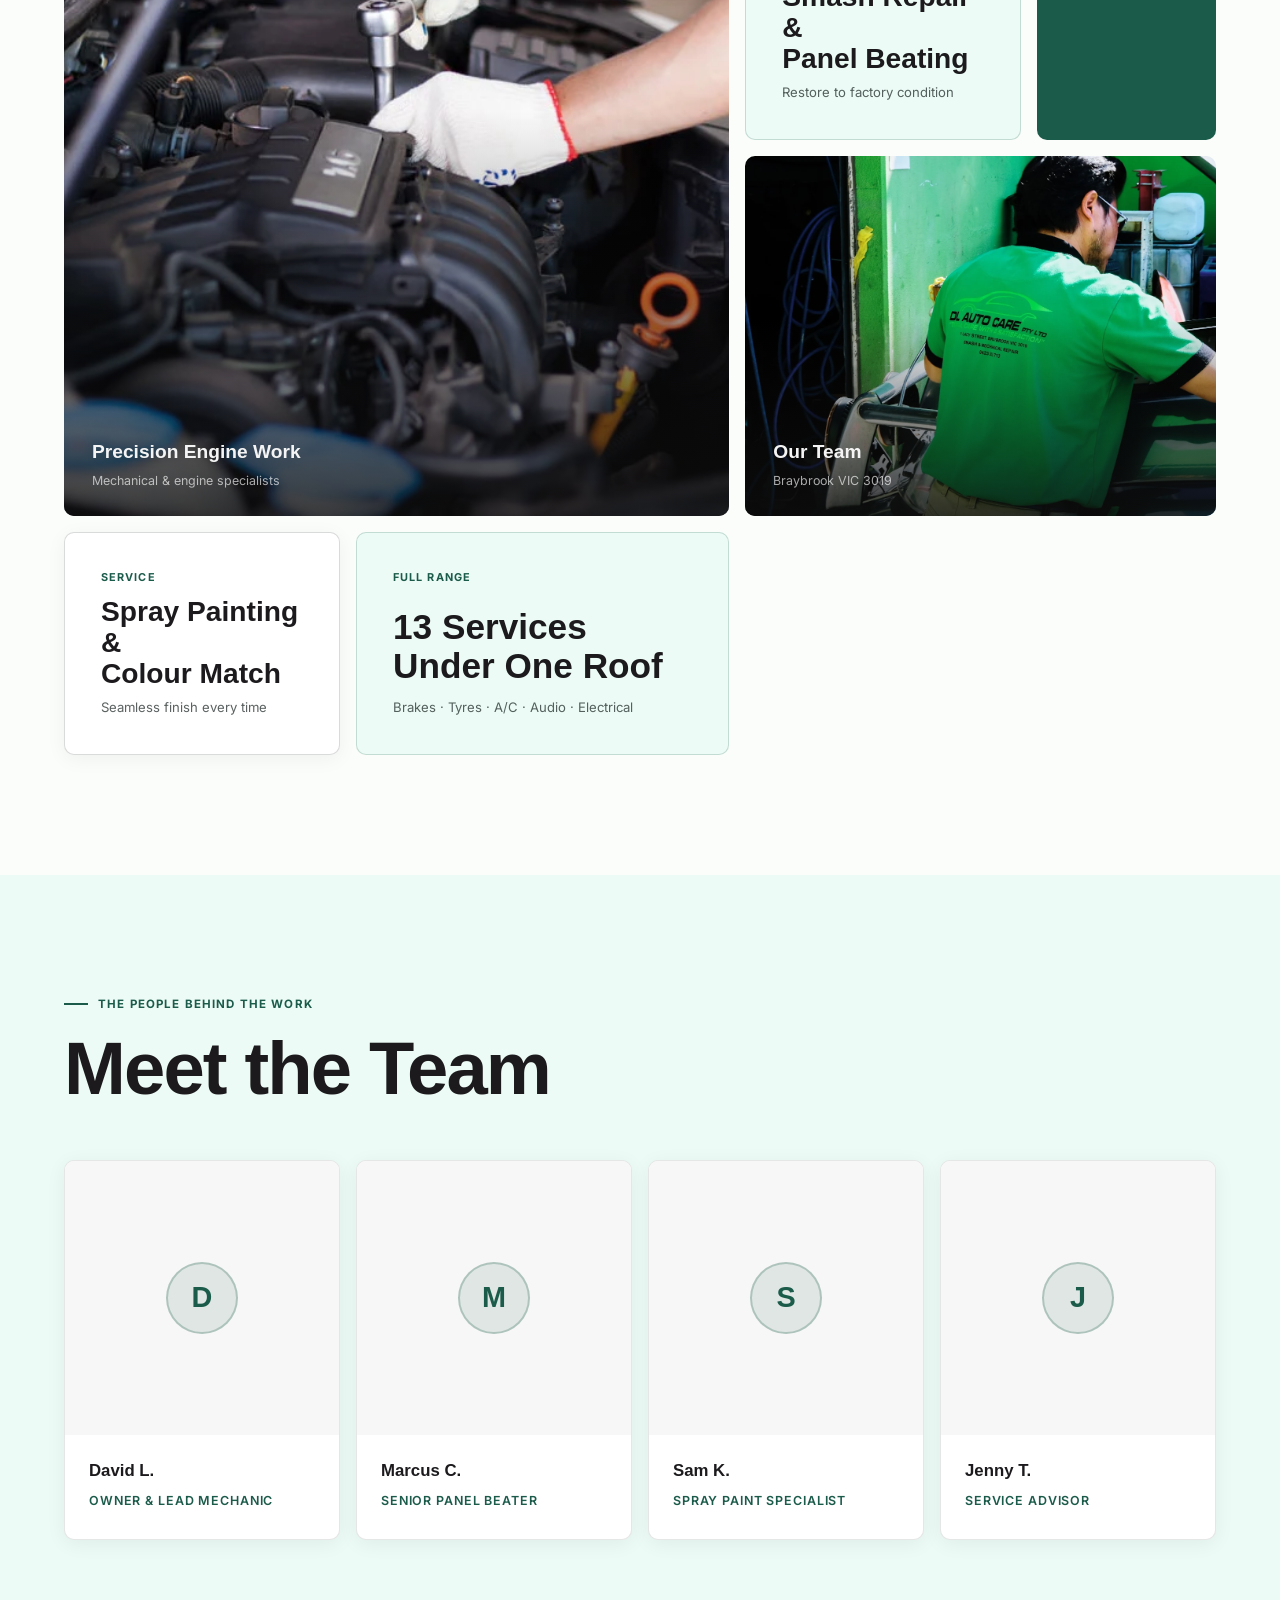
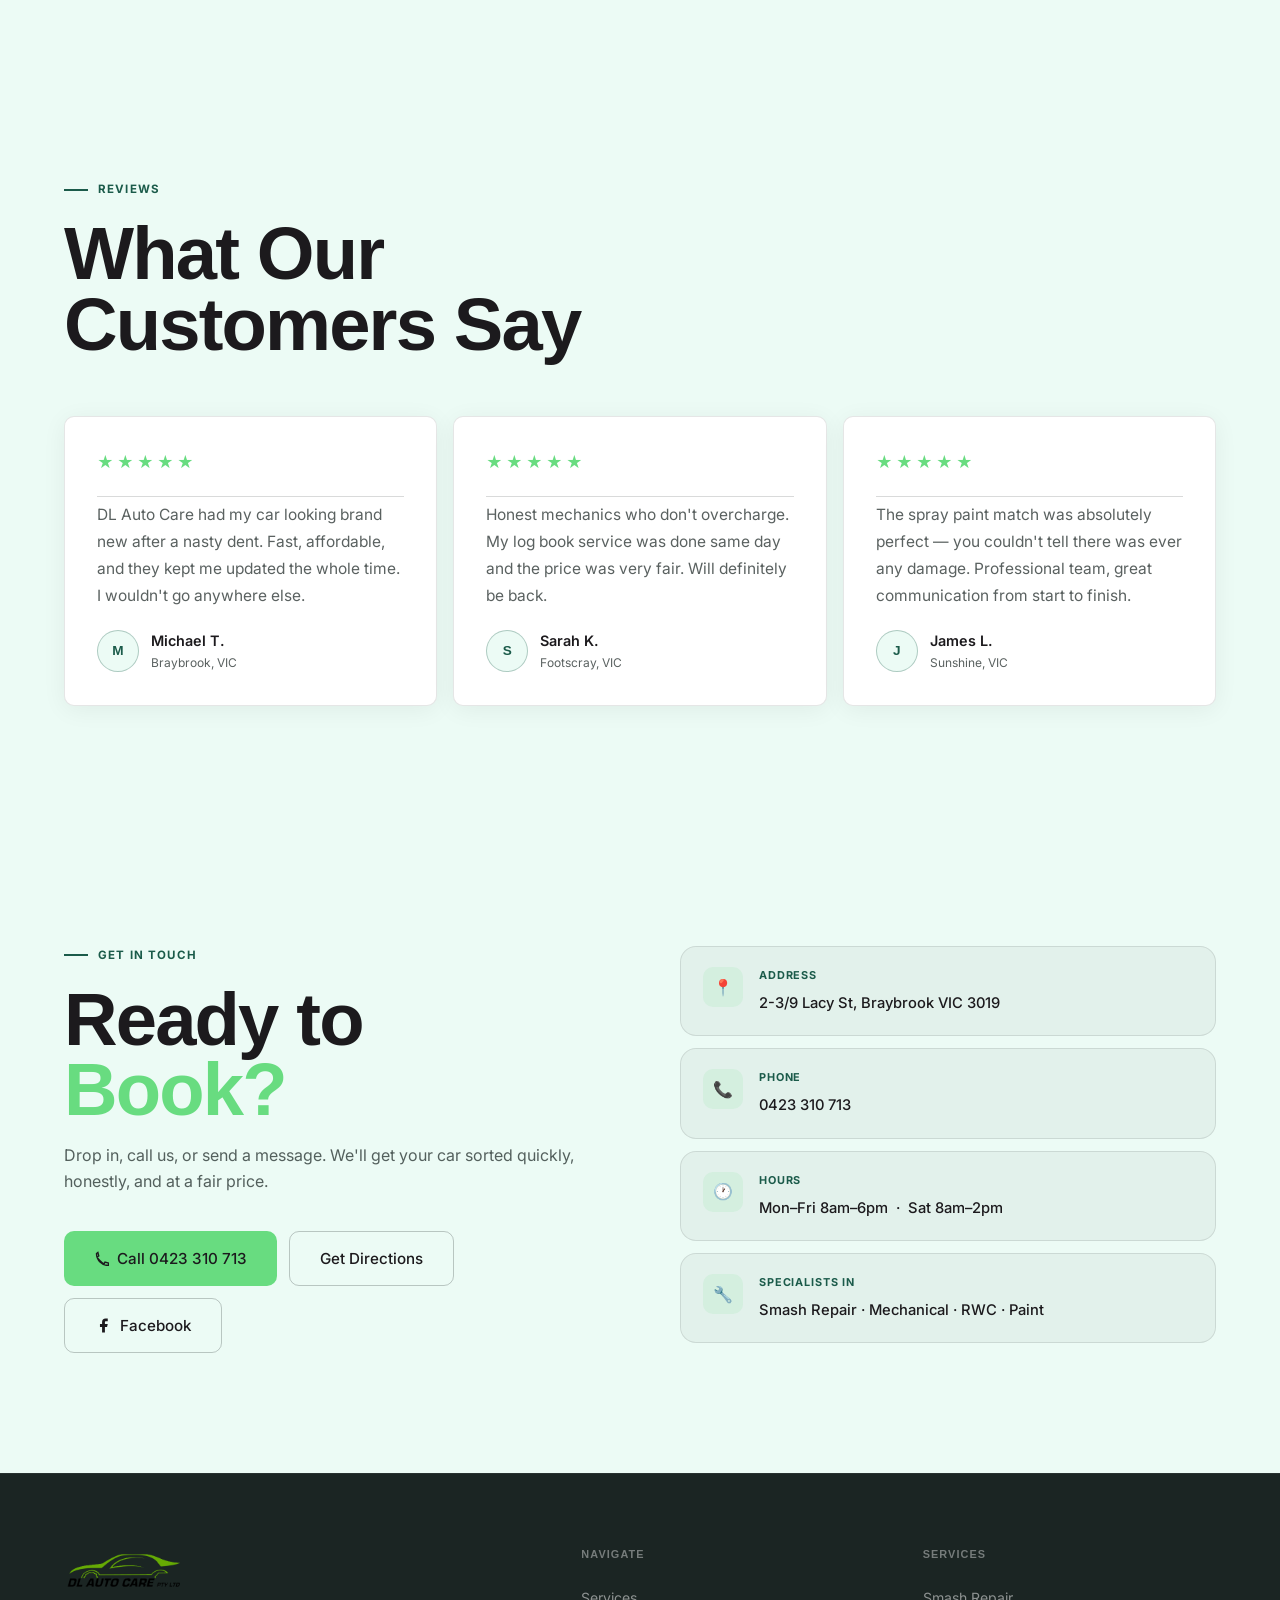
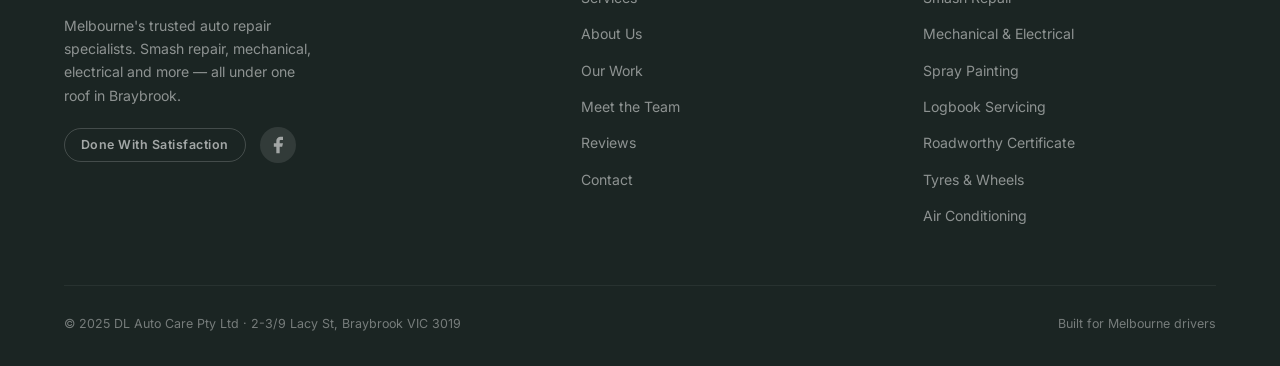
<file: v3.html>
<!DOCTYPE html>
<html lang="en">
<head>
  <meta charset="UTF-8">
  <meta name="viewport" content="width=device-width, initial-scale=1.0">
  <meta name="description" content="DL Auto Care Pty Ltd — Smash & Mechanical Repair. 2-3/9 Lacy St, Braybrook VIC 3019. Call 0423 310 713.">
  <meta property="og:title" content="DL Auto Care — Done With Satisfaction">
  <meta property="og:description" content="Melbourne's trusted smash & mechanical repair specialists.">
  <meta property="og:image" content="image2.webp">
  <title>DL Auto Care — Design 3 (Clean)</title>
  <link rel="icon" href="DLAUto logo.png">
  <link rel="preconnect" href="https://fonts.googleapis.com">
  <link rel="preconnect" href="https://fonts.gstatic.com" crossorigin>
  <link href="https://fonts.googleapis.com/css2?family=Inter:wght@400;500;600&display=swap" rel="stylesheet">
  <link href="https://api.fontshare.com/v2/css?f[]=clash-grotesk@400,500,600,700&display=swap" rel="stylesheet">
  <style>
    /* ── Reset ──────────────────────────────────────────────────── */
    *, *::before, *::after { box-sizing: border-box; margin: 0; padding: 0; }
    img, video { max-width: 100%; height: auto; display: block; }

    /* ── Tokens ─────────────────────────────────────────────────── */
    :root {
      --g:    #68dc80;            /* lime green — CTAs & highlights */
      --gd:   #4fbe65;
      --gdim: rgba(104,220,128,.12);
      --teal: #1b5b4a;            /* primary dark teal */
      --teal2:#124e52;
      --hl:   #ffc422;            /* yellow text highlight */
      --bg:   #fafdfa;            /* off-white page bg */
      --s1:   #ffffff;            /* white cards */
      --s2:   #f7f7f7;
      --sg:   #ecfbf5;            /* light teal-tinted sections */
      --w:    #1c1a1d;
      --m:    rgba(2,13,10,.65);
      --br:   rgba(2,13,10,.15);
      --r:    10px;
      --rp:   999px;
      --cw:   1200px;
      --gap:  16px;
      --footer:#1b2523;
    }

    /* ── Base ───────────────────────────────────────────────────── */
    html { scroll-behavior: smooth; }
    body { font-family: 'Inter', sans-serif; background: var(--bg); color: var(--w); line-height: 1.65; overflow-x: hidden; }
    a { color: inherit; text-decoration: none; }
    button { font-family: inherit; cursor: pointer; border: none; background: none; }
    .container { max-width: var(--cw); margin-inline: auto; padding-inline: 24px; }

    /* ── Animations ─────────────────────────────────────────────── */
    .animate       { opacity: 0; transform: translateY(30px); transition: opacity .6s ease, transform .6s ease; }
    .animate-left  { opacity: 0; transform: translateX(-40px); transition: opacity .65s ease, transform .65s ease; }
    .animate-right { opacity: 0; transform: translateX(40px);  transition: opacity .65s ease, transform .65s ease; }
    .animate-fade  { opacity: 0; transition: opacity .7s ease; }
    .animate.visible, .animate-left.visible, .animate-right.visible, .animate-fade.visible { opacity: 1; transform: none; }
    .d1 { transition-delay: .08s; } .d2 { transition-delay: .16s; } .d3 { transition-delay: .24s; }
    .d4 { transition-delay: .32s; } .d5 { transition-delay: .40s; } .d6 { transition-delay: .48s; }
    .d7 { transition-delay: .56s; } .d8 { transition-delay: .64s; }

    /* ── Keyframes ──────────────────────────────────────────────── */
    @keyframes heroIn   { from { opacity:0; transform:translateY(24px); } to { opacity:1; transform:none; } }
    @keyframes bounce   { 0%,100% { transform:translateX(-50%) translateY(0); } 50% { transform:translateX(-50%) translateY(10px); } }
    @keyframes marquee  { from { transform:translateX(0); } to { transform:translateX(-50%); } }
    @keyframes pulse    { 0%,100% { opacity:.6; } 50% { opacity:1; } }

    /* ── Buttons ────────────────────────────────────────────────── */
    .btn { display:inline-flex; align-items:center; gap:8px; border-radius:var(--rp); padding:14px 30px; font-size:.95rem; font-weight:600; min-height:48px; transition:all .22s ease; }
    .btn:focus-visible { outline:2px solid var(--g); outline-offset:3px; }
    .btn-primary { background:var(--g); color:#0d0d0d; }
    .btn-primary:hover { background:var(--gd); }
    /* Ghost button: white for dark contexts (hero), dark for light contexts */
    .btn-ghost   { background:transparent; color:#f4f4f4; border:1.5px solid rgba(255,255,255,.35); }
    .btn-ghost:hover { border-color:#f4f4f4; background:rgba(255,255,255,.07); }
    /* Ghost button on light bg sections */
    .about-body .btn-ghost,
    .sec-g .btn-ghost {
      color:var(--w); border-color:rgba(0,0,0,.28);
    }
    .about-body .btn-ghost:hover,
    .sec-g .btn-ghost:hover {
      border-color:var(--w); background:rgba(0,0,0,.05);
    }

    /* ── Pills ──────────────────────────────────────────────────── */
    .pill   { display:inline-flex; align-items:center; gap:6px; border-radius:var(--rp); padding:6px 16px; font-size:.78rem; font-weight:600; letter-spacing:.04em; }
    .p-out  { border:1px solid rgba(255,255,255,.18); color:rgba(255,255,255,.6); }
    .p-grn  { background:var(--gdim); color:var(--g); border:1px solid rgba(126,211,33,.3); }

    /* ── Section base ───────────────────────────────────────────── */
    .sec    { padding-block:120px; }
    .sec-dk { background:#e5f2cc; }
    .sec-g  { background:var(--sg); }

    .eyebrow {
      display:flex; align-items:center; gap:10px;
      font-size:.72rem; font-weight:700; letter-spacing:.1em; text-transform:uppercase; color:var(--g);
      margin-bottom:20px;
    }
    .eyebrow::before { content:''; width:24px; height:2px; background:var(--g); flex-shrink:0; }

    h2.big {
      font-family:'Syne',sans-serif; font-weight:800;
      font-size:clamp(2.4rem, 5.8vw, 5.5rem);
      letter-spacing:-.04em; line-height:.95;
      margin-bottom:20px;
    }
    .sec-intro { font-size:1.05rem; color:var(--m); max-width:500px; line-height:1.7; }

    /* ══ NAV ════════════════════════════════════════════════════ */
    .nav { position:fixed; top:0; left:0; right:0; z-index:200; padding:18px 0; transition:background .3s,backdrop-filter .3s; }
    .nav.scrolled { background:rgba(244,249,232,0.95); backdrop-filter:blur(18px); -webkit-backdrop-filter:blur(18px); border-bottom:1px solid rgba(0,0,0,.08); }
    .nav-inner { display:flex; align-items:center; justify-content:space-between; gap:24px; }
    .nav-logo img { height:57px; width:auto; }
    .nav-links { display:flex; align-items:center; gap:32px; list-style:none; }
    .nav-links a { font-size:.88rem; font-weight:500; color:var(--m); transition:color .2s; }
    .nav-links a:hover { color:var(--w); }
    .nav-right { display:flex; align-items:center; gap:12px; }

    .burger { display:none; flex-direction:column; justify-content:center; align-items:center; gap:5px; width:44px; height:44px; }
    .burger span { display:block; width:22px; height:2px; background:var(--w); border-radius:2px; transition:all .25s; }
    .burger.open span:nth-child(1) { transform:translateY(7px) rotate(45deg); }
    .burger.open span:nth-child(2) { opacity:0; }
    .burger.open span:nth-child(3) { transform:translateY(-7px) rotate(-45deg); }

    .mob-nav { position:fixed; inset:0; z-index:190; background:var(--bg); display:flex; flex-direction:column; align-items:center; justify-content:center; gap:4px; opacity:0; pointer-events:none; transition:opacity .3s; }
    .mob-nav.open { opacity:1; pointer-events:all; }
    .mob-nav a { font-family:'Syne',sans-serif; font-size:clamp(2rem,8vw,3.2rem); font-weight:700; padding:10px 0; color:var(--w); transition:color .2s; }
    .mob-nav a:hover { color:var(--g); }
    .mob-nav-foot { position:absolute; bottom:36px; font-size:.8rem; color:var(--m); }

    /* ══ HERO ════════════════════════════════════════════════════ */
    .hero { position:relative; min-height:100svh; min-height:100vh; display:flex; align-items:center; overflow:hidden; }
    .hero-bg { position:absolute; inset:0; z-index:0; }
    .hero-bg img { width:100%; height:100%; object-fit:cover; object-position:center; }
    /* Light green gradient — left side opaque for readability, fades right so image shows through */
    .hero-bg::after { content:''; position:absolute; inset:0; background:linear-gradient(105deg, rgba(244,249,232,.94) 25%, rgba(244,249,232,.65) 55%, rgba(244,249,232,.1) 100%); }
    .hero-content { position:relative; z-index:2; padding-top:110px; padding-bottom:80px; }

    .hero-ey  { animation:heroIn .6s ease .18s both; margin-bottom:28px; }
    .hero-loc {
      display:inline-flex; align-items:center; gap:8px;
      font-size:.75rem; font-weight:600; letter-spacing:.07em; text-transform:uppercase;
      color:var(--g); background:var(--gdim); border:1px solid rgba(126,211,33,.28);
      border-radius:var(--rp); padding:7px 16px;
    }
    .hero-h1  { font-family:'Syne',sans-serif; font-weight:800; font-size:clamp(2.5rem,8.5vw,7.5rem); letter-spacing:-.04em; line-height:.93; animation:heroIn .65s ease .34s both; margin-bottom:28px; color:var(--w); }
    .hero-h1 em { font-style:normal; color:var(--g); }
    .hero-sub { font-size:clamp(1rem,1.6vw,1.1rem); color:var(--m); max-width:480px; line-height:1.75; margin-bottom:40px; animation:heroIn .65s ease .48s both; }
    .hero-btns { display:flex; flex-wrap:wrap; gap:12px; animation:heroIn .65s ease .6s both; }
    .hero-btns .btn-ghost { color:var(--w); border-color:rgba(0,0,0,.22); }
    .hero-btns .btn-ghost:hover { border-color:var(--w); background:rgba(0,0,0,.05); }

    .scroll-ind { position:absolute; bottom:28px; left:50%; animation:bounce 1.6s ease-in-out infinite; color:var(--m); display:flex; flex-direction:column; align-items:center; gap:4px; font-size:.65rem; letter-spacing:.1em; text-transform:uppercase; }

    /* ══ MARQUEE ═════════════════════════════════════════════════ */
    .mq-wrap { overflow:hidden; background:var(--g); padding-block:16px; }
    .mq-track { display:flex; animation:marquee 24s linear infinite; width:max-content; }
    .mq-item { display:flex; align-items:center; gap:14px; padding-inline:24px; font-family:'Syne',sans-serif; font-weight:700; font-size:.82rem; color:#0d0d0d; white-space:nowrap; letter-spacing:.05em; text-transform:uppercase; }
    .mq-dot { width:5px; height:5px; background:rgba(0,0,0,.3); border-radius:50%; flex-shrink:0; }

    /* ══ SERVICES ════════════════════════════════════════════════ */
    .svc-grid { display:grid; grid-template-columns:repeat(3,1fr); gap:var(--gap); }

    .svc-card {
      background:var(--s1); border-radius:var(--r); padding:32px 32px 36px;
      border:1px solid var(--br); display:flex; flex-direction:column; gap:0;
      transition:border-color .25s,transform .25s,background .25s; position:relative; overflow:hidden;
      min-height:220px;
    }
    .svc-card:hover { border-color:rgba(126,211,33,.5); transform:translateY(-5px); background:var(--sg); }

    /* Giant background number */
    .svc-card::before {
      content:attr(data-n);
      position:absolute; top:-10px; right:16px;
      font-family:'Syne',sans-serif; font-weight:800;
      font-size:7rem; line-height:1; color:rgba(126,211,33,.15);
      pointer-events:none; user-select:none;
    }

    .svc-n { font-family:'Syne',sans-serif; font-size:.7rem; font-weight:700; color:var(--g); letter-spacing:.12em; text-transform:uppercase; margin-bottom:48px; }
    .svc-card h3 { font-family:'Syne',sans-serif; font-size:1.2rem; font-weight:700; line-height:1.15; margin-bottom:14px; }
    .svc-card p  { font-size:.875rem; color:var(--m); line-height:1.7; flex:1; }

    /* Featured wide card */
    .svc-feat {
      grid-column:span 3; background:var(--sg);
      border-color:rgba(126,211,33,.2);
      flex-direction:row; align-items:center; gap:40px; padding:36px 40px;
    }
    .svc-feat::before { font-size:12rem; right:24px; top:-20px; }
    .svc-feat .svc-text { flex:1; }
    .svc-feat h3 { font-size:clamp(1.3rem,2.5vw,1.9rem); margin-bottom:12px; }
    .svc-feat-badge {
      width:80px; height:80px; flex-shrink:0;
      background:var(--gdim); border-radius:50%; display:flex; align-items:center; justify-content:center;
      font-size:2rem; border:1px solid rgba(126,211,33,.3);
    }
    /* CTA card */
    .svc-cta { background:var(--sg); border-color:rgba(126,211,33,.25); justify-content:space-between; }
    .svc-cta .svc-arrow { font-family:'Syne',sans-serif; font-size:3rem; color:var(--g); line-height:1; margin-bottom:24px; }

    /* ══ STATEMENT BAND ═════════════════════════════════════════ */
    .statement-band {
      background: var(--g);
      padding-block: 80px;
    }
    .statement-inner {
      display: grid;
      grid-template-columns: 1fr 1fr;
      gap: 64px;
      align-items: center;
    }
    .statement-tag {
      font-size: .72rem; font-weight: 700; letter-spacing: .1em; text-transform: uppercase;
      color: rgba(13,13,13,.55); margin-bottom: 20px;
    }
    .statement-h {
      font-family: 'Syne', sans-serif; font-weight: 800;
      font-size: clamp(2.2rem, 5vw, 4.2rem);
      letter-spacing: -.04em; line-height: 1.0;
      color: #0d0d0d;
    }
    .statement-right {
      display: grid;
      grid-template-columns: repeat(3,1fr);
      gap: 0;
    }
    .statement-stat {
      display: flex;
      flex-direction: column;
      gap: 10px;
      padding: 0 32px;
      border-left: 1px solid rgba(13,13,13,.2);
    }
    .statement-stat:first-child { border-left: none; padding-left: 0; }
    .statement-num {
      font-family: 'Syne', sans-serif; font-weight: 800;
      font-size: clamp(2rem, 4vw, 3.8rem);
      color: #0d0d0d; letter-spacing: -.05em; line-height: 1;
    }
    .statement-num em { font-style: normal; font-size: .55em; color: rgba(13,13,13,.55); vertical-align: super; }
    .statement-stat p { font-size: .82rem; font-weight: 500; color: rgba(13,13,13,.6); line-height: 1.45; max-width: 120px; }

    @media (max-width: 768px) {
      .statement-inner { grid-template-columns: 1fr; gap: 40px; }
      .statement-band { padding-block: 56px; }
      .statement-right { grid-template-columns: repeat(3,1fr); gap: 0; }
      .statement-stat { padding: 0 16px; }
      .statement-stat:first-child { padding-left: 0; }
    }

    /* ══ ABOUT ═══════════════════════════════════════════════════ */
    .about-grid { display:grid; grid-template-columns:1fr 1.1fr; gap:56px; align-items:center; }

    .about-img {
      position:relative; border-radius:var(--r); overflow:hidden;
      aspect-ratio:3/4;
    }
    .about-img img { width:100%; height:100%; object-fit:cover; object-position:center top; transition:transform .5s ease; }
    .about-img:hover img { transform:scale(1.04); }
    /* green top accent */
    .about-img::after {
      content:''; position:absolute; top:0; left:0; right:0; height:3px;
      background:linear-gradient(to right, var(--g), transparent);
    }

    .about-body { display:flex; flex-direction:column; gap:24px; }
    .about-body p { color:var(--m); font-size:1rem; line-height:1.75; }

    .stats { display:flex; flex-wrap:wrap; gap:10px; margin-top:8px; }
    .stat {
      background:var(--s1); border:1px solid var(--br); border-radius:var(--rp);
      padding:12px 22px; font-size:.88rem; font-weight:600;
    }
    .stat strong { color:var(--g); margin-right:6px; }

    /* ══ BENTO ═══════════════════════════════════════════════════ */
    .bento { display:grid; grid-template-columns:repeat(12,1fr); grid-template-rows:360px 360px; gap:var(--gap); }

    .bento-cell { border-radius:var(--r); overflow:hidden; position:relative; }
    .bento-cell img { width:100%; height:100%; object-fit:cover; transition:transform .45s ease; }
    .bento-cell:hover img { transform:scale(1.05); }
    .bento-overlay { position:absolute; inset:0; background:linear-gradient(to top,rgba(13,13,13,.8) 0%,transparent 55%); }
    .bento-cap { position:absolute; bottom:0; left:0; right:0; padding:24px 28px; z-index:2; }
    .bento-cap h3 { font-family:'Syne',sans-serif; font-size:1.2rem; font-weight:700; color:#f4f4f4; }
    .bento-cap p  { font-size:.78rem; color:rgba(255,255,255,.65); margin-top:4px; }

    /* span helpers */
    .c8 { grid-column:span 8; }
    .c7 { grid-column:span 7; }
    .c6 { grid-column:span 6; }
    .c5 { grid-column:span 5; }
    .c4 { grid-column:span 4; }
    .c3 { grid-column:span 3; }
    .c2 { grid-column:span 2; }
    .r2 { grid-row:span 2; }

    /* Text bento cells */
    .bento-txt {
      display:flex; flex-direction:column; justify-content:flex-end; padding:36px;
      background:var(--s1); border:1px solid var(--br); border-radius:var(--r);
    }
    .bento-txt.grn { background:var(--sg); border-color:rgba(126,211,33,.2); }
    .bento-lbl { font-size:.68rem; font-weight:700; letter-spacing:.1em; text-transform:uppercase; color:var(--g); margin-bottom:10px; }
    .bento-txt h3 { font-family:'Syne',sans-serif; font-weight:700; font-size:clamp(1rem,2vw,1.5rem); line-height:1.15; }
    .bento-txt p  { font-size:.82rem; color:var(--m); margin-top:8px; line-height:1.5; }

    /* Big number cell */
    .bento-num {
      display:flex; flex-direction:column; justify-content:center; align-items:center;
      background:var(--g); border-radius:var(--r); padding:32px;
    }
    .bento-num span { font-family:'Syne',sans-serif; font-weight:800; font-size:clamp(2.5rem,5vw,4.5rem); color:#0d0d0d; line-height:1; letter-spacing:-.05em; }
    .bento-num p { font-family:'Syne',sans-serif; font-weight:700; font-size:.75rem; color:rgba(13,13,13,.6); text-transform:uppercase; letter-spacing:.1em; margin-top:10px; }

    /* ══ TESTIMONIALS ════════════════════════════════════════════ */
    .testi-track { display:grid; grid-template-columns:repeat(3,1fr); gap:var(--gap); }
    .testi-card {
      background:var(--s1); border-radius:var(--r); padding:32px;
      border:1px solid var(--br); display:flex; flex-direction:column; gap:20px;
      transition:border-color .25s;
    }
    .testi-card:hover { border-color:rgba(126,211,33,.4); }
    .stars { display:flex; gap:3px; }
    .stars span { color:var(--g); font-size:1rem; }
    .testi-q {
      font-size:.97rem; color:var(--m); line-height:1.75; flex:1;
      padding-top:4px; border-top:1px solid var(--br);
    }
    .testi-auth { display:flex; align-items:center; gap:12px; }
    .testi-av {
      width:42px; height:42px; border-radius:50%; flex-shrink:0;
      background:var(--sg); border:1.5px solid rgba(126,211,33,.3);
      display:flex; align-items:center; justify-content:center;
      font-family:'Syne',sans-serif; font-size:.85rem; font-weight:700; color:var(--g);
    }
    .testi-name { font-weight:600; font-size:.9rem; }
    .testi-loc  { font-size:.75rem; color:var(--m); }

    /* ══ TEAM ════════════════════════════════════════════════════ */
    .team-grid { display:grid; grid-template-columns:repeat(4,1fr); gap:var(--gap); }
    .team-card {
      background:var(--s1); border-radius:var(--r); border:1px solid var(--br);
      overflow:hidden; transition:border-color .25s, transform .25s;
    }
    .team-card:hover { border-color:rgba(126,211,33,.5); transform:translateY(-5px); }
    .team-photo {
      aspect-ratio:1/1; overflow:hidden; background:var(--s2);
      display:flex; align-items:center; justify-content:center;
    }
    .team-photo img { width:100%; height:100%; object-fit:cover; object-position:center top; }
    .team-av {
      width:72px; height:72px; border-radius:50%;
      background:var(--gdim); border:2px solid rgba(126,211,33,.3);
      display:flex; align-items:center; justify-content:center;
      font-family:'Syne',sans-serif; font-size:1.8rem; font-weight:700; color:var(--g);
    }
    .team-info { padding:22px 24px 28px; }
    .team-name { font-family:'Syne',sans-serif; font-size:1.05rem; font-weight:700; margin-bottom:6px; }
    .team-role { font-size:.78rem; color:var(--g); font-weight:600; text-transform:uppercase; letter-spacing:.07em; }

    /* ══ CONTACT ═════════════════════════════════════════════════ */
    .contact-wrap { display:grid; grid-template-columns:1fr 1fr; gap:80px; align-items:start; }
    .contact-wrap .eyebrow { margin-bottom:20px; }
    .contact-wrap h2.big { margin-bottom:16px; }
    .contact-wrap h2.big em { font-style:normal; color:var(--g); }
    .contact-sub { color:var(--m); font-size:1rem; margin-bottom:36px; }
    .contact-btns { display:flex; flex-wrap:wrap; gap:12px; }

    .contact-cards { display:flex; flex-direction:column; gap:12px; }
    .contact-card {
      display:flex; align-items:flex-start; gap:16px;
      background:rgba(0,0,0,0.06); border-radius:16px; padding:20px 22px;
      border:1px solid rgba(0,0,0,.09);
    }
    .cc-icon { width:40px; height:40px; background:var(--gdim); border-radius:10px; display:flex; align-items:center; justify-content:center; flex-shrink:0; font-size:1rem; }
    .cc-body strong { display:block; font-size:.68rem; font-weight:700; color:var(--g); letter-spacing:.08em; text-transform:uppercase; margin-bottom:4px; }
    .cc-body span { font-size:.92rem; font-weight:500; }

    /* ══ FOOTER ══════════════════════════════════════════════════ */
    .footer { background:#1a2c0e; border-top:1px solid rgba(255,255,255,.06); padding-top:72px; padding-bottom:32px; }
    .foot-grid { display:grid; grid-template-columns:1.6fr 1fr 1fr; gap:48px; margin-bottom:56px; }
    .foot-brand img { height:48px; margin-bottom:20px; }
    .foot-brand p { font-size:.88rem; color:rgba(255,255,255,.5); max-width:260px; line-height:1.65; }
    .foot-brand-tag { margin-top:20px; }
    .foot-col h4 { font-size:.68rem; font-weight:700; color:rgba(255,255,255,.4); letter-spacing:.1em; text-transform:uppercase; margin-bottom:20px; }
    .foot-col ul { list-style:none; display:flex; flex-direction:column; gap:10px; }
    .foot-col ul a { font-size:.88rem; color:rgba(255,255,255,.5); transition:color .2s; }
    .foot-col ul a:hover { color:var(--g); }
    .nav-fb { display:inline-flex; align-items:center; justify-content:center; width:38px; height:38px; border-radius:50%; color:var(--m); transition:color .2s,background .2s; }
    .nav-fb:hover { color:var(--g); background:var(--gdim); }

    .foot-social { display:inline-flex; align-items:center; justify-content:center; width:36px; height:36px; border-radius:50%; background:rgba(255,255,255,.1); color:rgba(255,255,255,.55); transition:background .2s,color .2s; flex-shrink:0; }
    .foot-social:hover { background:var(--g); color:#0d0d0d; }

    /* ── Back to top ─────────────────────────────────────────────── */
    .back-top { position:fixed; bottom:28px; right:28px; z-index:300; width:44px; height:44px; border-radius:50%; background:var(--g); color:#0d0d0d; display:flex; align-items:center; justify-content:center; box-shadow:0 4px 16px rgba(0,0,0,.15); opacity:0; pointer-events:none; transform:translateY(12px); transition:opacity .3s,transform .3s; }
    .back-top.show { opacity:1; pointer-events:all; transform:translateY(0); }
    .back-top:hover { background:var(--gd); }
    .foot-bar { display:flex; align-items:center; justify-content:space-between; flex-wrap:wrap; gap:12px; padding-top:28px; border-top:1px solid rgba(255,255,255,.06); font-size:.78rem; color:rgba(255,255,255,.4); }

    /* ══ DEMO BADGE ══════════════════════════════════════════════ */
    .demo-badge {
      position: fixed;
      right: 0;
      top: 50%;
      transform: translateY(-50%);
      writing-mode: vertical-lr;
      font-family: 'Syne', sans-serif;
      font-weight: 800;
      font-size: clamp(3.5rem, 7vw, 6.5rem);
      letter-spacing: .08em;
      color: rgba(126,211,33,0.22);
      pointer-events: none;
      z-index: 9999;
      user-select: none;
      padding: 0 6px;
    }

    /* ══ RESPONSIVE ══════════════════════════════════════════════ */
    @media (max-width:1024px) {
      .bento { grid-template-columns:repeat(6,1fr); grid-template-rows:300px 300px 300px; }
      .c8,.c7 { grid-column:span 6; }
      .c5 { grid-column:span 3; }
      .c4 { grid-column:span 3; }
      .c3 { grid-column:span 3; }
      .c2 { grid-column:span 3; }
      .r2 { grid-row:span 1; }
    }
    @media (max-width:900px) {
      .svc-grid { grid-template-columns:repeat(2,1fr); }
      .svc-feat { grid-column:span 2; padding:28px 32px; gap:24px; }
      .about-grid { grid-template-columns:1fr; }
      .about-img { aspect-ratio:16/9; }
      .contact-wrap { grid-template-columns:1fr; gap:48px; }
      .foot-grid { grid-template-columns:1fr 1fr; }
      .team-grid { grid-template-columns:repeat(2,1fr); }
    }
    @media (max-width:768px) {
      .nav-links, .nav-right .btn { display:none; }
      .burger { display:flex; }
      .testi-track {
        grid-template-columns:1fr;
        display:flex; overflow-x:auto; scroll-snap-type:x mandatory;
        -webkit-overflow-scrolling:touch; scrollbar-width:none; gap:var(--gap);
      }
      .testi-track::-webkit-scrollbar { display:none; }
      .testi-card { flex:0 0 82vw; scroll-snap-align:start; }
      .bento { grid-template-columns:1fr; grid-template-rows:none; }
      .bento-cell, .bento-txt, .bento-num { grid-column:span 1 !important; grid-row:span 1 !important; height:280px; }
      .bento-num { height:200px; }
      .foot-grid { grid-template-columns:1fr; }
      .foot-bar { flex-direction:column; text-align:center; }
      .sec { padding-block:72px; }
      .demo-badge { font-size: clamp(2rem, 6vw, 3.5rem); }
    }
    @media (max-width:640px) {
      .svc-grid { grid-template-columns:1fr; }
      .svc-feat { grid-column:span 1; flex-direction:column; }
      .svc-feat-badge { display:none; }
    }
    @media (max-width:480px) {
      .hero-btns { flex-direction:column; }
      .hero-btns .btn { width:100%; justify-content:center; }
      .stats { flex-direction:column; }
      .contact-btns { flex-direction:column; }
      .contact-btns .btn { width:100%; justify-content:center; }
    }

    /* ══ V3 — TECHCARES STYLE ═══════════════════════════════════ */

    /* Typography: Clash Grotesk for all headings */
    h1,h2,h3,h4 { font-family:'Clash Grotesk',sans-serif; font-weight:600; }
    h2.big { font-family:'Clash Grotesk',sans-serif; font-weight:600; letter-spacing:-.025em; }

    /* Buttons: rounded rect (10px), lime green */
    .btn { border-radius:10px; font-weight:500; }
    .btn-primary { background:var(--g); color:var(--w); }
    .btn-primary:hover { background:var(--gd); }
    .btn-ghost { color:var(--w); border-color:rgba(2,13,10,.22); }
    .btn-ghost:hover { border-color:var(--teal); color:var(--teal); background:rgba(27,91,74,.05); }
    .about-body .btn-ghost,.sec-g .btn-ghost { color:var(--w); border-color:rgba(2,13,10,.22); }
    .about-body .btn-ghost:hover,.sec-g .btn-ghost:hover { border-color:var(--teal); color:var(--teal); background:rgba(27,91,74,.05); }

    /* Nav: always white, teal hover */
    .nav { background:#fff; border-bottom:1px solid rgba(2,13,10,.08); }
    .nav.scrolled { background:#fff; backdrop-filter:none; -webkit-backdrop-filter:none; border-bottom-color:rgba(2,13,10,.1); box-shadow:0 1px 24px rgba(0,0,0,.06); }
    .nav-links a { color:rgba(2,13,10,.65); }
    .nav-links a:hover { color:var(--teal); }
    .nav-fb { color:rgba(2,13,10,.45); }
    .nav-fb:hover { color:var(--teal); background:rgba(27,91,74,.08); }

    /* Eyebrow */
    .eyebrow { color:var(--teal); }
    .eyebrow::before { background:var(--teal); }

    /* Pill tags */
    .p-grn { background:var(--gdim); color:var(--teal); border-color:rgba(104,220,128,.4); }

    /* Hero: split layout */
    .hero { background:var(--bg); }
    .hero-bg { display:none; }
    .hero-content { padding-top:0; padding-bottom:0; width:100%; }
    .hero-split { display:grid; grid-template-columns:1.1fr 0.9fr; gap:56px; align-items:center; padding-top:130px; padding-bottom:100px; }
    .hero-split-img { border-radius:20px; overflow:hidden; aspect-ratio:3/4; box-shadow:0 20px 60px rgba(0,0,0,.1); }
    .hero-split-img img { width:100%; height:100%; object-fit:cover; object-position:center top; }

    /* Hero text */
    .hero-h1 { font-family:'Clash Grotesk',sans-serif; font-weight:600; color:var(--w); font-size:clamp(2.6rem,7vw,5.5rem); letter-spacing:-.025em; line-height:1.1; margin-bottom:24px; }
    .hero-h1 em { font-style:normal; color:var(--teal); position:relative; display:inline; }
    .hero-h1 em::after { content:''; position:absolute; bottom:2px; left:-2px; right:-2px; height:32%; background:var(--hl); z-index:-1; border-radius:3px; }
    .hero-sub { color:rgba(2,13,10,.65); line-height:1.72; }
    .hero-loc { background:rgba(27,91,74,.08); border-color:rgba(27,91,74,.2); color:var(--teal); }
    .hero-btns .btn-ghost { color:var(--w); border-color:rgba(2,13,10,.2); }
    .hero-btns .btn-ghost:hover { border-color:var(--teal); color:var(--teal); }
    .scroll-ind { color:rgba(2,13,10,.3); }

    /* Marquee: dark teal */
    .mq-wrap { background:var(--teal); }
    .mq-item { color:#fff; }
    .mq-dot { background:rgba(255,255,255,.25); }

    /* Service cards: white + shadow */
    .svc-card { background:#fff; box-shadow:0 4px 24px rgba(0,0,0,.06); border-color:rgba(2,13,10,.1); }
    .svc-card:hover { border-color:rgba(27,91,74,.4); transform:translateY(-5px); background:#fff; }
    .svc-card h3 { font-family:'Clash Grotesk',sans-serif; font-weight:600; }
    .svc-card::before { color:rgba(27,91,74,.1); }
    .svc-n { color:var(--teal); }
    .svc-feat { background:var(--sg); border-color:rgba(27,91,74,.2); }
    .svc-cta { background:var(--sg); border-color:rgba(27,91,74,.2); }
    .svc-cta .svc-arrow { color:var(--teal); }

    /* Statement band: dark teal (TechCares's signature dark section) */
    .statement-band { background:var(--teal); padding-block:100px; }
    .statement-tag { color:rgba(255,255,255,.5); }
    .statement-h { color:#fff; }
    .statement-num { color:var(--g); }
    .statement-num em { color:rgba(255,255,255,.55); }
    .statement-stat p { color:rgba(255,255,255,.6); }
    .statement-stat { border-left-color:rgba(255,255,255,.15); }

    /* Section backgrounds */
    .sec-dk { background:var(--sg); }
    .sec-g   { background:var(--sg); }

    /* About */
    .about-img::after { background:linear-gradient(to right,var(--teal),transparent); }
    .stat strong { color:var(--teal); }
    .stat { background:var(--s1); box-shadow:0 2px 12px rgba(0,0,0,.05); }

    /* Bento */
    .bento-txt { background:#fff; box-shadow:0 4px 20px rgba(0,0,0,.05); }
    .bento-txt.grn { background:var(--sg); border-color:rgba(27,91,74,.2); box-shadow:none; }
    .bento-num { background:var(--teal); }
    .bento-num span { color:#fff; }
    .bento-num p { color:rgba(255,255,255,.6); }
    .bento-lbl { color:var(--teal); }

    /* Testimonials */
    .stars span { color:var(--g); }
    .testi-card { background:#fff; box-shadow:0 4px 24px rgba(0,0,0,.06); border-color:rgba(2,13,10,.1); }
    .testi-card:hover { border-color:rgba(27,91,74,.3); }
    .testi-av { background:var(--sg); border-color:rgba(27,91,74,.3); color:var(--teal); }

    /* Team */
    .team-card { background:#fff; box-shadow:0 4px 20px rgba(0,0,0,.06); border-color:rgba(2,13,10,.1); }
    .team-card:hover { border-color:rgba(27,91,74,.4); }
    .team-av { background:rgba(27,91,74,.1); border-color:rgba(27,91,74,.25); color:var(--teal); }
    .team-role { color:var(--teal); }

    /* Contact cards */
    .contact-card { background:rgba(2,13,10,.04); border-color:rgba(2,13,10,.1); }
    .cc-body strong { color:var(--teal); }

    /* Back to top */
    .back-top { background:var(--teal); color:#fff; }
    .back-top:hover { background:var(--teal2); }

    /* Footer */
    .footer { background:var(--footer); }
    .foot-social:hover { background:var(--g); color:var(--w); }
    .foot-col ul a:hover { color:var(--g); }

    @media (max-width:900px) {
      .hero-split { grid-template-columns:1fr; padding-top:120px; gap:36px; }
      .hero-split-img { aspect-ratio:16/9; }
    }

    /* ── Booking Modal ─────────────────────────────────────────── */
    .booking-overlay { position:fixed; inset:0; z-index:500; background:rgba(0,0,0,.72); display:flex; align-items:center; justify-content:center; padding:0; opacity:0; visibility:hidden; transition:opacity .3s ease,visibility .3s ease; }
    .booking-overlay.open { opacity:1; visibility:visible; }
    .booking-box { background:#fff; border-radius:0; width:min(960px,100vw); height:100vh; height:100dvh; display:flex; flex-direction:column; overflow:hidden; transform:translateY(16px); transition:transform .3s ease; }
    @media (min-width:640px) { .booking-overlay { padding:24px; } .booking-box { border-radius:20px; height:calc(100dvh - 48px); } }
    .booking-overlay.open .booking-box { transform:translateY(0); }
    .booking-header { display:flex; align-items:flex-start; justify-content:space-between; padding:20px 24px 16px; border-bottom:1px solid rgba(0,0,0,.08); flex-shrink:0; }
    .booking-header-text h3 { font-size:1.15rem; font-weight:700; color:#111; margin-bottom:4px; }
    .booking-header-text p { font-size:.82rem; color:#777; margin:0; }
    .booking-close { width:36px; height:36px; border-radius:50%; background:rgba(0,0,0,.08); border:none; cursor:pointer; display:flex; align-items:center; justify-content:center; color:#555; transition:background .2s; flex-shrink:0; margin-left:16px; }
    .booking-close:hover { background:rgba(0,0,0,.18); }
    .booking-iframe { flex:1; min-height:0; width:100%; border:none; display:block; }
  </style>
</head>
<body>

<!-- DEMO watermark — fixed right edge -->
<div class="demo-badge" aria-hidden="true">DEMO</div>

<!-- ═══ NAV ══════════════════════════════════════════════════════ -->
<nav class="nav" id="nav">
  <div class="container nav-inner">
    <a href="#" class="nav-logo" aria-label="DL Auto Care home">
      <img src="DLAUto logo.png" alt="DL Auto Care">
    </a>
    <ul class="nav-links">
      <li><a href="#services">Services</a></li>
      <li><a href="#about">About</a></li>
      <li><a href="#gallery">Gallery</a></li>
      <li><a href="#team">Team</a></li>
      <li><a href="#contact">Contact</a></li>
    </ul>
    <div class="nav-right">
      <a href="https://www.facebook.com/dlautocare" target="_blank" rel="noopener" class="nav-fb" aria-label="DL Auto Care on Facebook">
        <svg width="18" height="18" viewBox="0 0 24 24" fill="currentColor" aria-hidden="true"><path d="M18 2h-3a5 5 0 0 0-5 5v3H7v4h3v8h4v-8h3l1-4h-4V7a1 1 0 0 1 1-1h3z"/></svg>
      </a>
      <a href="#" class="btn btn-primary open-booking">Book Now</a>
      <button class="burger" id="burger" aria-label="Open menu" aria-expanded="false">
        <span></span><span></span><span></span>
      </button>
    </div>
  </div>
</nav>

<div class="mob-nav" id="mobNav">
  <a href="#services" class="mob-link">Services</a>
  <a href="#about"    class="mob-link">About</a>
  <a href="#gallery"  class="mob-link">Gallery</a>
  <a href="#team"     class="mob-link">Team</a>
  <a href="#contact"  class="mob-link">Contact</a>
  <a href="#" class="mob-link btn btn-primary open-booking" style="margin-top:20px;font-size:1.4rem;">Book Now</a>
  <span class="mob-nav-foot">DL Auto Care · 0423 310 713</span>
</div>

<main>

<!-- ═══ HERO ═════════════════════════════════════════════════════ -->
<section class="hero">
  <div class="container hero-content">
    <div class="hero-split">

      <div>
        <div class="hero-ey">
          <span class="hero-loc">
            <svg width="8" height="8"><circle cx="4" cy="4" r="4" fill="#5d9e0f"/></svg>
            Braybrook VIC · Open Mon–Sat
          </span>
        </div>
        <h1 class="hero-h1">Done With<br><em>Satisfaction.</em></h1>
        <p class="hero-sub">Melbourne's trusted smash &amp; mechanical repair specialists. Honest advice, quality workmanship, every time.</p>
        <div class="hero-btns">
          <a href="#" class="btn btn-primary open-booking">
            Get a Quote
            <svg width="15" height="15" fill="none" viewBox="0 0 15 15"><path d="M3 7.5h9M8.5 4l3.5 3.5L8.5 11" stroke="currentColor" stroke-width="1.7" stroke-linecap="round" stroke-linejoin="round"/></svg>
          </a>
          <a href="#services" class="btn btn-ghost">Our Services</a>
        </div>
      </div>

      <div class="hero-split-img">
        <img src="image1.webp" alt="Mechanic working on engine at DL Auto Care" fetchpriority="high">
      </div>

    </div>
  </div>
</section>

<!-- ═══ MARQUEE ═══════════════════════════════════════════════════ -->
<div class="mq-wrap" aria-hidden="true">
  <div class="mq-track">
    <span class="mq-item">Smash Repair<span class="mq-dot"></span></span>
    <span class="mq-item">Mechanical &amp; Electrical<span class="mq-dot"></span></span>
    <span class="mq-item">Spray Painting<span class="mq-dot"></span></span>
    <span class="mq-item">Logbook Servicing<span class="mq-dot"></span></span>
    <span class="mq-item">Brake Services<span class="mq-dot"></span></span>
    <span class="mq-item">Air Conditioning<span class="mq-dot"></span></span>
    <span class="mq-item">Roadworthy Certificate<span class="mq-dot"></span></span>
    <span class="mq-item">Tyres &amp; Wheels<span class="mq-dot"></span></span>
    <span class="mq-item">Transmission Repairs<span class="mq-dot"></span></span>
    <span class="mq-item">Car Audio &amp; Camera<span class="mq-dot"></span></span>
    <!-- duplicate for seamless loop -->
    <span class="mq-item">Smash Repair<span class="mq-dot"></span></span>
    <span class="mq-item">Mechanical &amp; Electrical<span class="mq-dot"></span></span>
    <span class="mq-item">Spray Painting<span class="mq-dot"></span></span>
    <span class="mq-item">Logbook Servicing<span class="mq-dot"></span></span>
    <span class="mq-item">Brake Services<span class="mq-dot"></span></span>
    <span class="mq-item">Air Conditioning<span class="mq-dot"></span></span>
    <span class="mq-item">Roadworthy Certificate<span class="mq-dot"></span></span>
    <span class="mq-item">Tyres &amp; Wheels<span class="mq-dot"></span></span>
    <span class="mq-item">Transmission Repairs<span class="mq-dot"></span></span>
    <span class="mq-item">Car Audio &amp; Camera<span class="mq-dot"></span></span>
  </div>
</div>

<!-- ═══ SERVICES ══════════════════════════════════════════════════ -->
<section class="sec" id="services">
  <div class="container">
    <div style="margin-bottom:64px;">
      <div class="eyebrow animate">What We Do</div>
      <h2 class="big animate d1">Everything Your<br>Car Needs</h2>
      <p class="sec-intro animate d2">From panel beating to engine overhauls — all under one roof in Braybrook.</p>
    </div>

    <div class="svc-grid">

      <div class="svc-card svc-feat animate d1" data-n="01">
        <div class="svc-feat-badge">
          <svg width="32" height="32" viewBox="0 0 24 24" fill="none" stroke="#7ED321" stroke-width="1.8" stroke-linecap="round" stroke-linejoin="round"><path d="M14.7 6.3a1 1 0 0 0 0 1.4l1.6 1.6a1 1 0 0 0 1.4 0l3.77-3.77a6 6 0 0 1-7.94 7.94l-6.91 6.91a2.12 2.12 0 0 1-3-3l6.91-6.91a6 6 0 0 1 7.94-7.94l-3.76 3.76z"/></svg>
        </div>
        <div class="svc-text">
          <div class="svc-n">01 — Featured</div>
          <h3>General &amp; Logbook Servicing</h3>
          <p>Keep your warranty intact with manufacturer-scheduled servicing. We service all makes and models with genuine or OEM-equivalent parts.</p>
        </div>
      </div>

      <div class="svc-card animate d1" data-n="02">
        <div class="svc-n">02</div>
        <h3>Body Repairs &amp; Smash</h3>
        <p>Expert panel beating, dent removal, and structural repair — restoring your car to pre-accident condition.</p>
      </div>

      <div class="svc-card animate d2" data-n="03">
        <div class="svc-n">03</div>
        <h3>Mechanical &amp; Electrical</h3>
        <p>Full diagnostic capabilities covering engine, suspension, auto-electrical systems, and everything in between.</p>
      </div>

      <div class="svc-card animate d3" data-n="04">
        <div class="svc-n">04</div>
        <h3>Painting &amp; Dent Repair</h3>
        <p>Full resprays, spot repairs, and paintless dent removal with precision colour matching for a seamless finish.</p>
      </div>

      <div class="svc-card animate d4" data-n="05">
        <div class="svc-n">05</div>
        <h3>Brake Services</h3>
        <p>Pad and rotor replacement, brake fluid flush, and caliper servicing to keep you safe on Melbourne's roads.</p>
      </div>

      <div class="svc-card animate d5" data-n="06">
        <div class="svc-n">06</div>
        <h3>Transmission Repairs</h3>
        <p>Manual and automatic gearbox repairs, fluid changes, and clutch replacements by experienced specialists.</p>
      </div>

      <div class="svc-card animate d6" data-n="07">
        <div class="svc-n">07</div>
        <h3>Air Conditioning</h3>
        <p>Re-gas, leak detection, compressor repair, and full A/C system servicing to keep you cool all year round.</p>
      </div>

      <div class="svc-card animate d1" data-n="08">
        <div class="svc-n">08</div>
        <h3>Car Batteries</h3>
        <p>Battery testing, replacement, and fitting for all vehicles. Wide range of quality batteries always in stock.</p>
      </div>

      <div class="svc-card animate d2" data-n="09">
        <div class="svc-n">09</div>
        <h3>Tyres &amp; Wheels</h3>
        <p>Tyre supply and fitting, wheel alignment, balancing, and rotation — all major brands at competitive prices.</p>
      </div>

      <div class="svc-card animate d3" data-n="10">
        <div class="svc-n">10</div>
        <h3>Roadworthy Certificate</h3>
        <p>Licensed VicRoads roadworthy inspections. Fast turnaround — often same day — so you're back on the road.</p>
      </div>

      <div class="svc-card animate d4" data-n="11">
        <div class="svc-n">11</div>
        <h3>Car Audio &amp; Camera</h3>
        <p>Stereo upgrades, reversing cameras, dashcam installation, and custom audio solutions professionally fitted.</p>
      </div>

      <div class="svc-card svc-cta animate d5" data-n="→">
        <div class="svc-arrow">→</div>
        <h3>Not Sure What You Need?</h3>
        <p>Bring your car in — our team will diagnose it and give you an honest quote, no pressure, no hidden fees.</p>
        <a href="#" class="btn btn-primary open-booking" style="margin-top:24px;align-self:flex-start;">Free Quote</a>
      </div>

    </div>
  </div>
</section>

<!-- ═══ STATEMENT BAND ═══════════════════════════════════════════ -->
<div class="statement-band">
  <div class="container">
    <div class="statement-inner">
      <div class="statement-left animate">
        <p class="statement-tag">Our Promise</p>
        <h2 class="statement-h">Quality work.<br>Honest price.<br>Every time.</h2>
      </div>
      <div class="statement-right animate d2">
        <div class="statement-stat">
          <span class="statement-num">500<em>+</em></span>
          <p>Cars repaired &amp; back on the road</p>
        </div>
        <div class="statement-stat">
          <span class="statement-num">15<em>yrs</em></span>
          <p>Experience serving Melbourne drivers</p>
        </div>
        <div class="statement-stat">
          <span class="statement-num">5<em>★</em></span>
          <p>Rated by our customers</p>
        </div>
      </div>
    </div>
  </div>
</div>

<!-- ═══ ABOUT ══════════════════════════════════════════════════════ -->
<section class="sec sec-dk" id="about">
  <div class="container">
    <div class="about-grid">

      <div class="about-img animate-left">
        <img src="image2.webp" alt="DL Auto Care mechanic at work" loading="lazy">
      </div>

      <div class="about-body">
        <div class="eyebrow animate">About Us</div>
        <h2 class="big animate d1">We Take Pride<br>in Every Job</h2>
        <p class="animate d2">DL Auto Care is a family-owned smash and mechanical repair shop based in Braybrook, Melbourne. With over a decade of hands-on experience, we've built our reputation on honest advice, quality workmanship, and making sure every customer leaves satisfied.</p>
        <p class="animate d3">Whether it's a small dent, a full body respray, or a complex engine repair — we treat every job with the same care and attention. All makes and models, from daily drivers to prestige vehicles.</p>

        <div class="stats animate d4">
          <div class="stat"><strong>15+</strong> Years Experience</div>
          <div class="stat"><strong>500+</strong> Cars Repaired</div>
          <div class="stat"><strong>100%</strong> Satisfaction</div>
        </div>

        <div class="animate d5" style="display:flex;gap:12px;flex-wrap:wrap;margin-top:8px;">
          <a href="#" class="btn btn-primary open-booking">Book a Service</a>
          <a href="tel:0423310713" class="btn btn-ghost">0423 310 713</a>
        </div>
      </div>

    </div>
  </div>
</section>

<!-- ═══ GALLERY / BENTO ════════════════════════════════════════════ -->
<section class="sec" id="gallery">
  <div class="container">
    <div style="margin-bottom:56px;">
      <div class="eyebrow animate">Our Work</div>
      <h2 class="big animate d1">Built in Braybrook.<br>Trusted Across Melbourne.</h2>
    </div>

    <div class="bento">

      <!-- Row 1 -->
      <div class="bento-cell c7 r2 animate d1">
        <img src="image1.webp" alt="Mechanic working on car engine" loading="lazy">
        <div class="bento-overlay"></div>
        <div class="bento-cap">
          <h3>Precision Engine Work</h3>
          <p>Mechanical &amp; engine specialists</p>
        </div>
      </div>

      <div class="bento-txt grn c3 animate d2">
        <div class="bento-lbl">Speciality</div>
        <h3 style="font-size:clamp(1.15rem,2.2vw,1.8rem); line-height:1.1;">Smash Repair &amp;<br>Panel Beating</h3>
        <p>Restore to factory condition</p>
      </div>

      <div class="bento-num c2 animate d3">
        <span>13</span>
        <p>Services</p>
      </div>

      <!-- Row 2 -->
      <div class="bento-cell c5 animate d4">
        <img src="image2.webp" alt="DL Auto Care team at work" loading="lazy">
        <div class="bento-overlay"></div>
        <div class="bento-cap">
          <h3>Our Team</h3>
          <p>Braybrook VIC 3019</p>
        </div>
      </div>

      <div class="bento-txt c3 animate d5">
        <div class="bento-lbl">Service</div>
        <h3 style="font-size:clamp(1.15rem,2.2vw,1.8rem); line-height:1.1;">Spray Painting &amp;<br>Colour Match</h3>
        <p>Seamless finish every time</p>
      </div>

      <div class="bento-txt grn c4 animate d6" style="justify-content:space-between; padding-top:36px;">
        <div class="bento-lbl">Full Range</div>
        <div>
          <h3 style="font-size:clamp(1.3rem,2.8vw,2.2rem); line-height:1.1;">13 Services<br>Under One Roof</h3>
          <p style="margin-top:12px;">Brakes · Tyres · A/C · Audio · Electrical</p>
        </div>
      </div>

    </div>
  </div>
</section>

<!-- ═══ TEAM ══════════════════════════════════════════════════════ -->
<section class="sec sec-dk" id="team">
  <div class="container">
    <div style="margin-bottom:56px;">
      <div class="eyebrow animate">The People Behind the Work</div>
      <h2 class="big animate d1">Meet the Team</h2>
    </div>

    <div class="team-grid">

      <div class="team-card animate d1">
        <div class="team-photo"><div class="team-av">D</div></div>
        <div class="team-info">
          <h3 class="team-name">David L.</h3>
          <p class="team-role">Owner &amp; Lead Mechanic</p>
        </div>
      </div>

      <div class="team-card animate d2">
        <div class="team-photo"><div class="team-av">M</div></div>
        <div class="team-info">
          <h3 class="team-name">Marcus C.</h3>
          <p class="team-role">Senior Panel Beater</p>
        </div>
      </div>

      <div class="team-card animate d3">
        <div class="team-photo"><div class="team-av">S</div></div>
        <div class="team-info">
          <h3 class="team-name">Sam K.</h3>
          <p class="team-role">Spray Paint Specialist</p>
        </div>
      </div>

      <div class="team-card animate d4">
        <div class="team-photo"><div class="team-av">J</div></div>
        <div class="team-info">
          <h3 class="team-name">Jenny T.</h3>
          <p class="team-role">Service Advisor</p>
        </div>
      </div>

    </div>
  </div>
</section>

<!-- ═══ TESTIMONIALS ═══════════════════════════════════════════════ -->
<section class="sec sec-dk" id="testimonials">
  <div class="container">
    <div style="margin-bottom:56px;">
      <div class="eyebrow animate">Reviews</div>
      <h2 class="big animate d1">What Our<br>Customers Say</h2>
    </div>

    <div class="testi-track">

      <div class="testi-card animate d1">
        <div class="stars"><span>★</span><span>★</span><span>★</span><span>★</span><span>★</span></div>
        <p class="testi-q">DL Auto Care had my car looking brand new after a nasty dent. Fast, affordable, and they kept me updated the whole time. I wouldn't go anywhere else.</p>
        <div class="testi-auth">
          <div class="testi-av">M</div>
          <div><div class="testi-name">Michael T.</div><div class="testi-loc">Braybrook, VIC</div></div>
        </div>
      </div>

      <div class="testi-card animate d2">
        <div class="stars"><span>★</span><span>★</span><span>★</span><span>★</span><span>★</span></div>
        <p class="testi-q">Honest mechanics who don't overcharge. My log book service was done same day and the price was very fair. Will definitely be back.</p>
        <div class="testi-auth">
          <div class="testi-av">S</div>
          <div><div class="testi-name">Sarah K.</div><div class="testi-loc">Footscray, VIC</div></div>
        </div>
      </div>

      <div class="testi-card animate d3">
        <div class="stars"><span>★</span><span>★</span><span>★</span><span>★</span><span>★</span></div>
        <p class="testi-q">The spray paint match was absolutely perfect — you couldn't tell there was ever any damage. Professional team, great communication from start to finish.</p>
        <div class="testi-auth">
          <div class="testi-av">J</div>
          <div><div class="testi-name">James L.</div><div class="testi-loc">Sunshine, VIC</div></div>
        </div>
      </div>

    </div>
  </div>
</section>

<!-- ═══ CONTACT ════════════════════════════════════════════════════ -->
<section class="sec sec-g" id="contact">
  <div class="container">
    <div class="contact-wrap">

      <div>
        <div class="eyebrow animate">Get In Touch</div>
        <h2 class="big animate d1">Ready to<br><em>Book?</em></h2>
        <p class="contact-sub animate d2">Drop in, call us, or send a message. We'll get your car sorted quickly, honestly, and at a fair price.</p>
        <div class="contact-btns animate d3">
          <a href="tel:0423310713" class="btn btn-primary">
            <svg width="15" height="15" fill="none" viewBox="0 0 15 15"><path d="M2.5 2.5c0 6.627 5.373 12 12 12V12l-3.5-.875-.875 1.75C7.917 12 3.875 7.958 3 5.75L4.75 4.875 3.875 1.375 2.5 2.5z" stroke="currentColor" stroke-width="1.4"/></svg>
            Call 0423 310 713
          </a>
          <a href="https://maps.google.com/?q=2-3/9+Lacy+St+Braybrook+VIC+3019" target="_blank" rel="noopener" class="btn btn-ghost">Get Directions</a>
          <a href="https://www.facebook.com/dlautocare" target="_blank" rel="noopener" class="btn btn-ghost" aria-label="Facebook">
            <svg width="17" height="17" viewBox="0 0 24 24" fill="currentColor" aria-hidden="true"><path d="M18 2h-3a5 5 0 0 0-5 5v3H7v4h3v8h4v-8h3l1-4h-4V7a1 1 0 0 1 1-1h3z"/></svg>
            Facebook
          </a>
        </div>
      </div>

      <div class="contact-cards">
        <div class="contact-card animate d1">
          <div class="cc-icon">📍</div>
          <div class="cc-body"><strong>Address</strong><span>2-3/9 Lacy St, Braybrook VIC 3019</span></div>
        </div>
        <div class="contact-card animate d2">
          <div class="cc-icon">📞</div>
          <div class="cc-body"><strong>Phone</strong><span><a href="tel:0423310713" style="color:var(--w);">0423 310 713</a></span></div>
        </div>
        <div class="contact-card animate d3">
          <div class="cc-icon">🕐</div>
          <div class="cc-body"><strong>Hours</strong><span>Mon–Fri 8am–6pm &nbsp;·&nbsp; Sat 8am–2pm</span></div>
        </div>
        <div class="contact-card animate d4">
          <div class="cc-icon">🔧</div>
          <div class="cc-body"><strong>Specialists In</strong><span>Smash Repair · Mechanical · RWC · Paint</span></div>
        </div>
      </div>

    </div>
  </div>
</section>

</main>

<!-- ═══ FOOTER ════════════════════════════════════════════════════ -->
<footer class="footer">
  <div class="container">
    <div class="foot-grid">
      <div class="foot-brand animate">
        <img src="DLAUto logo.png" alt="DL Auto Care" loading="lazy">
        <p>Melbourne's trusted auto repair specialists. Smash repair, mechanical, electrical and more — all under one roof in Braybrook.</p>
        <div class="foot-brand-tag" style="display:flex;align-items:center;gap:14px;">
          <span class="pill p-out">Done With Satisfaction</span>
          <a href="https://www.facebook.com/dlautocare" target="_blank" rel="noopener" class="foot-social" aria-label="DL Auto Care on Facebook">
            <svg width="20" height="20" viewBox="0 0 24 24" fill="currentColor" aria-hidden="true"><path d="M18 2h-3a5 5 0 0 0-5 5v3H7v4h3v8h4v-8h3l1-4h-4V7a1 1 0 0 1 1-1h3z"/></svg>
          </a>
        </div>
      </div>
      <div class="foot-col animate d1">
        <h4>Navigate</h4>
        <ul>
          <li><a href="#services">Services</a></li>
          <li><a href="#about">About Us</a></li>
          <li><a href="#gallery">Our Work</a></li>
          <li><a href="#team">Meet the Team</a></li>
          <li><a href="#testimonials">Reviews</a></li>
          <li><a href="#contact">Contact</a></li>
        </ul>
      </div>
      <div class="foot-col animate d2">
        <h4>Services</h4>
        <ul>
          <li><a href="#services">Smash Repair</a></li>
          <li><a href="#services">Mechanical &amp; Electrical</a></li>
          <li><a href="#services">Spray Painting</a></li>
          <li><a href="#services">Logbook Servicing</a></li>
          <li><a href="#services">Roadworthy Certificate</a></li>
          <li><a href="#services">Tyres &amp; Wheels</a></li>
          <li><a href="#services">Air Conditioning</a></li>
        </ul>
      </div>
    </div>
    <div class="foot-bar animate">
      <span>© 2025 DL Auto Care Pty Ltd · 2-3/9 Lacy St, Braybrook VIC 3019</span>
      <span>Built for Melbourne drivers</span>
    </div>
  </div>
</footer>

<a href="#" class="back-top" id="backTop" aria-label="Back to top">
  <svg width="18" height="18" fill="none" viewBox="0 0 18 18"><path d="M4 11l5-5 5 5" stroke="currentColor" stroke-width="1.9" stroke-linecap="round" stroke-linejoin="round"/></svg>
</a>

<!-- ═══ BOOKING MODAL ════════════════════════════════════════════ -->
<div class="booking-overlay" id="bookingOverlay" role="dialog" aria-modal="true" aria-label="Online Booking">
  <div class="booking-box">
    <div class="booking-header">
      <div class="booking-header-text">
        <h3>Book a Service</h3>
        <p>Fill in your details below and we'll confirm your appointment shortly.</p>
      </div>
      <button class="booking-close" id="bookingClose" aria-label="Close booking">
        <svg width="16" height="16" viewBox="0 0 24 24" fill="none" stroke="currentColor" stroke-width="2.5" stroke-linecap="round"><line x1="18" y1="6" x2="6" y2="18"/><line x1="6" y1="6" x2="18" y2="18"/></svg>
      </button>
    </div>
    <iframe class="booking-iframe" src="about:blank" data-src="https://www.mechanicdesk.com.au/online-booking/75d4c8e7552f8e3c612a6cd966e771ba8296a332" title="Online Booking"></iframe>
  </div>
</div>

<script>
  // Nav scroll + back-to-top visibility
  const nav = document.getElementById('nav');
  const backTop = document.getElementById('backTop');
  window.addEventListener('scroll', () => {
    nav.classList.toggle('scrolled', scrollY > 40);
    backTop.classList.toggle('show', scrollY > 400);
  }, { passive: true });
  backTop.addEventListener('click', e => { e.preventDefault(); window.scrollTo({ top: 0, behavior: 'smooth' }); });

  // Hamburger
  const burger = document.getElementById('burger');
  const mobNav = document.getElementById('mobNav');
  const toggle = (open) => {
    burger.classList.toggle('open', open);
    mobNav.classList.toggle('open', open);
    burger.setAttribute('aria-expanded', open);
    document.body.style.overflow = open ? 'hidden' : '';
  };
  burger.addEventListener('click', () => toggle(!mobNav.classList.contains('open')));
  document.querySelectorAll('.mob-link').forEach(l => l.addEventListener('click', () => toggle(false)));
  document.addEventListener('keydown', e => e.key === 'Escape' && toggle(false));

  // Intersection Observer
  const obs = new IntersectionObserver(
    entries => entries.forEach(e => { if (e.isIntersecting) { e.target.classList.add('visible'); obs.unobserve(e.target); } }),
    { threshold: 0.1 }
  );
  document.querySelectorAll('.animate, .animate-left, .animate-right, .animate-fade').forEach(el => obs.observe(el));

  // Booking modal
  const bookingOverlay = document.getElementById('bookingOverlay');
  const bookingIframe  = bookingOverlay.querySelector('.booking-iframe');
  let iframeLoaded = false;
  function openBooking(e) {
    e.preventDefault();
    if (!iframeLoaded) { bookingIframe.src = bookingIframe.dataset.src; iframeLoaded = true; }
    bookingOverlay.classList.add('open');
    document.body.style.overflow = 'hidden';
  }
  function closeBooking() {
    bookingOverlay.classList.remove('open');
    document.body.style.overflow = '';
  }
  document.querySelectorAll('.open-booking').forEach(b => b.addEventListener('click', openBooking));
  document.getElementById('bookingClose').addEventListener('click', closeBooking);
  bookingOverlay.addEventListener('click', e => { if (e.target === bookingOverlay) closeBooking(); });
  document.addEventListener('keydown', e => { if (e.key === 'Escape' && bookingOverlay.classList.contains('open')) closeBooking(); });
</script>
</body>
</html>
</file>
